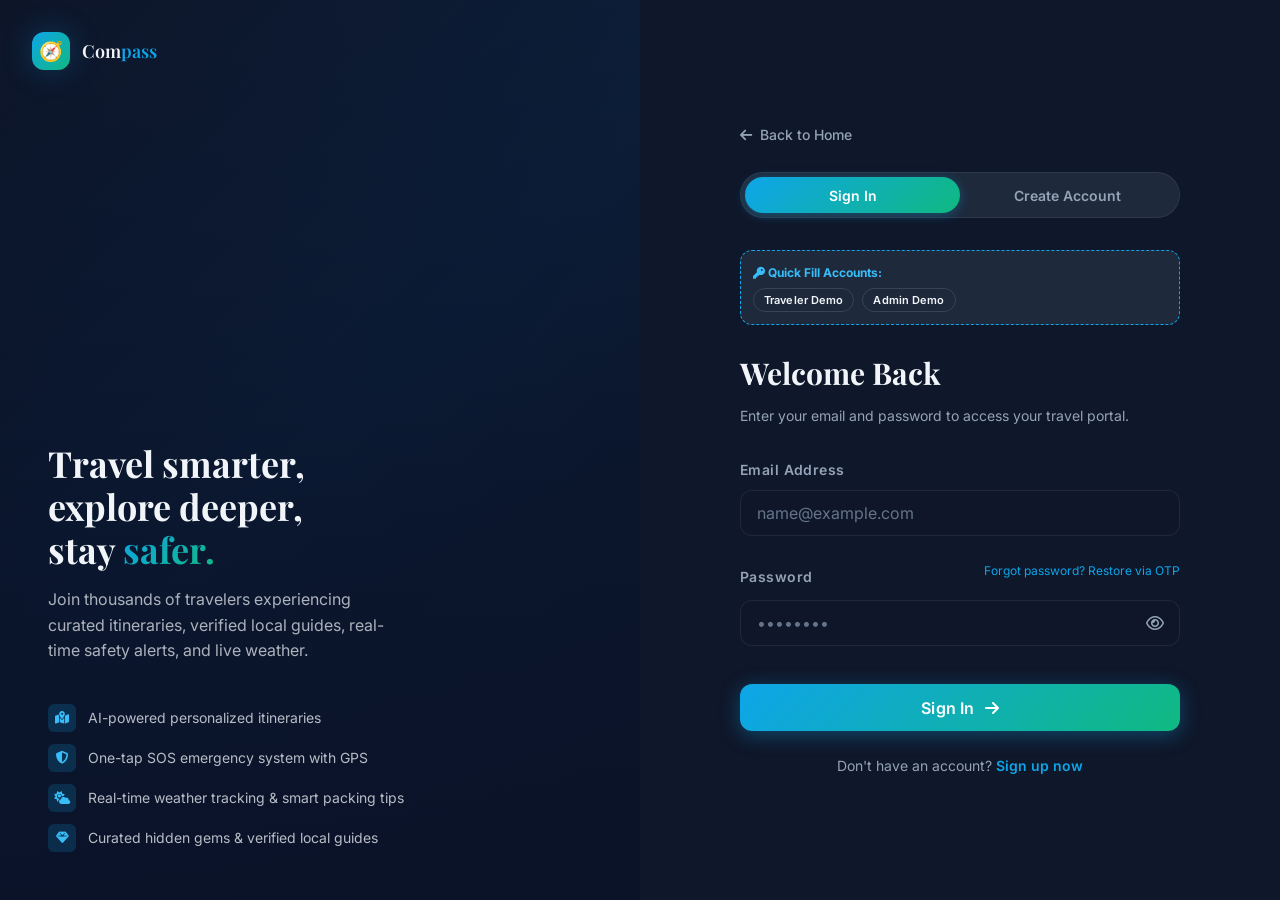
<file: frontend/admin-dashboard.html>
<!DOCTYPE html>
<html lang="en">
<head>
  <meta charset="UTF-8" />
  <meta name="viewport" content="width=device-width, initial-scale=1.0" />
  <meta name="description" content="Administration Console — Hierarchical portal for User monitoring & editing and Local Guide verification." />
  <title>Admin Portal — Compass</title>

  <!-- Favicon -->
  <link rel="icon" href="data:image/svg+xml,<svg xmlns='http://www.w3.org/2000/svg' viewBox='0 0 100 100'><text y='.9em' font-size='90'>🛡️</text></svg>" />

  <!-- Stylesheets -->
  <link rel="stylesheet" href="css/style.css" />
  <link rel="stylesheet" href="https://cdnjs.cloudflare.com/ajax/libs/font-awesome/6.5.0/css/all.min.css" />

  <!-- Instant Auth & Role Guard -->
  <script>
    if (!localStorage.getItem('st_token')) {
      sessionStorage.setItem('st_redirect_after_login', window.location.href);
      alert('🔒 Access Restricted: Please sign in as an Admin to access this dashboard.');
      window.location.href = 'login.html';
    } else {
      try {
        const u = JSON.parse(localStorage.getItem('st_user') || '{}');
        if (u.role !== 'ROLE_ADMIN') {
          alert('⛔ Access Denied: Admin privileges required to view this portal.');
          window.location.href = 'index.html';
        }
      } catch(e) {}
    }
  </script>

  <style>
    .admin-hero {
      padding: calc(var(--nav-height) + var(--space-6)) 0 var(--space-4);
      background: var(--gradient-hero);
      border-bottom: 1px solid var(--clr-border);
    }
    .hierarchy-nav-card {
      background: var(--clr-surface);
      border: 1px solid var(--clr-border-light);
      border-radius: var(--radius-xl);
      padding: var(--space-4) var(--space-6);
      display: flex;
      align-items: center;
      justify-content: space-between;
      gap: var(--space-4);
      flex-wrap: wrap;
      margin-bottom: var(--space-6);
      box-shadow: var(--shadow-sm);
    }
    .hierarchy-crumbs {
      display: flex;
      align-items: center;
      gap: var(--space-3);
      font-size: var(--text-sm);
      color: var(--clr-text-muted);
      flex-wrap: wrap;
    }
    .hierarchy-crumb-item {
      display: inline-flex;
      align-items: center;
      gap: 6px;
      padding: 4px 12px;
      border-radius: var(--radius-full);
      font-weight: 600;
      transition: var(--transition-fast);
      cursor: pointer;
      text-decoration: none;
    }
    .hierarchy-crumb-item.parent {
      background: rgba(168, 85, 247, 0.15);
      color: #c084fc;
      border: 1px solid rgba(168, 85, 247, 0.3);
    }
    .hierarchy-crumb-item.child1 {
      background: rgba(14, 165, 233, 0.15);
      color: var(--clr-primary-light);
      border: 1px solid rgba(14, 165, 233, 0.3);
    }
    .hierarchy-crumb-item.child2 {
      background: rgba(16, 185, 129, 0.15);
      color: #34d399;
      border: 1px solid rgba(16, 185, 129, 0.3);
    }
    .stats-row {
      display: grid;
      grid-template-columns: repeat(auto-fit, minmax(220px, 1fr));
      gap: var(--space-4);
      margin-bottom: var(--space-6);
    }
    .stat-card {
      background: var(--clr-surface);
      border: 1px solid var(--clr-border);
      border-radius: var(--radius-lg);
      padding: var(--space-5);
      position: relative;
    }
    .stat-card .val {
      font-size: var(--text-3xl);
      font-weight: 800;
      font-family: var(--font-heading);
      margin: 4px 0;
    }
    .admin-tabs-bar {
      display: flex;
      gap: var(--space-2);
      border-bottom: 1px solid var(--clr-border);
      margin-bottom: var(--space-6);
      overflow-x: auto;
      padding-bottom: 2px;
    }
    .admin-tab-btn {
      padding: var(--space-3) var(--space-5);
      background: none;
      border: none;
      border-bottom: 2px solid transparent;
      color: var(--clr-text-muted);
      font-size: var(--text-sm);
      font-weight: 600;
      cursor: pointer;
      display: flex;
      align-items: center;
      gap: 8px;
      white-space: nowrap;
      transition: var(--transition-fast);
    }
    .admin-tab-btn:hover {
      color: #fff;
    }
    .admin-tab-btn.active {
      color: var(--clr-primary-light);
      border-bottom-color: var(--clr-primary);
    }
    .admin-table-container {
      background: var(--clr-surface);
      border: 1px solid var(--clr-border);
      border-radius: var(--radius-lg);
      overflow-x: auto;
      margin-bottom: var(--space-8);
      box-shadow: var(--shadow-sm);
    }
    .admin-table {
      width: 100%;
      border-collapse: collapse;
      text-align: left;
      font-size: var(--text-sm);
    }
    .admin-table th {
      background: var(--clr-surface-2);
      padding: var(--space-4);
      color: var(--clr-text-muted);
      font-weight: 600;
      border-bottom: 1px solid var(--clr-border);
      white-space: nowrap;
    }
    .admin-table td {
      padding: var(--space-4);
      border-bottom: 1px solid var(--clr-border);
      vertical-align: middle;
    }
    .admin-table tr:hover td {
      background: rgba(255, 255, 255, 0.015);
    }
    .status-badge {
      display: inline-flex;
      align-items: center;
      gap: 4px;
      padding: 3px 8px;
      border-radius: var(--radius-full);
      font-size: 11px;
      font-weight: 700;
      text-transform: uppercase;
      letter-spacing: 0.3px;
    }
    .status-badge.verified   { background: rgba(16,185,129,0.2); color: #34d399; border: 1px solid rgba(16,185,129,0.4); }
    .status-badge.pending    { background: rgba(245,158,11,0.2); color: #fbbf24; border: 1px solid rgba(245,158,11,0.4); }
    .status-badge.active     { background: rgba(14,165,233,0.2); color: var(--clr-primary-light); border: 1px solid rgba(14,165,233,0.4); }
    .status-badge.suspended  { background: rgba(239,68,68,0.2); color: #f87171; border: 1px solid rgba(239,68,68,0.4); }

    /* Guide Cards Grid */
    .guides-grid {
      display: grid;
      grid-template-columns: repeat(auto-fill, minmax(320px, 1fr));
      gap: var(--space-5);
      margin-bottom: var(--space-12);
    }
    .guide-admin-card {
      background: var(--clr-surface);
      border: 1px solid var(--clr-border);
      border-radius: var(--radius-xl);
      padding: var(--space-5);
      display: flex;
      flex-direction: column;
      justify-content: space-between;
      position: relative;
      transition: var(--transition-base);
    }
    .guide-admin-card:hover {
      border-color: var(--clr-border-light);
      box-shadow: var(--shadow-md);
    }
    .guide-admin-header {
      display: flex;
      gap: var(--space-3);
      align-items: center;
      margin-bottom: var(--space-4);
    }
    .guide-admin-avatar {
      width: 60px;
      height: 60px;
      border-radius: 50%;
      object-fit: cover;
      border: 2px solid var(--clr-primary);
      flex-shrink: 0;
    }
    .modal-overlay {
      position: fixed;
      inset: 0;
      background: rgba(15, 23, 42, 0.75);
      backdrop-filter: var(--glass-blur);
      z-index: 2000;
      display: none;
      place-items: center;
      padding: var(--space-4);
      animation: fade-in 0.2s ease;
    }
    .modal-overlay.open {
      display: grid;
    }
    .modal-content {
      background: var(--clr-surface);
      border: 1px solid var(--clr-border-light);
      border-radius: var(--radius-xl);
      max-width: 580px;
      width: 100%;
      max-height: 90vh;
      overflow-y: auto;
      padding: var(--space-6);
      box-shadow: var(--shadow-lg);
    }
  </style>
</head>
<body>

  <!-- NAVBAR -->
  <nav class="navbar" id="navbar" role="navigation" aria-label="Main navigation">
    <div class="container">
      <a href="index.html" class="nav-logo" aria-label="Compass Home">
        <div class="nav-logo-icon">🧭</div>
        <span class="nav-logo-text">Com<span>pass</span></span>
      </a>
      <ul class="nav-links" role="list">
        <li><a href="index.html" class="nav-link">Home</a></li>
        <li><a href="index.html#destinations" class="nav-link">Explore</a></li>
        <li><a href="planner.html" class="nav-link">Travel Planner</a></li>
        <li><a href="weather.html" class="nav-link">Weather</a></li>
        <li><a href="emergency.html" class="nav-link">Emergency</a></li>
      </ul>
      <div class="nav-cta">
        <a href="login.html" class="btn btn-outline btn-sm" id="nav-login-btn">Login</a>
        <a href="login.html#register" class="btn btn-primary btn-sm" id="nav-register-btn">Get Started</a>
      </div>
      <button class="hamburger" id="hamburger" aria-label="Toggle mobile menu" aria-expanded="false">
        <span></span><span></span><span></span>
      </button>
    </div>
  </nav>

  <!-- Mobile nav -->
  <div class="mobile-nav" id="mobile-nav" role="menu">
    <a href="index.html" class="nav-link" role="menuitem">Home</a>
    <a href="index.html#destinations" class="nav-link" role="menuitem">Explore</a>
    <a href="planner.html" class="nav-link" role="menuitem">Travel Planner</a>
    <a href="weather.html" class="nav-link" role="menuitem">Weather</a>
    <a href="emergency.html" class="nav-link" role="menuitem">Emergency</a>
    <div style="display:flex;gap:var(--space-3);margin-top:var(--space-2);">
      <a href="login.html" class="btn btn-outline btn-sm" style="flex:1">Login</a>
      <a href="login.html#register" class="btn btn-primary btn-sm" style="flex:1">Register</a>
    </div>
  </div>

  <!-- Header -->
  <header class="admin-hero">
    <div class="container">
      <div style="display:flex; justify-content:space-between; align-items:flex-end; flex-wrap:wrap; gap:var(--space-4);">
        <div>
          <div style="display:inline-flex; align-items:center; gap:6px; padding:3px 12px; border-radius:var(--radius-full); font-size:11px; font-weight:700; background:rgba(168,85,247,0.15); color:#c084fc; border:1px solid rgba(168,85,247,0.3); margin-bottom:var(--space-2);">
            <i class="fa-solid fa-sitemap"></i> Master Management Console
          </div>
          <h1 style="font-size:clamp(var(--text-2xl), 3.5vw, var(--text-3xl)); margin:0; color:#fff;">
            Platform Administration & Hierarchy
          </h1>
          <p style="color:var(--clr-text-muted); font-size:var(--text-sm); margin-top:4px;">
            Hierarchical Governance: <strong>Admin (Parent)</strong> ➔ <strong>User Monitoring & Editing (Child 1)</strong> ➔ <strong>Guide Verification (Child 2)</strong>.
          </p>
        </div>

        <div style="display:flex; gap:var(--space-2); flex-wrap:wrap;">
          <button class="btn btn-outline btn-sm" onclick="refreshAdminData()">
            <i class="fa-solid fa-arrows-rotate"></i> Refresh Telemetry
          </button>
          <a href="profile.html" class="btn btn-primary btn-sm">
            <i class="fa-solid fa-user"></i> My Admin Profile
          </a>
        </div>
      </div>
    </div>
  </header>

  <main class="container" style="margin-top:var(--space-6);">

    <!-- Hierarchical Relationship Navigation Bar -->
    <div class="hierarchy-nav-card">
      <div>
        <div style="font-size:11px; color:var(--clr-text-muted); text-transform:uppercase; letter-spacing:0.5px; margin-bottom:4px;">
          Active Administrative Path
        </div>
        <div class="hierarchy-crumbs">
          <span class="hierarchy-crumb-item parent" onclick="switchAdminTab('overview')">
            <i class="fa-solid fa-crown"></i> Admin (Parent)
          </span>
          <i class="fa-solid fa-chevron-right" style="font-size:10px; color:var(--clr-text-faint);"></i>
          <span class="hierarchy-crumb-item child1" onclick="switchAdminTab('users')">
            <i class="fa-solid fa-users"></i> Child 1: Users
          </span>
          <i class="fa-solid fa-chevron-right" style="font-size:10px; color:var(--clr-text-faint);"></i>
          <span class="hierarchy-crumb-item child2" onclick="switchAdminTab('guides')">
            <i class="fa-solid fa-user-shield"></i> Child 2: Guides
          </span>
        </div>
      </div>

      <div style="display:flex; gap:var(--space-2); flex-wrap:wrap;">
        <button type="button" class="btn btn-outline btn-sm" onclick="openAddUserModal()" style="font-size:12px;">
          <i class="fa-solid fa-user-plus"></i> New Traveler (Child 1)
        </button>
        <button type="button" class="btn btn-primary btn-sm" onclick="openAddGuideModal()" style="font-size:12px;">
          <i class="fa-solid fa-plus"></i> New Guide (Child 2)
        </button>
      </div>
    </div>

    <!-- Telemetry Metric Cards -->
    <div class="stats-row">
      <div class="stat-card">
        <div style="font-size:12px; color:var(--clr-text-muted);"><i class="fa-solid fa-users" style="color:var(--clr-primary-light);"></i> Total Registered Travelers</div>
        <div class="val" id="stat-total-users" style="color:var(--clr-primary-light);">5</div>
        <div style="font-size:11px; color:var(--clr-text-muted);" id="stat-active-users-sub">5 Active accounts</div>
      </div>
      <div class="stat-card">
        <div style="font-size:12px; color:var(--clr-text-muted);"><i class="fa-solid fa-user-check" style="color:#34d399;"></i> Verified Local Guides</div>
        <div class="val" id="stat-verified-guides" style="color:#34d399;">7</div>
        <div style="font-size:11px; color:#34d399;" id="stat-verified-sub">Active & Bookable</div>
      </div>
      <div class="stat-card">
        <div style="font-size:12px; color:var(--clr-text-muted);"><i class="fa-solid fa-hourglass-half" style="color:#fbbf24;"></i> Pending Guide Verifications</div>
        <div class="val" id="stat-pending-guides" style="color:#fbbf24;">3</div>
        <div style="font-size:11px; color:#fbbf24;">Requires administrative audit</div>
      </div>
      <div class="stat-card">
        <div style="font-size:12px; color:var(--clr-text-muted);"><i class="fa-solid fa-triangle-exclamation" style="color:var(--clr-danger);"></i> Active Emergency Alerts</div>
        <div class="val" id="stat-active-alerts" style="color:var(--clr-danger);">2</div>
        <div style="font-size:11px; color:#f87171;">Live response dispatch queue</div>
      </div>
    </div>

    <!-- Administrative Navigation Tabs -->
    <div class="admin-tabs-bar" role="tablist">
      <button class="admin-tab-btn active" id="tab-overview" onclick="switchAdminTab('overview')">
        <i class="fa-solid fa-chart-pie"></i> Parent Overview
      </button>
      <button class="admin-tab-btn" id="tab-users" onclick="switchAdminTab('users')">
        <i class="fa-solid fa-users"></i> Child 1: User Management (<span id="tab-users-count">5</span>)
      </button>
      <button class="admin-tab-btn" id="tab-guides" onclick="switchAdminTab('guides')">
        <i class="fa-solid fa-user-shield"></i> Child 2: Guides & Verification (<span id="tab-guides-count">10</span>)
      </button>
      <button class="admin-tab-btn" id="tab-alerts" onclick="switchAdminTab('alerts')">
        <i class="fa-solid fa-truck-medical"></i> Safety Alerts Dispatch
      </button>
    </div>

    <!-- ==============================================================
         VIEW 1: PARENT OVERVIEW
         ============================================================== -->
    <section id="view-overview">
      <div style="display:grid; grid-template-columns:1.5fr 1fr; gap:var(--space-6); margin-bottom:var(--space-8);">
        
        <!-- Destination Readiness Breakdown -->
        <div class="stat-card">
          <h3 style="font-size:var(--text-lg); color:#fff; margin-bottom:var(--space-4); display:flex; align-items:center; gap:8px;">
            <i class="fa-solid fa-map-location-dot" style="color:var(--clr-primary-light);"></i> Destination Safety & Guide Readiness
          </h3>
          <div style="display:grid; grid-template-columns:repeat(auto-fit, minmax(180px, 1fr)); gap:var(--space-3);">
            <div style="background:var(--clr-surface-2); padding:var(--space-3); border-radius:var(--radius-md); border-left:3px solid var(--clr-primary);">
              <strong style="color:#fff;">Ooty, TN</strong>
              <div style="font-size:11px; color:var(--clr-text-muted); margin-top:2px;">2 Verified Guides • 4 Patrols</div>
            </div>
            <div style="background:var(--clr-surface-2); padding:var(--space-3); border-radius:var(--radius-md); border-left:3px solid var(--clr-accent);">
              <strong style="color:#fff;">Kodaikanal, TN</strong>
              <div style="font-size:11px; color:var(--clr-text-muted); margin-top:2px;">1 Verified, 1 Pending • 3 Patrols</div>
            </div>
            <div style="background:var(--clr-surface-2); padding:var(--space-3); border-radius:var(--radius-md); border-left:3px solid #10b981;">
              <strong style="color:#fff;">Munnar, KL</strong>
              <div style="font-size:11px; color:var(--clr-text-muted); margin-top:2px;">1 Verified, 1 Pending • 5 Patrols</div>
            </div>
            <div style="background:var(--clr-surface-2); padding:var(--space-3); border-radius:var(--radius-md); border-left:3px solid #a855f7;">
              <strong style="color:#fff;">Mysore, KA</strong>
              <div style="font-size:11px; color:var(--clr-text-muted); margin-top:2px;">2 Verified Guides • 6 Patrols</div>
            </div>
            <div style="background:var(--clr-surface-2); padding:var(--space-3); border-radius:var(--radius-md); border-left:3px solid #f59e0b;">
              <strong style="color:#fff;">Coimbatore, TN</strong>
              <div style="font-size:11px; color:var(--clr-text-muted); margin-top:2px;">1 Pending Guide • 4 Patrols</div>
            </div>
            <div style="background:var(--clr-surface-2); padding:var(--space-3); border-radius:var(--radius-md); border-left:3px solid #ec4899;">
              <strong style="color:#fff;">Chennai, TN</strong>
              <div style="font-size:11px; color:var(--clr-text-muted); margin-top:2px;">1 Verified Guide • 8 Patrols</div>
            </div>
          </div>
        </div>

        <!-- Quick Jump & Management Shortcuts -->
        <div class="stat-card" style="display:flex; flex-direction:column; justify-content:space-between;">
          <div>
            <h3 style="font-size:var(--text-lg); color:#fff; margin-bottom:var(--space-3); display:flex; align-items:center; gap:8px;">
              <i class="fa-solid fa-bolt" style="color:#fbbf24;"></i> Quick Actions
            </h3>
            <p style="font-size:var(--text-xs); color:var(--clr-text-muted); margin-bottom:var(--space-4);">
              Direct shortcuts to manage Child 1 (User accounts) and Child 2 (Guide verification).
            </p>
          </div>
          <div style="display:flex; flex-direction:column; gap:var(--space-2);">
            <button class="btn btn-outline btn-sm" onclick="switchAdminTab('users')" style="justify-content:flex-start; gap:8px;">
              <i class="fa-solid fa-users" style="color:var(--clr-primary-light);"></i> View & Edit Registered Users
            </button>
            <button class="btn btn-outline btn-sm" onclick="switchAdminTab('guides'); filterGuidesStatus('PENDING');" style="justify-content:flex-start; gap:8px; border-color:rgba(245,158,11,0.3); color:#fbbf24;">
              <i class="fa-solid fa-user-clock"></i> Review 3 Pending Guide Verifications
            </button>
            <button class="btn btn-outline btn-sm" onclick="switchAdminTab('alerts')" style="justify-content:flex-start; gap:8px; border-color:rgba(239,68,68,0.3); color:#f87171;">
              <i class="fa-solid fa-truck-medical"></i> Inspect Active Emergency Alerts
            </button>
          </div>
        </div>

      </div>
    </section>

    <!-- ==============================================================
         VIEW 2: CHILD 1 — USER MANAGEMENT
         ============================================================== -->
    <section id="view-users" style="display:none;">
      
      <!-- Filter and Action Bar -->
      <div style="display:flex; justify-content:space-between; align-items:center; flex-wrap:wrap; gap:var(--space-3); margin-bottom:var(--space-4);">
        <div>
          <h2 style="font-size:var(--text-xl); color:#fff; margin:0 0 2px;">
            <i class="fa-solid fa-users" style="color:var(--clr-primary-light);"></i> Child 1: Registered Users & Traveler Profiles
          </h2>
          <p style="font-size:var(--text-xs); color:var(--clr-text-muted); margin:0;">
            Monitor all user accounts, check their last travel status (or null), and update profile details.
          </p>
        </div>

        <div style="display:flex; gap:var(--space-2); flex-wrap:wrap;">
          <input type="text" id="input-search-users" class="form-input" placeholder="Search by name, email, city..." style="width:240px; padding:6px 12px; font-size:12px;" />
          <select id="select-filter-role" class="form-input" style="width:140px; padding:6px 10px; font-size:12px; background:var(--clr-surface-2);">
            <option value="ALL">All Roles</option>
            <option value="ROLE_USER">Travelers (User)</option>
            <option value="ROLE_ADMIN">Administrators</option>
          </select>
          <button type="button" class="btn btn-primary btn-sm" onclick="openAddUserModal()">
            <i class="fa-solid fa-user-plus"></i> Add User
          </button>
        </div>
      </div>

      <!-- Users Table -->
      <div class="admin-table-container">
        <table class="admin-table">
          <thead>
            <tr>
              <th>Traveler</th>
              <th>Contact & Base</th>
              <th>Travel Style</th>
              <th>Role</th>
              <th>Status</th>
              <th>Last Travel Journey</th>
              <th>Actions</th>
            </tr>
          </thead>
          <tbody id="users-tbody">
            <!-- Rendered by JS -->
          </tbody>
        </table>
      </div>

    </section>

    <!-- ==============================================================
         VIEW 3: CHILD 2 — GUIDES MANAGEMENT & VERIFICATION
         ============================================================== -->
    <section id="view-guides" style="display:none;">
      
      <!-- Filter and Action Bar -->
      <div style="display:flex; justify-content:space-between; align-items:center; flex-wrap:wrap; gap:var(--space-3); margin-bottom:var(--space-4);">
        <div>
          <h2 style="font-size:var(--text-xl); color:#fff; margin:0 0 2px;">
            <i class="fa-solid fa-user-shield" style="color:#34d399;"></i> Child 2: Local Guides & Verification Desk
          </h2>
          <p style="font-size:var(--text-xs); color:var(--clr-text-muted); margin:0;">
            Review guide credentials, experience, daily fee, and verify local experts to keep travelers safe.
          </p>
        </div>

        <div style="display:flex; gap:var(--space-2); flex-wrap:wrap;">
          <select id="select-guide-dest" class="form-input" style="width:160px; padding:6px 10px; font-size:12px; background:var(--clr-surface-2);" onchange="renderGuidesList()">
            <option value="ALL">All Destinations</option>
            <option value="Ooty">Ooty, TN</option>
            <option value="Kodaikanal">Kodaikanal, TN</option>
            <option value="Munnar">Munnar, KL</option>
            <option value="Mysore">Mysore, KA</option>
            <option value="Coimbatore">Coimbatore, TN</option>
            <option value="Chennai">Chennai, TN</option>
          </select>
          <select id="select-guide-status" class="form-input" style="width:160px; padding:6px 10px; font-size:12px; background:var(--clr-surface-2);" onchange="renderGuidesList()">
            <option value="ALL">All Statuses</option>
            <option value="VERIFIED">Verified Guides</option>
            <option value="PENDING">Pending Verification</option>
          </select>
          <button type="button" class="btn btn-primary btn-sm" onclick="openAddGuideModal()">
            <i class="fa-solid fa-plus"></i> Add Guide
          </button>
        </div>
      </div>

      <!-- Guides Cards Grid -->
      <div class="guides-grid" id="guides-grid-container">
        <!-- Rendered by JS -->
      </div>

    </section>

    <!-- ==============================================================
         VIEW 4: SAFETY & ALERTS DISPATCH
         ============================================================== -->
    <section id="view-alerts" style="display:none;">
      
      <div style="display:flex; justify-content:space-between; align-items:center; margin-bottom:var(--space-4); flex-wrap:wrap; gap:var(--space-2);">
        <div>
          <h2 style="font-size:var(--text-xl); color:#fff; margin:0 0 2px;">
            <i class="fa-solid fa-tower-broadcast" style="color:var(--clr-danger);"></i> Live Emergency Dispatch Queue
          </h2>
          <p style="font-size:var(--text-xs); color:var(--clr-text-muted); margin:0;">
            Immediate responder routing for travelers in distress.
          </p>
        </div>
        <button class="btn btn-primary btn-sm" onclick="renderAlertsTable(); Toast.info('Alerts queue refreshed.');">
          <i class="fa-solid fa-rotate"></i> Refresh Alerts
        </button>
      </div>

      <div class="admin-table-container">
        <table class="admin-table">
          <thead>
            <tr>
              <th>ID</th>
              <th>Traveler</th>
              <th>Type / Severity</th>
              <th>Location</th>
              <th>Status</th>
              <th>Logged At</th>
              <th>Action</th>
            </tr>
          </thead>
          <tbody id="alerts-tbody">
            <!-- Rendered by JS -->
          </tbody>
        </table>
      </div>

    </section>

  </main>

  <!-- ================= EDIT USER MODAL (CHILD 1) ================= -->
  <div class="modal-overlay" id="modal-edit-user" role="dialog" aria-modal="true" aria-labelledby="modal-edit-user-title">
    <div class="modal-content">
      <div style="display:flex; justify-content:space-between; align-items:center; margin-bottom:var(--space-4); border-bottom:1px solid var(--clr-border); padding-bottom:var(--space-3);">
        <h3 id="modal-edit-user-title" style="font-size:var(--text-lg); color:#fff; margin:0;">
          <i class="fa-solid fa-user-pen" style="color:var(--clr-primary-light);"></i> Admin: Edit User Details
        </h3>
        <button type="button" onclick="closeEditUserModal()" style="background:none; border:none; color:var(--clr-text-muted); font-size:1.4rem; cursor:pointer;">✕</button>
      </div>

      <form id="form-edit-user">
        <input type="hidden" id="edit-user-original-email" />
        
        <div style="display:grid; grid-template-columns:1fr 1fr; gap:var(--space-3); margin-bottom:var(--space-3);">
          <div class="form-group">
            <label class="form-label">Full Name</label>
            <input type="text" id="edit-user-fullname" class="form-input" required />
          </div>
          <div class="form-group">
            <label class="form-label">Email Address</label>
            <input type="email" id="edit-user-email" class="form-input" readonly style="opacity:0.7; cursor:not-allowed;" title="Email cannot be changed" />
          </div>
        </div>

        <div style="display:grid; grid-template-columns:1fr 1fr; gap:var(--space-3); margin-bottom:var(--space-3);">
          <div class="form-group">
            <label class="form-label">Phone Number</label>
            <input type="text" id="edit-user-phone" class="form-input" required />
          </div>
          <div class="form-group">
            <label class="form-label">Home City / Base</label>
            <input type="text" id="edit-user-city" class="form-input" required />
          </div>
        </div>

        <div style="display:grid; grid-template-columns:1fr 1fr; gap:var(--space-3); margin-bottom:var(--space-3);">
          <div class="form-group">
            <label class="form-label">Travel Style</label>
            <select id="edit-user-style" class="form-input" style="background:var(--clr-surface-2);">
              <option value="Moderate Explorer">Moderate Explorer</option>
              <option value="Luxury / Premium">Luxury / Premium</option>
              <option value="Budget / Backpacker">Budget / Backpacker</option>
              <option value="Adventure & Trekking">Adventure & Trekking</option>
              <option value="Family Vacations">Family Vacations</option>
            </select>
          </div>
          <div class="form-group">
            <label class="form-label">Emergency Contact</label>
            <input type="text" id="edit-user-emergency" class="form-input" />
          </div>
        </div>

        <div style="display:grid; grid-template-columns:1fr 1fr; gap:var(--space-3); margin-bottom:var(--space-3);">
          <div class="form-group">
            <label class="form-label">Role</label>
            <select id="edit-user-role" class="form-input" style="background:var(--clr-surface-2);">
              <option value="ROLE_USER">Traveler (ROLE_USER)</option>
              <option value="ROLE_ADMIN">Administrator (ROLE_ADMIN)</option>
            </select>
          </div>
          <div class="form-group">
            <label class="form-label">Status</label>
            <select id="edit-user-status" class="form-input" style="background:var(--clr-surface-2);">
              <option value="ACTIVE">ACTIVE</option>
              <option value="SUSPENDED">SUSPENDED</option>
            </select>
          </div>
        </div>

        <div class="form-group" style="margin-bottom:var(--space-3);">
          <label class="form-label">Last Travel Destination</label>
          <input type="text" id="edit-user-lasttravel" class="form-input" placeholder="e.g. Munnar (Aug 2024) or leave empty for null" />
          <small style="color:var(--clr-text-faint); font-size:11px;">Leave empty to test/set the user's last travel to null</small>
        </div>

        <div class="form-group" style="margin-bottom:var(--space-5);">
          <label class="form-label">Traveler Bio / Motto</label>
          <textarea id="edit-user-bio" class="form-input" rows="2"></textarea>
        </div>

        <div style="display:flex; justify-content:flex-end; gap:var(--space-3);">
          <button type="button" class="btn btn-outline btn-sm" onclick="closeEditUserModal()">Cancel</button>
          <button type="submit" class="btn btn-primary btn-sm">
            <i class="fa-solid fa-floppy-disk"></i> Update Traveler Profile
          </button>
        </div>
      </form>
    </div>
  </div>

  <!-- ================= ADD USER MODAL (CHILD 1) ================= -->
  <div class="modal-overlay" id="modal-add-user" role="dialog" aria-modal="true" aria-labelledby="modal-add-user-title">
    <div class="modal-content">
      <div style="display:flex; justify-content:space-between; align-items:center; margin-bottom:var(--space-4); border-bottom:1px solid var(--clr-border); padding-bottom:var(--space-3);">
        <h3 id="modal-add-user-title" style="font-size:var(--text-lg); color:#fff; margin:0;">
          <i class="fa-solid fa-user-plus" style="color:var(--clr-primary-light);"></i> Register New Traveler (Child 1)
        </h3>
        <button type="button" onclick="closeAddUserModal()" style="background:none; border:none; color:var(--clr-text-muted); font-size:1.4rem; cursor:pointer;">✕</button>
      </div>

      <form id="form-add-user">
        <div style="display:grid; grid-template-columns:1fr 1fr; gap:var(--space-3); margin-bottom:var(--space-3);">
          <div class="form-group">
            <label class="form-label">Full Name</label>
            <input type="text" id="add-user-fullname" class="form-input" placeholder="e.g. Ramesh Kumar" required />
          </div>
          <div class="form-group">
            <label class="form-label">Email Address</label>
            <input type="email" id="add-user-email" class="form-input" placeholder="traveler@example.com" required />
          </div>
        </div>

        <div style="display:grid; grid-template-columns:1fr 1fr; gap:var(--space-3); margin-bottom:var(--space-3);">
          <div class="form-group">
            <label class="form-label">Phone Number</label>
            <input type="text" id="add-user-phone" class="form-input" placeholder="+91 98765 00000" required />
          </div>
          <div class="form-group">
            <label class="form-label">Home City</label>
            <input type="text" id="add-user-city" class="form-input" placeholder="e.g. Bengaluru" required />
          </div>
        </div>

        <div style="display:grid; grid-template-columns:1fr 1fr; gap:var(--space-3); margin-bottom:var(--space-4);">
          <div class="form-group">
            <label class="form-label">Role</label>
            <select id="add-user-role" class="form-input" style="background:var(--clr-surface-2);">
              <option value="ROLE_USER">Traveler (ROLE_USER)</option>
              <option value="ROLE_ADMIN">Administrator (ROLE_ADMIN)</option>
            </select>
          </div>
          <div class="form-group">
            <label class="form-label">Initial Travel History</label>
            <input type="text" id="add-user-lasttravel" class="form-input" placeholder="Leave empty for null" />
          </div>
        </div>

        <div style="display:flex; justify-content:flex-end; gap:var(--space-3);">
          <button type="button" class="btn btn-outline btn-sm" onclick="closeAddUserModal()">Cancel</button>
          <button type="submit" class="btn btn-primary btn-sm">
            <i class="fa-solid fa-check"></i> Register User
          </button>
        </div>
      </form>
    </div>
  </div>

  <!-- ================= EDIT GUIDE MODAL (CHILD 2) ================= -->
  <div class="modal-overlay" id="modal-edit-guide" role="dialog" aria-modal="true" aria-labelledby="modal-edit-guide-title">
    <div class="modal-content">
      <div style="display:flex; justify-content:space-between; align-items:center; margin-bottom:var(--space-4); border-bottom:1px solid var(--clr-border); padding-bottom:var(--space-3);">
        <h3 id="modal-edit-guide-title" style="font-size:var(--text-lg); color:#fff; margin:0;">
          <i class="fa-solid fa-user-pen" style="color:#34d399;"></i> Edit Guide Details (Child 2)
        </h3>
        <button type="button" onclick="closeEditGuideModal()" style="background:none; border:none; color:var(--clr-text-muted); font-size:1.4rem; cursor:pointer;">✕</button>
      </div>

      <form id="form-edit-guide">
        <input type="hidden" id="edit-guide-id" />

        <div style="display:grid; grid-template-columns:1.5fr 1fr; gap:var(--space-3); margin-bottom:var(--space-3);">
          <div class="form-group">
            <label class="form-label">Guide Full Name</label>
            <input type="text" id="edit-guide-name" class="form-input" required />
          </div>
          <div class="form-group">
            <label class="form-label">Destination</label>
            <select id="edit-guide-dest" class="form-input" style="background:var(--clr-surface-2);">
              <option value="Ooty">Ooty</option>
              <option value="Kodaikanal">Kodaikanal</option>
              <option value="Munnar">Munnar</option>
              <option value="Mysore">Mysore</option>
              <option value="Coimbatore">Coimbatore</option>
              <option value="Chennai">Chennai</option>
            </select>
          </div>
        </div>

        <div style="display:grid; grid-template-columns:1fr 1fr; gap:var(--space-3); margin-bottom:var(--space-3);">
          <div class="form-group">
            <label class="form-label">Experience (Years)</label>
            <input type="number" id="edit-guide-exp" class="form-input" min="1" max="40" required />
          </div>
          <div class="form-group">
            <label class="form-label">Daily Fee (INR)</label>
            <input type="text" id="edit-guide-fee" class="form-input" placeholder="e.g. ₹1,200/day" required />
          </div>
        </div>

        <div style="display:grid; grid-template-columns:1fr 1fr; gap:var(--space-3); margin-bottom:var(--space-3);">
          <div class="form-group">
            <label class="form-label">Languages Spoken</label>
            <input type="text" id="edit-guide-lang" class="form-input" placeholder="e.g. Tamil, English, Hindi" required />
          </div>
          <div class="form-group">
            <label class="form-label">Contact Phone</label>
            <input type="text" id="edit-guide-phone" class="form-input" placeholder="+91 94432 00000" required />
          </div>
        </div>

        <div class="form-group" style="margin-bottom:var(--space-3);">
          <label class="form-label">Specialization / Core Expertise</label>
          <input type="text" id="edit-guide-spec" class="form-input" placeholder="e.g. High Altitude Treks & Tea Estates" required />
        </div>

        <div class="form-group" style="margin-bottom:var(--space-5);">
          <label class="form-label">Guide Bio / Summary</label>
          <textarea id="edit-guide-bio" class="form-input" rows="2" required></textarea>
        </div>

        <div style="display:flex; justify-content:flex-end; gap:var(--space-3);">
          <button type="button" class="btn btn-outline btn-sm" onclick="closeEditGuideModal()">Cancel</button>
          <button type="submit" class="btn btn-primary btn-sm">
            <i class="fa-solid fa-floppy-disk"></i> Save Guide Information
          </button>
        </div>
      </form>
    </div>
  </div>

  <!-- ================= ADD GUIDE MODAL (CHILD 2) ================= -->
  <div class="modal-overlay" id="modal-add-guide" role="dialog" aria-modal="true" aria-labelledby="modal-add-guide-title">
    <div class="modal-content">
      <div style="display:flex; justify-content:space-between; align-items:center; margin-bottom:var(--space-4); border-bottom:1px solid var(--clr-border); padding-bottom:var(--space-3);">
        <h3 id="modal-add-guide-title" style="font-size:var(--text-lg); color:#fff; margin:0;">
          <i class="fa-solid fa-plus" style="color:#34d399;"></i> Onboard New Local Guide (Child 2)
        </h3>
        <button type="button" onclick="closeAddGuideModal()" style="background:none; border:none; color:var(--clr-text-muted); font-size:1.4rem; cursor:pointer;">✕</button>
      </div>

      <form id="form-add-guide">
        <div style="display:grid; grid-template-columns:1.5fr 1fr; gap:var(--space-3); margin-bottom:var(--space-3);">
          <div class="form-group">
            <label class="form-label">Guide Full Name</label>
            <input type="text" id="add-guide-name" class="form-input" placeholder="e.g. Selvam Murugan" required />
          </div>
          <div class="form-group">
            <label class="form-label">Destination</label>
            <select id="add-guide-dest" class="form-input" style="background:var(--clr-surface-2);">
              <option value="Ooty">Ooty</option>
              <option value="Kodaikanal">Kodaikanal</option>
              <option value="Munnar">Munnar</option>
              <option value="Mysore">Mysore</option>
              <option value="Coimbatore">Coimbatore</option>
              <option value="Chennai">Chennai</option>
            </select>
          </div>
        </div>

        <div style="display:grid; grid-template-columns:1fr 1fr; gap:var(--space-3); margin-bottom:var(--space-3);">
          <div class="form-group">
            <label class="form-label">Experience (Years)</label>
            <input type="number" id="add-guide-exp" class="form-input" value="4" min="1" max="40" required />
          </div>
          <div class="form-group">
            <label class="form-label">Daily Fee (INR)</label>
            <input type="text" id="add-guide-fee" class="form-input" placeholder="e.g. ₹1,200/day" required />
          </div>
        </div>

        <div style="display:grid; grid-template-columns:1fr 1fr; gap:var(--space-3); margin-bottom:var(--space-3);">
          <div class="form-group">
            <label class="form-label">Languages Spoken</label>
            <input type="text" id="add-guide-lang" class="form-input" placeholder="e.g. Tamil, English" required />
          </div>
          <div class="form-group">
            <label class="form-label">Contact Phone</label>
            <input type="text" id="add-guide-phone" class="form-input" placeholder="+91 94432 11223" required />
          </div>
        </div>

        <div class="form-group" style="margin-bottom:var(--space-3);">
          <label class="form-label">Specialization</label>
          <input type="text" id="add-guide-spec" class="form-input" placeholder="e.g. Waterfall Treks, Tea Estates" required />
        </div>

        <div class="form-group" style="margin-bottom:var(--space-4);">
          <label class="form-label">Initial Verification Status</label>
          <select id="add-guide-verified" class="form-input" style="background:var(--clr-surface-2);">
            <option value="true">Verified (Grant Green Badge Immediately)</option>
            <option value="false">Pending Verification (Audit Required)</option>
          </select>
        </div>

        <div style="display:flex; justify-content:flex-end; gap:var(--space-3);">
          <button type="button" class="btn btn-outline btn-sm" onclick="closeAddGuideModal()">Cancel</button>
          <button type="submit" class="btn btn-primary btn-sm">
            <i class="fa-solid fa-check"></i> Onboard Guide
          </button>
        </div>
      </form>
    </div>
  </div>

  <!-- FOOTER -->
  <footer class="footer" role="contentinfo">
    <div class="container">
      <div class="footer-grid">
        <div class="footer-brand">
          <a href="index.html" class="nav-logo">
            <div class="nav-logo-icon">🧭</div>
            <span class="nav-logo-text">Com<span>pass</span></span>
          </a>
          <p>India's most complete travel companion — smart planning, verified guides, live weather, and instant emergency assistance for every journey.</p>
        </div>
        <div class="footer-col">
          <h4>Explore</h4>
          <nav class="footer-links">
            <a href="index.html#destinations" class="footer-link">Popular Destinations</a>
            <a href="planner.html" class="footer-link">Travel Planner</a>
            <a href="weather.html" class="footer-link">Live Weather</a>
          </nav>
        </div>
        <div class="footer-col">
          <h4>Support & Admin</h4>
          <nav class="footer-links">
            <a href="emergency.html" class="footer-link">Emergency Help</a>
            <a href="admin-dashboard.html" class="footer-link">Admin Dashboard</a>
            <a href="profile.html" class="footer-link">Traveler Profile</a>
          </nav>
        </div>
      </div>
      <div class="footer-bottom">
        <p>© 2024 Compass. Built for safer, smarter travel across India.</p>
        <p style="color:var(--clr-primary);font-weight:600;"><i class="fa-solid fa-shield-halved"></i> Emergency: Dial 112</p>
      </div>
    </div>
  </footer>

  <div class="toast-container" id="toast-container" aria-live="polite"></div>

  <!-- Scripts -->
  <script src="js/main.js"></script>
  <script>
    // Live Alerts Data
    let ALERTS_DATA = [
      { id: 'ALT-1082', traveler: 'Rahul Sharma', phone: '+91 98765 43210', type: 'MEDICAL', severity: 'HIGH', loc: 'Doddabetta Peak Trail, Ooty', status: 'PENDING', time: '12 mins ago' },
      { id: 'ALT-1081', traveler: 'Priya N.', phone: '+91 94432 99881', type: 'LOST', severity: 'MEDIUM', loc: 'Pine Forest, Kodaikanal', status: 'IN_PROGRESS', time: '34 mins ago' },
      { id: 'ALT-1080', traveler: 'Amit Patel', phone: '+91 98201 11223', type: 'ACCIDENT', severity: 'CRITICAL', loc: 'Mattupetty Road, Munnar', status: 'RESOLVED', time: '2 hours ago' },
      { id: 'ALT-1079', traveler: 'Sunita Rao', phone: '+91 97412 33445', type: 'POLICE', severity: 'LOW', loc: 'Devaraja Market, Mysore', status: 'RESOLVED', time: '4 hours ago' }
    ];

    // 1. Navigation & Tab Switching
    function switchAdminTab(tabName) {
      document.querySelectorAll('.admin-tab-btn').forEach(btn => btn.classList.remove('active'));
      document.querySelectorAll('main > section').forEach(sec => sec.style.display = 'none');

      const targetBtn = document.getElementById(`tab-${tabName}`);
      const targetView = document.getElementById(`view-${tabName}`);

      if (targetBtn) targetBtn.classList.add('active');
      if (targetView) targetView.style.display = 'block';

      if (tabName === 'users') renderUsersTable();
      if (tabName === 'guides') renderGuidesList();
      if (tabName === 'alerts') renderAlertsTable();
    }

    // 2. Refresh Metric Counters across Parent, Child 1, Child 2
    function refreshMetrics() {
      const users = AdminUserStore.getAllUsers();
      const guides = GuidesStore.getAll();
      const activeAlerts = ALERTS_DATA.filter(a => a.status !== 'RESOLVED').length;

      const verifiedGuidesCount = guides.filter(g => g.isVerified).length;
      const pendingGuidesCount = guides.filter(g => !g.isVerified).length;

      document.getElementById('stat-total-users').textContent = users.length;
      document.getElementById('stat-active-users-sub').textContent = `${users.filter(u => u.status === 'ACTIVE').length} Active accounts`;
      document.getElementById('tab-users-count').textContent = users.length;

      document.getElementById('stat-verified-guides').textContent = verifiedGuidesCount;
      document.getElementById('stat-pending-guides').textContent = pendingGuidesCount;
      document.getElementById('tab-guides-count').textContent = guides.length;

      document.getElementById('stat-active-alerts').textContent = activeAlerts;
    }

    function refreshAdminData() {
      refreshMetrics();
      renderUsersTable();
      renderGuidesList();
      renderAlertsTable();
      Toast.success('Admin telemetry refreshed successfully!');
    }

    // ==============================================================
    // CHILD 1: USER MANAGEMENT LOGIC
    // ==============================================================
    function renderUsersTable() {
      const tbody = document.getElementById('users-tbody');
      if (!tbody) return;

      const search = (document.getElementById('input-search-users')?.value || '').toLowerCase().trim();
      const roleFilter = document.getElementById('select-filter-role')?.value || 'ALL';

      let users = AdminUserStore.getAllUsers();

      if (roleFilter !== 'ALL') {
        users = users.filter(u => u.role === roleFilter);
      }

      if (search) {
        users = users.filter(u => 
          (u.fullName || '').toLowerCase().includes(search) ||
          (u.email || '').toLowerCase().includes(search) ||
          (u.homeCity || '').toLowerCase().includes(search) ||
          (u.phone || '').toLowerCase().includes(search)
        );
      }

      tbody.innerHTML = '';

      if (!users.length) {
        tbody.innerHTML = `
          <tr>
            <td colspan="7" style="text-align:center; padding:var(--space-8); color:var(--clr-text-muted);">
              No travelers found matching your criteria.
            </td>
          </tr>
        `;
        return;
      }

      users.forEach(user => {
        const isImageAvatar = user.avatar && (user.avatar.startsWith('http') || user.avatar.startsWith('data:image'));
        const avatarHtml = isImageAvatar
          ? `<img src="${user.avatar}" alt="${user.fullName}" style="width:36px; height:36px; border-radius:50%; object-fit:cover; border:1px solid var(--clr-primary);" />`
          : `<div style="width:36px; height:36px; border-radius:50%; background:var(--clr-surface-2); display:flex; align-items:center; justify-content:center; font-size:18px; border:1px solid var(--clr-border);">${user.avatar || '🧭'}</div>`;

        // Explicit null check for Last Travel!
        let lastTravelHtml = '';
        if (user.lastTravel) {
          lastTravelHtml = `
            <div style="font-weight:600; color:#fff;">📍 ${user.lastTravel}</div>
            <div style="font-size:11px; color:var(--clr-text-muted);">Recorded Journey</div>
          `;
        } else {
          lastTravelHtml = `
            <span class="badge-pill" style="background:rgba(239, 68, 68, 0.15); color:#fca5a5; border-color:rgba(239, 68, 68, 0.3);">
              <i class="fa-solid fa-ban"></i> null (None Yet)
            </span>
          `;
        }

        const tr = document.createElement('tr');
        tr.innerHTML = `
          <td>
            <div style="display:flex; align-items:center; gap:var(--space-3);">
              ${avatarHtml}
              <div>
                <strong style="color:#fff; display:block;">${user.fullName}</strong>
                <span style="font-size:11px; color:var(--clr-text-muted);">Member since ${user.joinedDate || '2024'}</span>
              </div>
            </div>
          </td>
          <td>
            <div style="color:var(--clr-text); font-weight:500;">${user.email}</div>
            <div style="font-size:11px; color:var(--clr-text-muted);"><i class="fa-solid fa-phone" style="font-size:9px;"></i> ${user.phone || '—'} • ${user.homeCity || '—'}</div>
          </td>
          <td>
            <span class="badge-pill" style="font-size:11px; background:rgba(14,165,233,0.12); color:var(--clr-primary-light);">
              ${user.travelStyle || 'Moderate Explorer'}
            </span>
          </td>
          <td>
            <span style="font-size:11px; font-weight:700; color:${user.role === 'ROLE_ADMIN' ? '#c084fc' : 'var(--clr-text-muted)'};">
              ${user.role === 'ROLE_ADMIN' ? '🛡️ ADMIN' : '👤 USER'}
            </span>
          </td>
          <td>
            <span class="status-badge ${user.status === 'ACTIVE' ? 'active' : 'suspended'}">
              ${user.status || 'ACTIVE'}
            </span>
          </td>
          <td>
            ${lastTravelHtml}
          </td>
          <td>
            <div style="display:flex; gap:6px;">
              <button class="btn btn-outline btn-sm" onclick="openEditUserModal('${user.email}')" style="padding:4px 8px; font-size:11px;" title="Edit details">
                <i class="fa-solid fa-user-pen"></i> Edit
              </button>
              <button class="btn btn-outline btn-sm" onclick="toggleUserStatus('${user.email}')" style="padding:4px 8px; font-size:11px; color:#fbbf24; border-color:rgba(245,158,11,0.3);" title="Toggle active/suspended">
                <i class="fa-solid fa-power-off"></i>
              </button>
            </div>
          </td>
        `;
        tbody.appendChild(tr);
      });
    }

    function toggleUserStatus(email) {
      const user = AdminUserStore.getUserByEmail(email);
      if (!user) return;
      const newStatus = user.status === 'ACTIVE' ? 'SUSPENDED' : 'ACTIVE';
      AdminUserStore.updateUser(email, { status: newStatus });
      renderUsersTable();
      refreshMetrics();
      Toast.info(`User ${user.fullName} marked as ${newStatus}`);
    }

    // Edit User Modal Handlers
    function openEditUserModal(email) {
      const user = AdminUserStore.getUserByEmail(email);
      if (!user) return;

      document.getElementById('edit-user-original-email').value = user.email;
      document.getElementById('edit-user-fullname').value = user.fullName || '';
      document.getElementById('edit-user-email').value = user.email || '';
      document.getElementById('edit-user-phone').value = user.phone || '';
      document.getElementById('edit-user-city').value = user.homeCity || '';
      document.getElementById('edit-user-style').value = user.travelStyle || 'Moderate Explorer';
      document.getElementById('edit-user-emergency').value = user.emergencyContact || '';
      document.getElementById('edit-user-role').value = user.role || 'ROLE_USER';
      document.getElementById('edit-user-status').value = user.status || 'ACTIVE';
      document.getElementById('edit-user-lasttravel').value = user.lastTravel || '';
      document.getElementById('edit-user-bio').value = user.bio || '';

      document.getElementById('modal-edit-user').classList.add('open');
    }

    function closeEditUserModal() {
      document.getElementById('modal-edit-user').classList.remove('open');
    }

    document.getElementById('form-edit-user')?.addEventListener('submit', (e) => {
      e.preventDefault();
      const email = document.getElementById('edit-user-original-email').value;
      const fullName = document.getElementById('edit-user-fullname').value.trim();
      const phone = document.getElementById('edit-user-phone').value.trim();
      const homeCity = document.getElementById('edit-user-city').value.trim();
      const travelStyle = document.getElementById('edit-user-style').value;
      const emergencyContact = document.getElementById('edit-user-emergency').value.trim();
      const role = document.getElementById('edit-user-role').value;
      const status = document.getElementById('edit-user-status').value;
      const lastTravelInput = document.getElementById('edit-user-lasttravel').value.trim();
      const bio = document.getElementById('edit-user-bio').value.trim();

      const lastTravel = lastTravelInput ? lastTravelInput : null; // converts empty string to null

      AdminUserStore.updateUser(email, {
        fullName, phone, homeCity, travelStyle, emergencyContact, role, status, lastTravel, bio
      });

      renderUsersTable();
      refreshMetrics();
      closeEditUserModal();
      Toast.success(`User details for ${fullName} updated successfully!`);
    });

    // Add User Modal Handlers
    function openAddUserModal() {
      document.getElementById('form-add-user')?.reset();
      document.getElementById('modal-add-user').classList.add('open');
    }

    function closeAddUserModal() {
      document.getElementById('modal-add-user').classList.remove('open');
    }

    document.getElementById('form-add-user')?.addEventListener('submit', (e) => {
      e.preventDefault();
      const fullName = document.getElementById('add-user-fullname').value.trim();
      const email = document.getElementById('add-user-email').value.trim();
      const phone = document.getElementById('add-user-phone').value.trim();
      const homeCity = document.getElementById('add-user-city').value.trim();
      const role = document.getElementById('add-user-role').value;
      const lastTravelInput = document.getElementById('add-user-lasttravel').value.trim();

      const user = AdminUserStore.addUser({
        fullName,
        email,
        phone,
        homeCity,
        role,
        lastTravel: lastTravelInput || null
      });

      renderUsersTable();
      refreshMetrics();
      closeAddUserModal();
      Toast.success(`Traveler ${fullName} registered!`);
    });

    document.getElementById('input-search-users')?.addEventListener('input', Utils.debounce(renderUsersTable, 200));
    document.getElementById('select-filter-role')?.addEventListener('change', renderUsersTable);

    // ==============================================================
    // CHILD 2: GUIDES MANAGEMENT & VERIFICATION LOGIC
    // ==============================================================
    function renderGuidesList() {
      const container = document.getElementById('guides-grid-container');
      if (!container) return;

      const destFilter = document.getElementById('select-guide-dest')?.value || 'ALL';
      const statusFilter = document.getElementById('select-guide-status')?.value || 'ALL';

      let guides = GuidesStore.getAll();

      if (destFilter !== 'ALL') {
        guides = guides.filter(g => g.destination.toLowerCase() === destFilter.toLowerCase());
      }

      if (statusFilter === 'VERIFIED') {
        guides = guides.filter(g => g.isVerified);
      } else if (statusFilter === 'PENDING') {
        guides = guides.filter(g => !g.isVerified);
      }

      container.innerHTML = '';

      if (!guides.length) {
        container.innerHTML = `
          <div style="grid-column:1/-1; background:var(--clr-surface); border:1px dashed var(--clr-border); border-radius:var(--radius-lg); padding:var(--space-8); text-align:center;">
            <p style="color:var(--clr-text-muted); font-size:var(--text-sm); margin:0;">
              No guides found for the selected destination and status.
            </p>
          </div>
        `;
        return;
      }

      guides.forEach(guide => {
        const isVerified = guide.isVerified;
        const card = document.createElement('div');
        card.className = 'guide-admin-card';

        card.innerHTML = `
          <div>
            <div class="guide-admin-header">
              <img class="guide-admin-avatar" src="${guide.photo}" alt="${guide.name}" />
              <div style="flex:1;">
                <div style="display:flex; justify-content:space-between; align-items:flex-start;">
                  <h3 style="font-size:var(--text-lg); color:#fff; margin:0 0 2px;">${guide.name}</h3>
                </div>
                <div style="display:flex; align-items:center; gap:6px; flex-wrap:wrap;">
                  <span class="badge-pill" style="font-size:10px; background:rgba(14,165,233,0.15); color:var(--clr-primary-light);">
                    📍 ${guide.destination}, ${guide.state}
                  </span>
                  <span style="color:var(--clr-warning); font-size:11px; font-weight:700;">
                    ★ ${guide.rating} <span style="font-weight:400; color:var(--clr-text-muted);">(${guide.reviewCount} tours)</span>
                  </span>
                </div>
              </div>
            </div>

            <!-- Verification Status Badge & Audit Stamp -->
            <div style="margin-bottom:var(--space-3); padding:var(--space-2) var(--space-3); background:var(--clr-surface-2); border-radius:var(--radius-md); display:flex; justify-content:space-between; align-items:center;">
              <div>
                <span class="status-badge ${isVerified ? 'verified' : 'pending'}">
                  <i class="fa-solid ${isVerified ? 'fa-shield-check' : 'fa-clock'}"></i>
                  ${isVerified ? 'Verified Guide' : 'Pending Verification'}
                </span>
              </div>
              <div style="font-size:11px; color:var(--clr-text-muted);">
                ${guide.verifiedAt || 'Awaiting Admin Audit'}
              </div>
            </div>

            <!-- Credentials & Rate -->
            <div style="display:grid; grid-template-columns:1fr 1fr; gap:var(--space-2); font-size:12px; margin-bottom:var(--space-3); color:var(--clr-text-muted);">
              <div><strong style="color:#fff;"><i class="fa-solid fa-briefcase" style="color:var(--clr-primary-light);"></i> Experience:</strong> ${guide.experienceYears} Years</div>
              <div><strong style="color:var(--clr-accent);"><i class="fa-solid fa-tag"></i> Daily Fee:</strong> ${guide.dailyFee}</div>
              <div style="grid-column:1/-1;"><strong style="color:#fff;"><i class="fa-solid fa-language" style="color:#a855f7;"></i> Languages:</strong> ${guide.languages}</div>
              <div style="grid-column:1/-1;"><strong style="color:#fff;"><i class="fa-solid fa-phone" style="color:var(--clr-accent);"></i> Phone:</strong> ${guide.phone}</div>
            </div>

            <div style="margin-bottom:var(--space-3); font-size:12px;">
              <strong style="color:var(--clr-primary-light); display:block; margin-bottom:2px;"><i class="fa-solid fa-mountain-sun"></i> Specialization:</strong>
              <div style="color:var(--clr-text); line-height:1.4;">${guide.specialization}</div>
            </div>

            <p style="font-size:12px; color:var(--clr-text-muted); line-height:1.5; margin:0 0 var(--space-4); background:rgba(0,0,0,0.2); padding:var(--space-2) var(--space-3); border-radius:var(--radius-sm); font-style:italic;">
              "${guide.bio}"
            </p>
          </div>

          <!-- Bottom Action Buttons: Verify / Revoke & Edit -->
          <div style="display:flex; justify-content:space-between; align-items:center; border-top:1px solid var(--clr-border); padding-top:var(--space-3); gap:var(--space-2);">
            <div>
              <button type="button" class="btn btn-outline btn-sm" onclick="openEditGuideModal('${guide.id}')" style="font-size:11px; padding:4px 8px;" title="Edit details">
                <i class="fa-solid fa-pen-to-square"></i> Edit
              </button>
            </div>

            <div>
              ${isVerified ? `
                <button type="button" class="btn btn-outline btn-sm" onclick="toggleGuideVerification('${guide.id}', false)" style="font-size:11px; padding:4px 10px; color:#f87171; border-color:rgba(239,68,68,0.35);" title="Revoke verification badge">
                  <i class="fa-solid fa-ban"></i> Revoke
                </button>
              ` : `
                <button type="button" class="btn btn-primary btn-sm" onclick="toggleGuideVerification('${guide.id}', true)" style="font-size:11px; padding:4px 12px; background:var(--clr-accent); border-color:var(--clr-accent);" title="Approve and verify guide">
                  <i class="fa-solid fa-circle-check"></i> Verify Guide
                </button>
              `}
            </div>
          </div>
        `;

        container.appendChild(card);
      });
    }

    function toggleGuideVerification(guideId, newStatus) {
      const guide = GuidesStore.verifyGuide(guideId, newStatus);
      if (!guide) return;

      renderGuidesList();
      refreshMetrics();

      if (newStatus) {
        Toast.success(`🛡️ Guide ${guide.name} is now VERIFIED! Badge awarded.`);
      } else {
        Toast.info(`Guide ${guide.name} verification has been revoked.`);
      }
    }

    function filterGuidesStatus(status) {
      const select = document.getElementById('select-guide-status');
      if (select) {
        select.value = status;
        renderGuidesList();
      }
    }

    // Edit Guide Modal Handlers
    function openEditGuideModal(guideId) {
      const guide = GuidesStore.getById(guideId);
      if (!guide) return;

      document.getElementById('edit-guide-id').value = guide.id;
      document.getElementById('edit-guide-name').value = guide.name || '';
      document.getElementById('edit-guide-dest').value = guide.destination || 'Ooty';
      document.getElementById('edit-guide-exp').value = guide.experienceYears || 3;
      document.getElementById('edit-guide-fee').value = guide.dailyFee || '₹1,200/day';
      document.getElementById('edit-guide-lang').value = guide.languages || '';
      document.getElementById('edit-guide-phone').value = guide.phone || '';
      document.getElementById('edit-guide-spec').value = guide.specialization || '';
      document.getElementById('edit-guide-bio').value = guide.bio || '';

      document.getElementById('modal-edit-guide').classList.add('open');
    }

    function closeEditGuideModal() {
      document.getElementById('modal-edit-guide').classList.remove('open');
    }

    document.getElementById('form-edit-guide')?.addEventListener('submit', (e) => {
      e.preventDefault();
      const id = document.getElementById('edit-guide-id').value;
      const name = document.getElementById('edit-guide-name').value.trim();
      const destination = document.getElementById('edit-guide-dest').value;
      const experienceYears = parseInt(document.getElementById('edit-guide-exp').value) || 3;
      const dailyFee = document.getElementById('edit-guide-fee').value.trim();
      const languages = document.getElementById('edit-guide-lang').value.trim();
      const phone = document.getElementById('edit-guide-phone').value.trim();
      const specialization = document.getElementById('edit-guide-spec').value.trim();
      const bio = document.getElementById('edit-guide-bio').value.trim();

      GuidesStore.updateGuide(id, {
        name, destination, experienceYears, dailyFee, languages, phone, specialization, bio
      });

      renderGuidesList();
      refreshMetrics();
      closeEditGuideModal();
      Toast.success(`Updated information for guide ${name}!`);
    });

    // Add Guide Modal Handlers
    function openAddGuideModal() {
      document.getElementById('form-add-guide')?.reset();
      document.getElementById('modal-add-guide').classList.add('open');
    }

    function closeAddGuideModal() {
      document.getElementById('modal-add-guide').classList.remove('open');
    }

    document.getElementById('form-add-guide')?.addEventListener('submit', (e) => {
      e.preventDefault();
      const name = document.getElementById('add-guide-name').value.trim();
      const destination = document.getElementById('add-guide-dest').value;
      const experienceYears = parseInt(document.getElementById('add-guide-exp').value) || 4;
      const dailyFee = document.getElementById('add-guide-fee').value.trim();
      const languages = document.getElementById('add-guide-lang').value.trim();
      const phone = document.getElementById('add-guide-phone').value.trim();
      const specialization = document.getElementById('add-guide-spec').value.trim();
      const isVerified = document.getElementById('add-guide-verified').value === 'true';

      GuidesStore.addGuide({
        name, destination, experienceYears, dailyFee, languages, phone, specialization, isVerified
      });

      renderGuidesList();
      refreshMetrics();
      closeAddGuideModal();
      Toast.success(`New local guide ${name} added!`);
    });

    // ==============================================================
    // SAFETY ALERTS DISPATCH QUEUE
    // ==============================================================
    function renderAlertsTable() {
      const tbody = document.getElementById('alerts-tbody');
      if (!tbody) return;
      tbody.innerHTML = '';

      ALERTS_DATA.forEach((alt, idx) => {
        const badgeClass = alt.status.toLowerCase();
        tbody.innerHTML += `
          <tr>
            <td><strong>#${alt.id}</strong></td>
            <td>
              <div style="font-weight:600; color:#fff;">${alt.traveler}</div>
              <div style="font-size:11px; color:var(--clr-text-muted);">${alt.phone}</div>
            </td>
            <td>
              <span style="font-weight:600; color:#fff;">${alt.type}</span>
              <div style="font-size:11px; color:${alt.severity === 'CRITICAL' ? 'var(--clr-danger)' : alt.severity === 'HIGH' ? '#fb923c' : 'var(--clr-text-muted)'}; font-weight:700;">${alt.severity}</div>
            </td>
            <td>
              <div>${alt.loc}</div>
            </td>
            <td>
              <span class="status-badge ${badgeClass}">${alt.status.replace('_', ' ')}</span>
            </td>
            <td style="color:var(--clr-text-muted); font-size:12px;">${alt.time}</td>
            <td>
              ${alt.status === 'PENDING' ? `
                <button class="btn btn-outline btn-sm" onclick="updateAlertStatus(${idx}, 'IN_PROGRESS')" style="padding:4px 8px; font-size:11px; border-color:#fbbf24; color:#fbbf24;">
                  Dispatch
                </button>
              ` : alt.status === 'IN_PROGRESS' ? `
                <button class="btn btn-primary btn-sm" onclick="updateAlertStatus(${idx}, 'RESOLVED')" style="padding:4px 8px; font-size:11px; background:var(--clr-accent); border-color:var(--clr-accent);">
                  Resolve
                </button>
              ` : `
                <span style="color:var(--clr-accent); font-size:12px;"><i class="fa-solid fa-check"></i> Done</span>
              `}
            </td>
          </tr>
        `;
      });

      refreshMetrics();
    }

    function updateAlertStatus(idx, newStatus) {
      ALERTS_DATA[idx].status = newStatus;
      renderAlertsTable();
      Toast.success(`Alert #${ALERTS_DATA[idx].id} status updated to ${newStatus}`);
    }

    // Initialize Everything
    document.addEventListener('DOMContentLoaded', () => {
      refreshMetrics();
      renderUsersTable();
      renderGuidesList();
      renderAlertsTable();
    });
  </script>
</body>
</html>
</file>
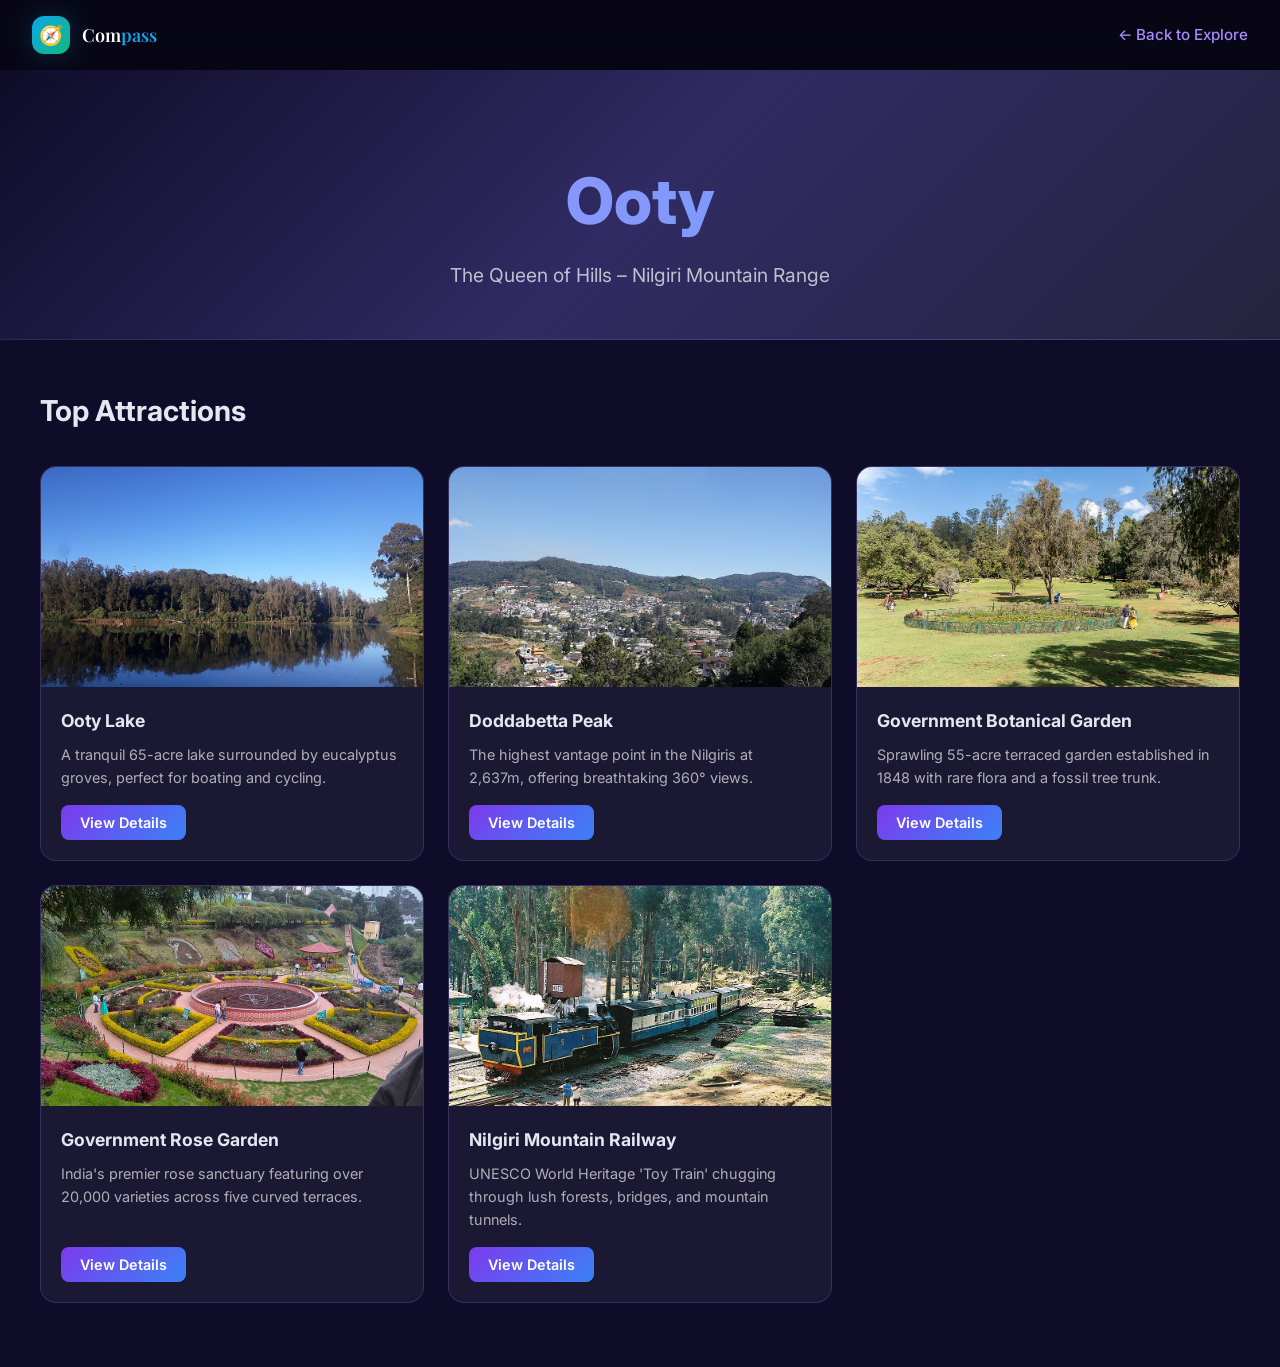
<file: frontend/destination.html>
<!DOCTYPE html>
<html lang="en">
<head>
  <meta charset="UTF-8" />
  <meta http-equiv="X-UA-Compatible" content="IE=edge" />
  <meta name="viewport" content="width=device-width, initial-scale=1.0" />
  <title>Explore Destination | Compass</title>
  <meta name="description" content="Discover top attractions for a destination and plan your trip." />
  <link rel="preconnect" href="https://fonts.googleapis.com" />
  <link rel="preconnect" href="https://fonts.gstatic.com" crossorigin />
  <link href="https://fonts.googleapis.com/css2?family=Inter:wght@300;400;500;600;700;800&display=swap" rel="stylesheet" />
  <link rel="stylesheet" href="css/style.css" />
  <link rel="stylesheet" href="css/destination.css" />
</head>
<body>
  <header class="dest-nav">
    <a href="index.html" class="nav-logo" aria-label="Compass Home">
      <div class="nav-logo-icon">🧭</div>
      <span class="nav-logo-text">Com<span>pass</span></span>
    </a>
    <a href="index.html" class="dest-back-btn">&#8592; Back to Explore</a>
  </header>
  <section id="hero" class="dest-hero">
    <h1 id="dest-name">Destination</h1>
    <p id="dest-tagline">Explore the highlights</p>
  </section>
  <section id="spots-section" class="dest-section">
    <div class="dest-container">
      <h2 class="dest-section-title">Top Attractions</h2>
      <div id="spot-gallery" class="dest-gallery-grid"></div>
    </div>
  </section>
  <div class="spot-modal" id="spot-modal" aria-hidden="true">
    <div class="spot-modal-content">
      <button class="modal-close" id="modal-close" aria-label="Close">&times;</button>
      <h3 id="modal-title"></h3>
      <p id="modal-desc"></p>
      <div id="modal-carousel" class="modal-gallery"></div>
      <p><strong>Best time to visit:</strong> <span id="modal-besttime"></span></p>
      <p><strong>Travel tips:</strong> <span id="modal-tips"></span></p>
      <a href="planner.html" class="plan-btn" id="plan-button">Plan My Visit &rarr;</a>
    </div>
  </div>
  <script src="js/destination.js"></script>
</body>
</html>
</file>
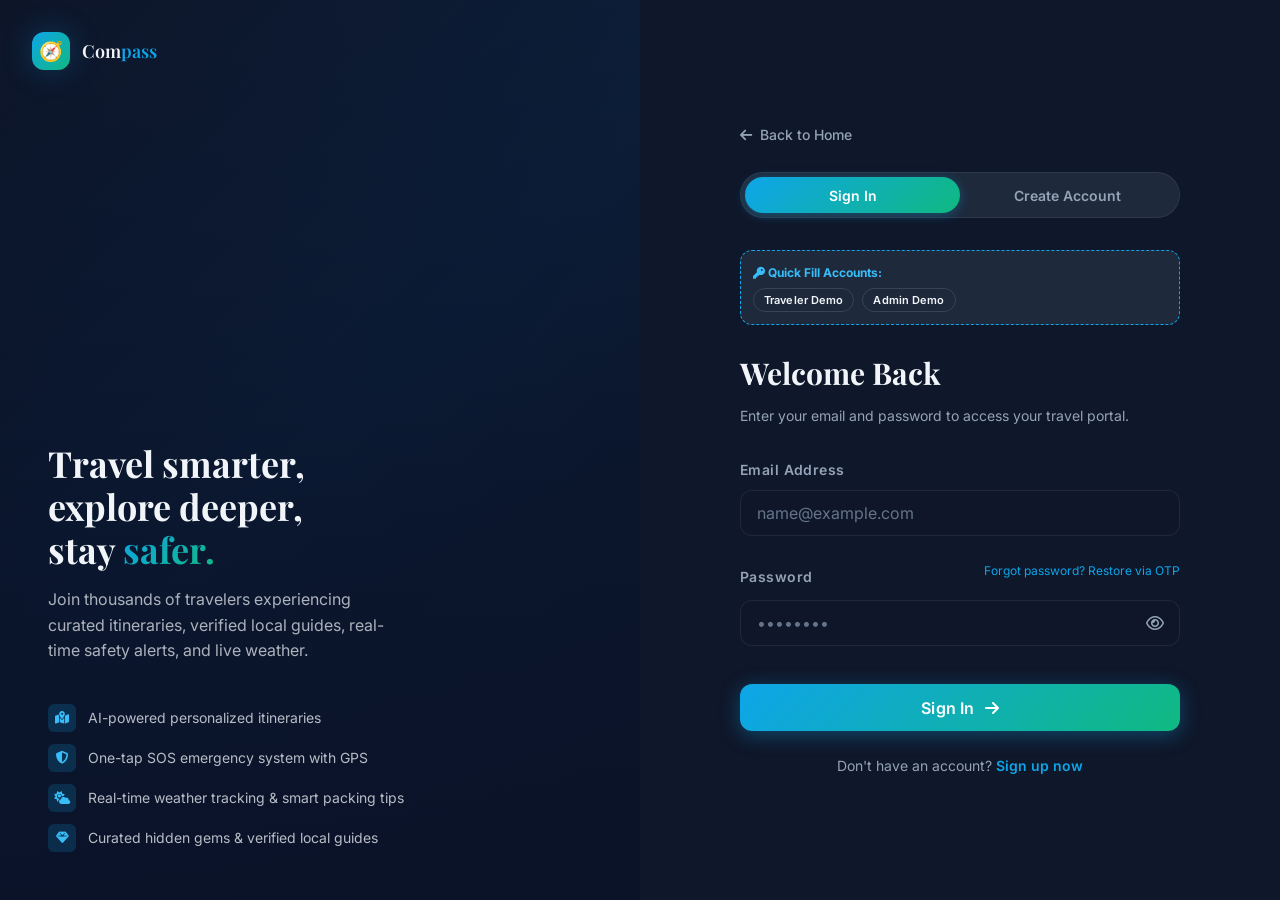
<file: frontend/emergency.html>
<!DOCTYPE html>
<html lang="en">
<head>
  <meta charset="UTF-8" />
  <meta name="viewport" content="width=device-width, initial-scale=1.0" />
  <meta name="description" content="24/7 Tourist Emergency Assistance — Instant SOS alert dispatch with live GPS, emergency hotline directory and nearby medical support." />
  <title>Emergency Support & SOS — Compass</title>

  <!-- Favicon -->
  <link rel="icon" href="data:image/svg+xml,<svg xmlns='http://www.w3.org/2000/svg' viewBox='0 0 100 100'><text y='.9em' font-size='90'>🆘</text></svg>" />

  <!-- Stylesheets -->
  <link rel="stylesheet" href="css/style.css" />
  <link rel="stylesheet" href="https://cdnjs.cloudflare.com/ajax/libs/font-awesome/6.5.0/css/all.min.css" />

  <!-- Instant Auth Guard -->
  <script>
    if (!localStorage.getItem('st_token')) {
      sessionStorage.setItem('st_redirect_after_login', window.location.href);
      alert('🔒 Access Restricted: Please log in to access Emergency Assistance.');
      window.location.href = 'login.html';
    }
  </script>

  <style>
    .emergency-hero {
      padding: calc(var(--nav-height) + var(--space-8)) 0 var(--space-8);
      background: linear-gradient(135deg, #1f1013 0%, #0f172a 70%);
      border-bottom: 1px solid rgba(239, 68, 68, 0.25);
    }
    .sos-pulse-card {
      background: linear-gradient(145deg, rgba(239,68,68,0.12), rgba(15,23,42,0.95));
      border: 1px solid rgba(239,68,68,0.35);
      border-radius: var(--radius-xl);
      padding: var(--space-8);
      box-shadow: 0 0 35px rgba(239,68,68,0.2);
      display: flex;
      flex-direction: column;
      align-items: center;
      text-align: center;
      margin: var(--space-8) 0;
    }
    .sos-big-btn {
      width: 140px;
      height: 140px;
      border-radius: 50%;
      background: radial-gradient(circle, #ef4444 0%, #b91c1c 100%);
      border: 4px solid rgba(255,255,255,0.4);
      color: #fff;
      font-size: 2rem;
      font-weight: 900;
      cursor: pointer;
      display: flex;
      flex-direction: column;
      align-items: center;
      justify-content: center;
      box-shadow: 0 0 40px rgba(239,68,68,0.6);
      transition: var(--transition-fast);
      margin: var(--space-6) 0;
      animation: pulse-sos 2s infinite;
    }
    .sos-big-btn:hover {
      transform: scale(1.06);
      box-shadow: 0 0 60px rgba(239,68,68,0.85);
    }
    @keyframes pulse-sos {
      0% { box-shadow: 0 0 0 0 rgba(239, 68, 68, 0.7); }
      70% { box-shadow: 0 0 0 24px rgba(239, 68, 68, 0); }
      100% { box-shadow: 0 0 0 0 rgba(239, 68, 68, 0); }
    }
    .hotline-grid {
      display: grid;
      grid-template-columns: repeat(auto-fit, minmax(220px, 1fr));
      gap: var(--space-4);
      margin: var(--space-6) 0 var(--space-12);
    }
    .hotline-card {
      background: var(--clr-surface);
      border: 1px solid var(--clr-border);
      border-radius: var(--radius-lg);
      padding: var(--space-5);
      display: flex;
      align-items: center;
      justify-content: space-between;
      transition: var(--transition-fast);
    }
    .hotline-card:hover {
      border-color: var(--clr-primary);
      transform: translateY(-2px);
    }
    .hotline-num {
      font-size: var(--text-2xl);
      font-weight: 800;
      color: var(--clr-danger);
      font-family: var(--font-heading);
    }
    .emergency-grid {
      display: grid;
      grid-template-columns: 1fr 1fr;
      gap: var(--space-8);
      margin-bottom: var(--space-16);
    }
    @media (max-width: 800px) {
      .emergency-grid {
        grid-template-columns: 1fr;
      }
    }
    .facility-card {
      background: var(--clr-surface-2);
      border: 1px solid var(--clr-border);
      border-radius: var(--radius-md);
      padding: var(--space-4);
      margin-bottom: var(--space-3);
      display: flex;
      justify-content: space-between;
      align-items: center;
    }
  </style>
</head>
<body>

  <!-- NAVBAR -->
  <nav class="navbar" id="navbar" role="navigation" aria-label="Main navigation">
    <div class="container">
      <a href="index.html" class="nav-logo" aria-label="Compass Home">
        <div class="nav-logo-icon">🧭</div>
        <span class="nav-logo-text">Com<span>pass</span></span>
      </a>
      <ul class="nav-links" role="list">
        <li><a href="index.html" class="nav-link">Home</a></li>
        <li><a href="index.html#destinations" class="nav-link">Explore</a></li>
        <li><a href="planner.html" class="nav-link">Travel Planner</a></li>
        <li><a href="weather.html" class="nav-link">Weather</a></li>
        <li><a href="emergency.html" class="nav-link active" aria-current="page">Emergency</a></li>
      </ul>
      <div class="nav-cta">
        <a href="login.html" class="btn btn-outline btn-sm" id="nav-login-btn">Login</a>
        <a href="login.html#register" class="btn btn-primary btn-sm" id="nav-register-btn">Get Started</a>
      </div>
      <button class="hamburger" id="hamburger" aria-label="Toggle mobile menu" aria-expanded="false">
        <span></span><span></span><span></span>
      </button>
    </div>
  </nav>

  <!-- Mobile nav -->
  <div class="mobile-nav" id="mobile-nav" role="menu">
    <a href="index.html" class="nav-link" role="menuitem">Home</a>
    <a href="index.html#destinations" class="nav-link" role="menuitem">Explore</a>
    <a href="planner.html" class="nav-link" role="menuitem">Travel Planner</a>
    <a href="weather.html" class="nav-link" role="menuitem">Weather</a>
    <a href="emergency.html" class="nav-link active" role="menuitem">Emergency</a>
    <div style="display:flex;gap:var(--space-3);margin-top:var(--space-2);">
      <a href="login.html" class="btn btn-outline btn-sm" style="flex:1">Login</a>
      <a href="login.html#register" class="btn btn-primary btn-sm" style="flex:1">Register</a>
    </div>
  </div>

  <!-- Hero -->
  <header class="emergency-hero">
    <div class="container">
      <div style="display:inline-flex; align-items:center; gap:6px; padding:4px 12px; border-radius:var(--radius-full); font-size:var(--text-xs); font-weight:700; background:rgba(239,68,68,0.2); color:#f87171; border:1px solid rgba(239,68,68,0.4);">
        <i class="fa-solid fa-shield-heart"></i> 24/7 Traveler Protection Shield
      </div>
      <h1 style="font-size:clamp(var(--text-2xl), 4vw, var(--text-4xl)); margin:var(--space-2) 0;">
        Emergency Assistance & SOS
      </h1>
      <p style="color:var(--clr-text-muted); max-width:620px;">
        If you are in danger, lost, or requiring urgent medical or police help, tap the SOS button below or dial national emergency responders directly.
      </p>
    </div>
  </header>

  <main class="container">

    <!-- SOS Instant Action Card -->
    <div class="sos-pulse-card">
      <div style="font-size:var(--text-xl); font-weight:700; color:#fff;">
        Need Immediate Assistance?
      </div>
      <p style="color:var(--clr-text-muted); font-size:var(--text-sm); max-width:480px; margin-top:4px;">
        Press the button below. Your exact GPS coordinates will be captured and routed to the nearest tourism safety team & emergency responders.
      </p>

      <button type="button" class="sos-big-btn" id="sos-trigger-btn" aria-label="Send Instant SOS Alert">
        <i class="fa-solid fa-triangle-exclamation" style="font-size:1.8rem; margin-bottom:4px;"></i>
        <span>SOS</span>
      </button>

      <div id="gps-status-indicator" style="display:flex; align-items:center; gap:8px; font-size:var(--text-xs); color:var(--clr-text-faint);">
        <i class="fa-solid fa-location-crosshairs" style="color:var(--clr-primary);"></i>
        <span id="gps-status-text">GPS: Ready to capture coordinates upon alert</span>
      </div>
    </div>

    <!-- National Hotlines Section -->
    <div>
      <h2 style="font-size:var(--text-xl); margin-bottom:var(--space-2); display:flex; align-items:center; gap:8px;">
        <i class="fa-solid fa-phone-volume" style="color:var(--clr-danger);"></i> Toll-Free National Emergency Hotlines
      </h2>
      <p style="color:var(--clr-text-muted); font-size:var(--text-sm);">Direct one-touch phone connections available 24/7 across India.</p>

      <div class="hotline-grid">
        <div class="hotline-card">
          <div>
            <div style="font-size:var(--text-sm); font-weight:600;">Unified Emergency</div>
            <div style="font-size:12px; color:var(--clr-text-muted);">Police, Fire, Ambulance</div>
          </div>
          <a href="tel:112" class="hotline-num">112</a>
        </div>

        <div class="hotline-card">
          <div>
            <div style="font-size:var(--text-sm); font-weight:600;">Tourist Helpline</div>
            <div style="font-size:12px; color:var(--clr-text-muted);">12 Languages 24/7</div>
          </div>
          <a href="tel:1363" class="hotline-num" style="color:var(--clr-primary-light);">1363</a>
        </div>

        <div class="hotline-card">
          <div>
            <div style="font-size:var(--text-sm); font-weight:600;">Police Helpline</div>
            <div style="font-size:12px; color:var(--clr-text-muted);">Immediate Patrol Dispatch</div>
          </div>
          <a href="tel:100" class="hotline-num">100</a>
        </div>

        <div class="hotline-card">
          <div>
            <div style="font-size:var(--text-sm); font-weight:600;">Ambulance / Medical</div>
            <div style="font-size:12px; color:var(--clr-text-muted);">Emergency Paramedics</div>
          </div>
          <a href="tel:108" class="hotline-num" style="color:var(--clr-accent);">108</a>
        </div>

        <div class="hotline-card">
          <div>
            <div style="font-size:var(--text-sm); font-weight:600;">Women Helpline</div>
            <div style="font-size:12px; color:var(--clr-text-muted);">Safety & Legal Support</div>
          </div>
          <a href="tel:1091" class="hotline-num" style="color:#e879f9;">1091</a>
        </div>

        <div class="hotline-card">
          <div>
            <div style="font-size:var(--text-sm); font-weight:600;">Disaster Management</div>
            <div style="font-size:12px; color:var(--clr-text-muted);">NDRF Flood / Quake</div>
          </div>
          <a href="tel:1078" class="hotline-num" style="color:#fb923c;">1078</a>
        </div>
      </div>
    </div>

    <!-- Alert Form + Nearby Assistance Grid -->
    <div class="emergency-grid">

      <!-- Submit Detailed Alert Form -->
      <div style="background:var(--clr-surface); border:1px solid var(--clr-border); border-radius:var(--radius-lg); padding:var(--space-6);">
        <h3 style="font-size:var(--text-lg); margin-bottom:var(--space-4); display:flex; align-items:center; gap:8px;">
          <i class="fa-solid fa-file-shield" style="color:var(--clr-primary);"></i> Submit Detailed Alert
        </h3>

        <form id="emergency-form">
          <div class="form-group" style="margin-bottom:var(--space-4);">
            <label class="form-label" for="alert-type">Emergency Type</label>
            <select id="alert-type" class="form-input" style="background:var(--clr-surface-2);" required>
              <option value="MEDICAL">Medical Emergency / Injury</option>
              <option value="POLICE">Police Assistance / Theft / Crime</option>
              <option value="LOST">Lost / Stranded in Mountain / Forest</option>
              <option value="NATURAL_DISASTER">Landslide / Flood / Weather Hazard</option>
              <option value="HARASSMENT">Harassment or Safety Concern</option>
              <option value="ACCIDENT">Road / Vehicle Accident</option>
              <option value="OTHER">Other Emergency</option>
            </select>
          </div>

          <div class="form-group" style="margin-bottom:var(--space-4);">
            <label class="form-label" for="alert-severity">Severity Level</label>
            <select id="alert-severity" class="form-input" style="background:var(--clr-surface-2);" required>
              <option value="CRITICAL">Critical (Life Threatening)</option>
              <option value="HIGH" selected>High (Urgent Response Needed)</option>
              <option value="MEDIUM">Medium (Assistance Required)</option>
              <option value="LOW">Low (Information / Precaution)</option>
            </select>
          </div>

          <div class="form-group" style="margin-bottom:var(--space-4);">
            <div style="display:flex; justify-content:space-between; align-items:center; margin-bottom:4px;">
              <label class="form-label" for="alert-location" style="margin-bottom:0;">Your Current Location</label>
              <button type="button" id="btn-detect-gps" style="background:none; border:none; color:var(--clr-primary-light); font-size:12px; cursor:pointer;">
                <i class="fa-solid fa-crosshairs"></i> Auto-Detect GPS
              </button>
            </div>
            <input type="text" id="alert-location" class="form-input" placeholder="e.g. Near Doddabetta Peak, Ooty" required />
          </div>

          <div class="form-group" style="margin-bottom:var(--space-4);">
            <label class="form-label" for="alert-desc">Details & Symptoms / Notes</label>
            <textarea id="alert-desc" class="form-input" rows="3" placeholder="Briefly describe what happened, how many persons are affected, and any landmarks..."></textarea>
          </div>

          <button type="submit" class="btn btn-primary" id="btn-submit-alert" style="width:100%; justify-content:center; background:var(--clr-danger); border-color:var(--clr-danger);">
            <i class="fa-solid fa-paper-plane"></i> Dispatch Emergency Report
          </button>
        </form>
      </div>

      <!-- Nearby Facilities & Help Centers -->
      <div style="background:var(--clr-surface); border:1px solid var(--clr-border); border-radius:var(--radius-lg); padding:var(--space-6);">
        <h3 style="font-size:var(--text-lg); margin-bottom:var(--space-4); display:flex; align-items:center; gap:8px;">
          <i class="fa-solid fa-hospital" style="color:var(--clr-accent);"></i> Nearby Hospitals & Stations
        </h3>

        <div class="facility-card">
          <div>
            <strong style="display:block; font-size:var(--text-sm);">Ooty Government General Hospital</strong>
            <span style="font-size:12px; color:var(--clr-text-muted);"><i class="fa-solid fa-location-dot"></i> Hospital Road, Ooty • 1.8 km</span>
          </div>
          <a href="tel:04232442212" class="btn btn-outline btn-sm" style="padding:4px 10px; font-size:11px;">
            <i class="fa-solid fa-phone"></i> Call
          </a>
        </div>

        <div class="facility-card">
          <div>
            <strong style="display:block; font-size:var(--text-sm);">Nilgiris Tourist Police Station</strong>
            <span style="font-size:12px; color:var(--clr-text-muted);"><i class="fa-solid fa-location-dot"></i> Charing Cross, Ooty • 0.9 km</span>
          </div>
          <a href="tel:04232444000" class="btn btn-outline btn-sm" style="padding:4px 10px; font-size:11px;">
            <i class="fa-solid fa-phone"></i> Call
          </a>
        </div>

        <div class="facility-card">
          <div>
            <strong style="display:block; font-size:var(--text-sm);">Kodaikanal Pasam Hospital</strong>
            <span style="font-size:12px; color:var(--clr-text-muted);"><i class="fa-solid fa-location-dot"></i> Anna Salai, Kodaikanal • 2.1 km</span>
          </div>
          <a href="tel:04542240600" class="btn btn-outline btn-sm" style="padding:4px 10px; font-size:11px;">
            <i class="fa-solid fa-phone"></i> Call
          </a>
        </div>

        <div class="facility-card">
          <div>
            <strong style="display:block; font-size:var(--text-sm);">Tata General Hospital Munnar</strong>
            <span style="font-size:12px; color:var(--clr-text-muted);"><i class="fa-solid fa-location-dot"></i> Nullatanni, Munnar • 1.2 km</span>
          </div>
          <a href="tel:04865230222" class="btn btn-outline btn-sm" style="padding:4px 10px; font-size:11px;">
            <i class="fa-solid fa-phone"></i> Call
          </a>
        </div>

        <div style="margin-top:var(--space-4); padding:var(--space-3); border-radius:var(--radius-md); background:rgba(14,165,233,0.1); border:1px solid rgba(14,165,233,0.25); font-size:12px; color:var(--clr-primary-light);">
          <i class="fa-solid fa-circle-info"></i> <strong>Pro Tip:</strong> In remote hill areas with weak cellular signal, SMS messages to 112 often go through even when voice calls fail.
        </div>
      </div>

    </div>

  </main>

  <!-- FOOTER -->
  <footer class="footer" role="contentinfo">
    <div class="container">
      <div class="footer-grid">
        <div class="footer-brand">
          <a href="index.html" class="nav-logo">
            <div class="nav-logo-icon">🧭</div>
            <span class="nav-logo-text">Com<span>pass</span></span>
          </a>
          <p>India's most complete travel companion — smart planning, verified guides, live weather, and instant emergency assistance for every journey.</p>
        </div>
        <div class="footer-col">
          <h4>Explore</h4>
          <nav class="footer-links">
            <a href="index.html#destinations" class="footer-link">Popular Destinations</a>
            <a href="planner.html" class="footer-link">Travel Planner</a>
            <a href="weather.html" class="footer-link">Live Weather</a>
          </nav>
        </div>
        <div class="footer-col">
          <h4>Support</h4>
          <nav class="footer-links">
            <a href="emergency.html" class="footer-link">Emergency Help</a>
            <a href="admin-dashboard.html" class="footer-link">Admin Dashboard</a>
            <a href="login.html" class="footer-link">Traveler Login</a>
          </nav>
        </div>
      </div>
      <div class="footer-bottom">
        <p>© 2024 Compass. Built for safer, smarter travel across India.</p>
        <p style="color:var(--clr-danger);font-weight:600;"><i class="fa-solid fa-shield-halved"></i> 24/7 Emergency Line: Dial 112</p>
      </div>
    </div>
  </footer>

  <div class="toast-container" id="toast-container" aria-live="polite"></div>

  <!-- Scripts -->
  <script src="js/main.js"></script>
  <script>
    let userLat = null;
    let userLng = null;

    function acquireLocation(callback) {
      const statusText = document.getElementById('gps-status-text');
      if (navigator.geolocation) {
        statusText.textContent = 'Acquiring GPS fix...';
        navigator.geolocation.getCurrentPosition(
          (pos) => {
            userLat = pos.coords.latitude;
            userLng = pos.coords.longitude;
            statusText.textContent = `GPS Locked: ${userLat.toFixed(4)}, ${userLng.toFixed(4)} (Accuracy ±${Math.round(pos.coords.accuracy)}m)`;
            statusText.style.color = 'var(--clr-accent)';
            if (callback) callback(userLat, userLng);
          },
          (err) => {
            statusText.textContent = 'GPS permission unavailable. Please specify location manually.';
            statusText.style.color = 'var(--clr-warning)';
            if (callback) callback(null, null);
          },
          { enableHighAccuracy: true, timeout: 8000 }
        );
      } else {
        statusText.textContent = 'Geolocation not supported by this browser.';
        if (callback) callback(null, null);
      }
    }

    document.addEventListener('DOMContentLoaded', () => {
      // Auto-detect GPS button
      document.getElementById('btn-detect-gps').addEventListener('click', () => {
        acquireLocation((lat, lng) => {
          if (lat && lng) {
            document.getElementById('alert-location').value = `GPS: ${lat.toFixed(5)}, ${lng.toFixed(5)}`;
            Toast.success('Location detected and filled into form.');
          } else {
            Toast.info('Could not auto-fetch GPS. Please type your location.');
          }
        });
      });

      // SOS Big Button Click
      const sosBtn = document.getElementById('sos-trigger-btn');
      sosBtn.addEventListener('click', () => {
        acquireLocation(async (lat, lng) => {
          const locStr = lat ? `GPS: ${lat.toFixed(5)}, ${lng.toFixed(5)}` : 'Manual SOS Triggered';

          try {
            await ApiClient.post('/emergency/alert', {
              latitude: lat,
              longitude: lng,
              locationDescription: locStr,
              alertType: 'CRITICAL',
              message: 'Immediate SOS pressed from web companion'
            });
          } catch(e) {
            console.log('Emergency dispatch queued (Demo Mode)');
          }

          Toast.error('🚨 SOS ALERT BROADCASTED! Responders & Emergency contacts notified!', 8000);
          alert('🚨 SOS ALERT SENT!\n\nYour emergency alert has been broadcast with your coordinates. Responders are alerted.\n\nIf you need immediate live voice response, please dial 112 now.');
        });
      });

      // Detailed Alert Form Submit
      const form = document.getElementById('emergency-form');
      form.addEventListener('submit', async (e) => {
        e.preventDefault();
        const type = document.getElementById('alert-type').value;
        const sev = document.getElementById('alert-severity').value;
        const loc = document.getElementById('alert-location').value.trim();
        const desc = document.getElementById('alert-desc').value.trim();

        const btn = document.getElementById('btn-submit-alert');
        btn.disabled = true;
        btn.innerHTML = '<span class="btn-spinner" style="display:inline-block;"></span> Dispatching Alert...';

        try {
          await ApiClient.post('/emergency/alert', {
            latitude: userLat,
            longitude: userLng,
            locationDescription: loc,
            alertType: type,
            message: desc || `${type} emergency reported at ${loc}`
          });
        } catch (err) {
          console.log('Saved offline / demo mode');
        }

        setTimeout(() => {
          btn.disabled = false;
          btn.innerHTML = '<i class="fa-solid fa-paper-plane"></i> Dispatch Emergency Report';
          form.reset();
          Toast.success('Emergency alert submitted successfully! Help is on the way.');
        }, 800);
      });
    });
  </script>
</body>
</html>
</file>
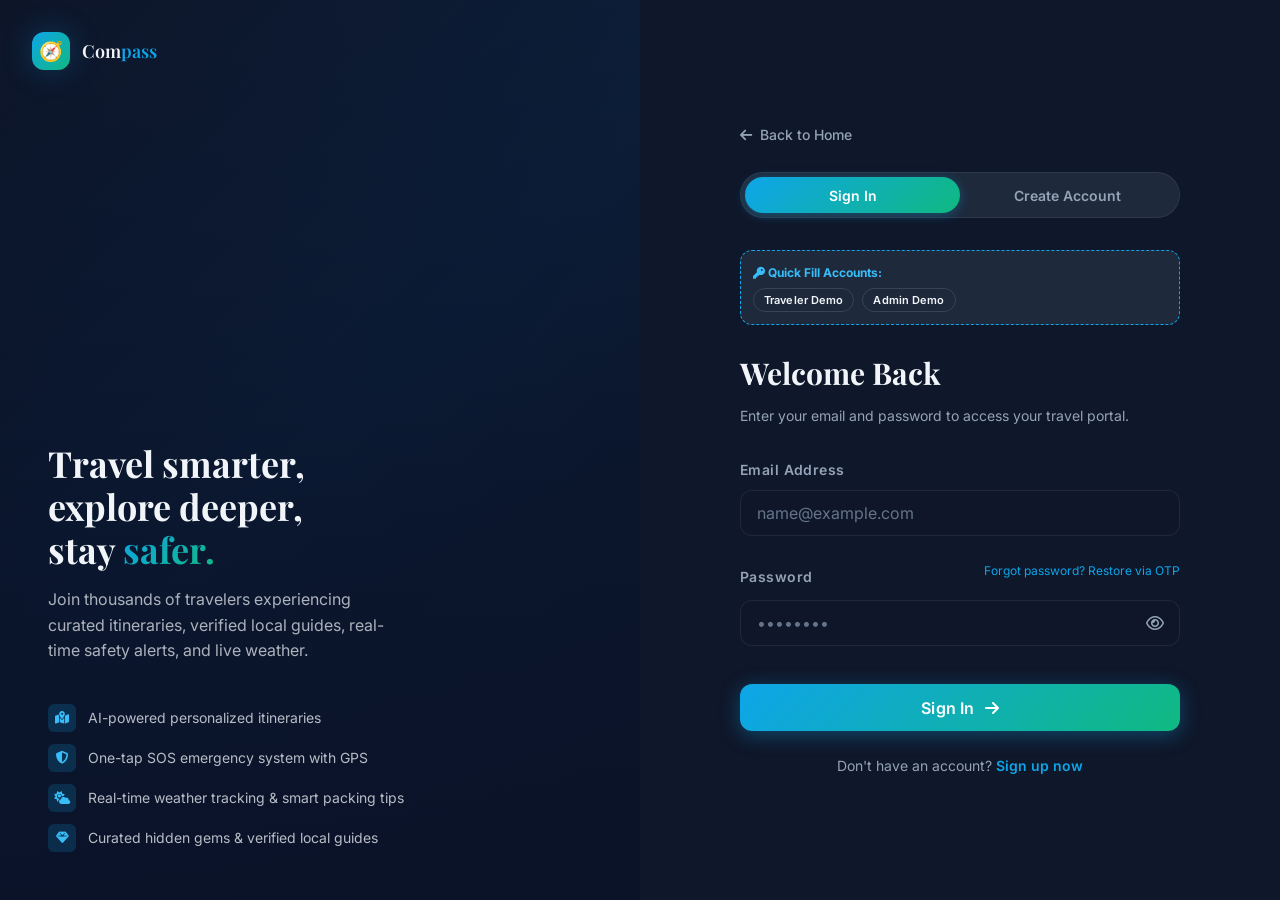
<file: frontend/login.html>
<!DOCTYPE html>
<html lang="en">
<head>
  <meta charset="UTF-8" />
  <meta name="viewport" content="width=device-width, initial-scale=1.0" />
  <meta name="description" content="Sign in or create an account with Compass — Your trusted travel companion across India." />
  <title>Login, Register & Restore Password with OTP — Compass</title>

  <!-- Favicon -->
  <link rel="icon" href="data:image/svg+xml,<svg xmlns='http://www.w3.org/2000/svg' viewBox='0 0 100 100'><text y='.9em' font-size='90'>🧭</text></svg>" />

  <!-- Stylesheets -->
  <link rel="stylesheet" href="css/style.css" />
  <link rel="stylesheet" href="css/auth.css" />
  <link rel="stylesheet" href="https://cdnjs.cloudflare.com/ajax/libs/font-awesome/6.5.0/css/all.min.css" />

  <style>
    .not-found-prompt {
      display: none;
      background: rgba(245, 158, 11, 0.12);
      border: 1px solid rgba(245, 158, 11, 0.4);
      border-radius: var(--radius-md);
      padding: var(--space-4);
      margin-top: var(--space-4);
      animation: fade-in-up 0.3s ease;
    }
    .not-found-prompt p {
      font-size: var(--text-sm);
      color: #fbbf24;
      margin-bottom: var(--space-3);
      line-height: 1.5;
    }
    .recent-user-tag {
      display: inline-flex;
      align-items: center;
      gap: 4px;
      padding: 3px 8px;
      border-radius: var(--radius-full);
      background: rgba(16, 185, 129, 0.15);
      border: 1px solid rgba(16, 185, 129, 0.3);
      color: var(--clr-accent);
      font-size: 11px;
      cursor: pointer;
      transition: var(--transition-fast);
    }
    .recent-user-tag:hover {
      background: rgba(16, 185, 129, 0.3);
    }

    /* OTP Verification Banner & Input Styles */
    .otp-dispatch-card {
      background: rgba(14, 165, 233, 0.12);
      border: 1px solid rgba(14, 165, 233, 0.35);
      border-radius: var(--radius-md);
      padding: var(--space-4);
      margin-bottom: var(--space-5);
      animation: fade-in-up 0.3s ease;
    }
    .otp-code-pill {
      display: inline-block;
      letter-spacing: 4px;
      font-size: 1.15rem;
      font-weight: 800;
      color: #38bdf8;
      background: var(--clr-surface-2);
      padding: 4px 12px;
      border-radius: var(--radius-sm);
      border: 1px solid var(--clr-primary);
      margin: 4px 0;
      font-family: monospace;
    }
    .otp-input-field {
      letter-spacing: 6px;
      font-size: 1.25rem;
      font-weight: 700;
      text-align: center;
      font-family: monospace;
    }
  </style>
</head>
<body>

  <div class="auth-page">

    <!-- Left Visual Panel -->
    <div class="auth-visual">
      <div class="auth-visual-bg"></div>
      <div class="auth-visual-overlay"></div>

      <a href="index.html" class="nav-logo auth-visual-logo">
        <div class="nav-logo-icon">🧭</div>
        <span class="nav-logo-text">Com<span>pass</span></span>
      </a>

      <div class="auth-visual-content">
        <h2 class="auth-tagline">
          Travel smarter,<br/>
          explore deeper,<br/>
          stay <em>safer.</em>
        </h2>
        <p class="auth-sub">
          Join thousands of travelers experiencing curated itineraries, verified local guides, real-time safety alerts, and live weather.
        </p>

        <div class="auth-features">
          <div class="auth-feature-item">
            <i class="fa-solid fa-map-location-dot"></i>
            <span>AI-powered personalized itineraries</span>
          </div>
          <div class="auth-feature-item">
            <i class="fa-solid fa-shield-halved"></i>
            <span>One-tap SOS emergency system with GPS</span>
          </div>
          <div class="auth-feature-item">
            <i class="fa-solid fa-cloud-sun"></i>
            <span>Real-time weather tracking & smart packing tips</span>
          </div>
          <div class="auth-feature-item">
            <i class="fa-solid fa-gem"></i>
            <span>Curated hidden gems & verified local guides</span>
          </div>
        </div>
      </div>
    </div>

    <!-- Right Auth Panel -->
    <div class="auth-panel">
      <div class="auth-panel-inner">

        <!-- Top back button -->
        <div style="margin-bottom: var(--space-6);">
          <a href="index.html" class="nav-link" style="display:inline-flex;align-items:center;gap:var(--space-2);padding:0;font-size:var(--text-sm);">
            <i class="fa-solid fa-arrow-left"></i> Back to Home
          </a>
        </div>

        <!-- Tab switcher (Visible for Login & Register) -->
        <div class="auth-tabs" id="auth-tabs-bar" role="tablist">
          <button class="auth-tab active" id="tab-login" role="tab" aria-selected="true" aria-controls="login-form-container">
            Sign In
          </button>
          <button class="auth-tab" id="tab-register" role="tab" aria-selected="false" aria-controls="register-form-container">
            Create Account
          </button>
        </div>

        <!-- Quick Demo Credentials & Registered Accounts Box -->
        <div id="quick-accounts-box" style="background:var(--clr-surface);border:1px dashed var(--clr-primary);border-radius:var(--radius-md);padding:var(--space-3);margin-bottom:var(--space-6);font-size:var(--text-xs);color:var(--clr-text-muted);">
          <div style="display:flex;align-items:center;justify-content:space-between;margin-bottom:6px;">
            <strong style="color:var(--clr-primary-light);"><i class="fa-solid fa-key"></i> Quick Fill Accounts:</strong>
          </div>
          <div style="display:flex;gap:var(--space-2);flex-wrap:wrap;align-items:center;" id="quick-accounts-list">
            <button type="button" id="fill-traveler" class="btn btn-outline btn-sm" style="padding:4px 10px;font-size:11px;">
              Traveler Demo
            </button>
            <button type="button" id="fill-admin" class="btn btn-outline btn-sm" style="padding:4px 10px;font-size:11px;">
              Admin Demo
            </button>
          </div>
        </div>

        <!-- ================= 1. LOGIN FORM ================= -->
        <div class="auth-form-container active" id="login-form-container" role="tabpanel" aria-labelledby="tab-login">
          <h1 class="auth-heading">Welcome Back</h1>
          <p class="auth-subheading">Enter your email and password to access your travel portal.</p>

          <form class="auth-form" id="login-form" novalidate>
            <div class="form-group">
              <label class="form-label" for="login-email">Email Address</label>
              <div class="input-icon-wrapper" style="position:relative;">
                <input
                  type="email"
                  id="login-email"
                  name="email"
                  class="form-input"
                  placeholder="name@example.com"
                  autocomplete="email"
                  required
                />
              </div>
              <span class="form-error" id="login-email-error"></span>
            </div>

            <div class="form-group">
              <div style="display:flex;justify-content:space-between;align-items:center;margin-bottom:var(--space-1);">
                <label class="form-label" for="login-password" style="margin-bottom:0;">Password</label>
                <a href="#restore" class="auth-forgot" id="forgot-link">Forgot password? Restore via OTP</a>
              </div>
              <div class="password-wrapper">
                <input
                  type="password"
                  id="login-password"
                  name="password"
                  class="form-input"
                  placeholder="••••••••"
                  autocomplete="current-password"
                  required
                />
                <button type="button" class="password-toggle" data-target="login-password" aria-label="Toggle password visibility">
                  <i class="fa-regular fa-eye"></i>
                </button>
              </div>
              <span class="form-error" id="login-password-error"></span>
            </div>

            <button type="submit" class="btn btn-primary btn-auth" id="login-submit-btn">
              <span class="btn-text">Sign In <i class="fa-solid fa-arrow-right" style="margin-left:6px;"></i></span>
              <span class="btn-spinner"></span>
            </button>

            <!-- Smart prompt if user is not found -->
            <div class="not-found-prompt" id="not-found-box">
              <p id="not-found-text">
                <i class="fa-solid fa-circle-question"></i> No account found for this email. Since you are a new user, please create an account to get started.
              </p>
              <button type="button" class="btn btn-outline btn-sm" id="btn-switch-with-creds" style="width:100%; border-color:var(--clr-warning); color:var(--clr-warning);">
                <i class="fa-solid fa-user-plus"></i> Create Account Now with this Email
              </button>
            </div>
          </form>

          <p class="auth-switch">
            Don't have an account?
            <span class="auth-switch-link" id="switch-to-register">Sign up now</span>
          </p>
        </div>

        <!-- ================= 2. REGISTER FORM ================= -->
        <div class="auth-form-container" id="register-form-container" role="tabpanel" aria-labelledby="tab-register">
          <h1 class="auth-heading">Create Account</h1>
          <p class="auth-subheading">Start planning smarter and safer adventures today.</p>

          <form class="auth-form" id="register-form" novalidate>
            <div class="form-group">
              <label class="form-label" for="reg-name">Full Name</label>
              <input
                type="text"
                id="reg-name"
                name="fullName"
                class="form-input"
                placeholder="Rahul Sharma"
                autocomplete="name"
                required
              />
              <span class="form-error" id="reg-name-error"></span>
            </div>

            <div class="form-group">
              <label class="form-label" for="reg-email">Email Address</label>
              <input
                type="email"
                id="reg-email"
                name="email"
                class="form-input"
                placeholder="rahul@example.com"
                autocomplete="email"
                required
              />
              <span class="form-error" id="reg-email-error"></span>
            </div>

            <div class="form-form-row auth-form-row">
              <div class="form-group">
                <label class="form-label" for="reg-phone">Phone Number</label>
                <input
                  type="tel"
                  id="reg-phone"
                  name="phone"
                  class="form-input"
                  placeholder="9876543210"
                  autocomplete="tel"
                  required
                />
                <span class="form-error" id="reg-phone-error"></span>
              </div>

              <div class="form-group">
                <label class="form-label" for="reg-role">Role</label>
                <select id="reg-role" name="role" class="form-input" style="background:var(--clr-surface);">
                  <option value="ROLE_USER">Traveler</option>
                  <option value="ROLE_ADMIN">Admin</option>
                </select>
              </div>
            </div>

            <div class="form-group">
              <label class="form-label" for="reg-password">Password</label>
              <div class="password-wrapper">
                <input
                  type="password"
                  id="reg-password"
                  name="password"
                  class="form-input"
                  placeholder="Min. 8 chars"
                  autocomplete="new-password"
                  required
                />
                <button type="button" class="password-toggle" data-target="reg-password" aria-label="Toggle password visibility">
                  <i class="fa-regular fa-eye"></i>
                </button>
              </div>
              <div class="strength-meter">
                <div class="strength-bar" id="str-1"></div>
                <div class="strength-bar" id="str-2"></div>
                <div class="strength-bar" id="str-3"></div>
              </div>
              <div class="strength-label" id="strength-label">Password strength: Min. 8 characters</div>
              <span class="form-error" id="reg-password-error"></span>
            </div>

            <div class="form-group">
              <label class="form-label" for="reg-confirm-password">Confirm Password</label>
              <div class="password-wrapper">
                <input
                  type="password"
                  id="reg-confirm-password"
                  name="confirmPassword"
                  class="form-input"
                  placeholder="Re-enter your password"
                  autocomplete="new-password"
                  required
                />
                <button type="button" class="password-toggle" data-target="reg-confirm-password" aria-label="Toggle password visibility">
                  <i class="fa-regular fa-eye"></i>
                </button>
              </div>
              <span class="form-error" id="reg-confirm-error"></span>
            </div>

            <p class="auth-terms">
              By creating an account, you agree to our
              <a href="#">Terms of Service</a> and <a href="#">Privacy Policy</a>.
            </p>

            <button type="submit" class="btn btn-primary btn-auth" id="reg-submit-btn">
              <span class="btn-text">Create Account <i class="fa-solid fa-user-plus" style="margin-left:6px;"></i></span>
              <span class="btn-spinner"></span>
            </button>
          </form>

          <p class="auth-switch">
            Already have an account?
            <span class="auth-switch-link" id="switch-to-login">Sign in</span>
          </p>
        </div>

        <!-- ================= 3. RESTORE PASSWORD WITH OTP VERIFICATION ================= -->
        <div class="auth-form-container" id="forgot-form-container" role="tabpanel">
          <div style="margin-bottom:var(--space-4);">
            <button type="button" id="btn-back-from-forgot" class="nav-link" style="padding:0; background:none; border:none; cursor:pointer; font-size:var(--text-sm); display:inline-flex; align-items:center; gap:6px;">
              <i class="fa-solid fa-arrow-left"></i> Back to Sign In
            </button>
          </div>

          <h1 class="auth-heading">Restore Password</h1>
          <p class="auth-subheading" id="restore-step-desc">Enter your registered email address to receive a secure OTP code.</p>

          <!-- STAGE 1: ENTER EMAIL & SEND OTP -->
          <div id="otp-stage-1">
            <div class="form-group" style="margin-bottom:var(--space-5);">
              <label class="form-label" for="reset-email">Registered Email Address</label>
              <input
                type="email"
                id="reset-email"
                name="email"
                class="form-input"
                placeholder="name@example.com"
                autocomplete="email"
                required
              />
              <span class="form-error" id="reset-email-error"></span>
            </div>

            <button type="button" class="btn btn-primary btn-auth" id="btn-send-otp">
              <span class="btn-text"><i class="fa-solid fa-paper-plane" style="margin-right:6px;"></i> Send OTP to Email</span>
              <span class="btn-spinner"></span>
            </button>
          </div>

          <!-- STAGE 2: ENTER OTP & NEW PASSWORD -->
          <form class="auth-form" id="otp-stage-2" style="display:none;" novalidate>
            
            <!-- Simulated email dispatch card -->
            <div class="otp-dispatch-card">
              <div style="display:flex; justify-content:space-between; align-items:flex-start; margin-bottom:4px;">
                <span style="font-size:12px; color:var(--clr-text-muted);">
                  <i class="fa-solid fa-envelope-circle-check" style="color:var(--clr-primary-light);"></i> Email dispatched to <strong id="dispatched-email-label" style="color:#fff;">user@example.com</strong>
                </span>
                <span style="font-size:11px; color:#fbbf24;">Valid 5 mins</span>
              </div>
              <div style="font-size:12px; margin-top:6px;">
                Verification OTP: <span class="otp-code-pill" id="generated-otp-display">------</span>
                <button type="button" id="btn-autofill-otp" class="btn btn-outline btn-sm" style="padding:2px 8px; font-size:10px; margin-left:6px;">
                  <i class="fa-solid fa-wand-magic-sparkles"></i> Auto-fill Code
                </button>
              </div>
            </div>

            <div class="form-group">
              <div style="display:flex; justify-content:space-between; align-items:center;">
                <label class="form-label" for="reset-otp-input">Enter 6-Digit OTP</label>
                <button type="button" id="btn-resend-otp" style="background:none; border:none; color:var(--clr-primary-light); font-size:11px; cursor:pointer;">
                  Resend OTP
                </button>
              </div>
              <input
                type="text"
                id="reset-otp-input"
                class="form-input otp-input-field"
                placeholder="••••••"
                maxlength="6"
                required
              />
              <span class="form-error" id="reset-otp-error"></span>
            </div>

            <div class="form-group">
              <label class="form-label" for="reset-new-password">New Password</label>
              <div class="password-wrapper">
                <input
                  type="password"
                  id="reset-new-password"
                  name="newPassword"
                  class="form-input"
                  placeholder="Min. 8 characters"
                  autocomplete="new-password"
                  required
                />
                <button type="button" class="password-toggle" data-target="reset-new-password" aria-label="Toggle password visibility">
                  <i class="fa-regular fa-eye"></i>
                </button>
              </div>
            </div>

            <div class="form-group">
              <label class="form-label" for="reset-confirm-password">Confirm New Password</label>
              <div class="password-wrapper">
                <input
                  type="password"
                  id="reset-confirm-password"
                  name="confirmPassword"
                  class="form-input"
                  placeholder="Re-enter new password"
                  autocomplete="new-password"
                  required
                />
                <button type="button" class="password-toggle" data-target="reset-confirm-password" aria-label="Toggle password visibility">
                  <i class="fa-regular fa-eye"></i>
                </button>
              </div>
              <span class="form-error" id="reset-password-error"></span>
            </div>

            <button type="submit" class="btn btn-primary btn-auth" id="reset-submit-btn">
              <span class="btn-text"><i class="fa-solid fa-shield-halved" style="margin-right:6px;"></i> Verify OTP & Set New Password</span>
              <span class="btn-spinner"></span>
            </button>
          </form>

          <p class="auth-switch">
            Remembered your password?
            <span class="auth-switch-link" id="switch-to-login-from-forgot">Back to sign in</span>
          </p>
        </div>

        <!-- ================= 4. SUCCESS CARD ================= -->
        <div class="auth-success" id="auth-success-card">
          <div class="auth-success-icon">
            <i class="fa-solid fa-check" style="color:var(--clr-accent);"></i>
          </div>
          <h2 class="auth-heading" id="success-title">Account Ready!</h2>
          <p class="auth-subheading" id="success-desc">Welcome aboard! Your account is ready.</p>

          <div style="display:flex; flex-direction:column; gap:var(--space-3); max-width:320px; margin:var(--space-4) auto 0;">
            <button type="button" class="btn btn-primary" id="btn-proceed-dashboard">
              Continue to Portal <i class="fa-solid fa-arrow-right"></i>
            </button>
            <button type="button" class="btn btn-outline" id="btn-goto-signin">
              Sign In with My New Account
            </button>
          </div>
        </div>

      </div>
    </div>

  </div>

  <!-- Toast Container -->
  <div class="toast-container" id="toast-container" aria-live="polite"></div>

  <!-- Scripts -->
  <script src="js/main.js"></script>
  <script>
    // Local Registry Helper to persist accounts across sessions
    const UserStore = {
      KEY: 'st_registered_users',

      getAll() {
        try {
          const stored = localStorage.getItem(this.KEY);
          return stored ? JSON.parse(stored) : {};
        } catch {
          return {};
        }
      },

      saveUser(user) {
        const users = this.getAll();
        users[user.email.toLowerCase().trim()] = user;
        localStorage.setItem(this.KEY, JSON.stringify(users));
      },

      findUser(email) {
        const users = this.getAll();
        return users[email.toLowerCase().trim()] || null;
      },

      updatePassword(email, newPassword) {
        const users = this.getAll();
        const key = email.toLowerCase().trim();
        if (users[key]) {
          users[key].password = newPassword;
          localStorage.setItem(this.KEY, JSON.stringify(users));
          return true;
        }
        return false;
      }
    };

    // Ensure default demo accounts are in the local store
    if (!UserStore.findUser('traveler@smarttourism.com')) {
      UserStore.saveUser({
        fullName: 'Demo Traveler',
        email: 'traveler@smarttourism.com',
        phone: '9876543210',
        password: 'Travel@123',
        role: 'ROLE_USER'
      });
    }
    if (!UserStore.findUser('admin@smarttourism.com')) {
      UserStore.saveUser({
        fullName: 'Platform Admin',
        email: 'admin@smarttourism.com',
        phone: '9876500000',
        password: 'Admin@123',
        role: 'ROLE_ADMIN'
      });
    }

    // Active OTP state in memory
    let activeOtp = {
      code: null,
      email: null,
      expiresAt: null
    };

    document.addEventListener('DOMContentLoaded', () => {
      const tabLogin = document.getElementById('tab-login');
      const tabRegister = document.getElementById('tab-register');
      const authTabsBar = document.getElementById('auth-tabs-bar');
      const loginContainer = document.getElementById('login-form-container');
      const registerContainer = document.getElementById('register-form-container');
      const forgotContainer = document.getElementById('forgot-form-container');
      const switchToRegister = document.getElementById('switch-to-register');
      const switchToLogin = document.getElementById('switch-to-login');
      const switchToLoginFromForgot = document.getElementById('switch-to-login-from-forgot');
      const btnBackFromForgot = document.getElementById('btn-back-from-forgot');
      const authSuccess = document.getElementById('auth-success-card');
      const notFoundBox = document.getElementById('not-found-box');
      const notFoundText = document.getElementById('not-found-text');
      const btnSwitchWithCreds = document.getElementById('btn-switch-with-creds');
      const forgotLink = document.getElementById('forgot-link');

      // OTP stage elements
      const otpStage1 = document.getElementById('otp-stage-1');
      const otpStage2 = document.getElementById('otp-stage-2');
      const btnSendOtp = document.getElementById('btn-send-otp');
      const btnResendOtp = document.getElementById('btn-resend-otp');
      const btnAutofillOtp = document.getElementById('btn-autofill-otp');
      const restoreStepDesc = document.getElementById('restore-step-desc');
      const dispatchedEmailLabel = document.getElementById('dispatched-email-label');
      const generatedOtpDisplay = document.getElementById('generated-otp-display');

      function showLogin() {
        authTabsBar.style.display = 'flex';
        tabLogin.classList.add('active');
        tabLogin.setAttribute('aria-selected', 'true');
        tabRegister.classList.remove('active');
        tabRegister.setAttribute('aria-selected', 'false');
        loginContainer.classList.add('active');
        registerContainer.classList.remove('active');
        forgotContainer.classList.remove('active');
        authSuccess.style.display = 'none';
        window.location.hash = '';
      }

      function showRegister() {
        authTabsBar.style.display = 'flex';
        tabRegister.classList.add('active');
        tabRegister.setAttribute('aria-selected', 'true');
        tabLogin.classList.remove('active');
        tabLogin.setAttribute('aria-selected', 'false');
        registerContainer.classList.add('active');
        loginContainer.classList.remove('active');
        forgotContainer.classList.remove('active');
        authSuccess.style.display = 'none';
        notFoundBox.style.display = 'none';
        window.location.hash = 'register';
      }

      function showForgot() {
        authTabsBar.style.display = 'none';
        forgotContainer.classList.add('active');
        loginContainer.classList.remove('active');
        registerContainer.classList.remove('active');
        authSuccess.style.display = 'none';
        notFoundBox.style.display = 'none';
        window.location.hash = 'restore';

        // Reset to Stage 1
        otpStage1.style.display = 'block';
        otpStage2.style.display = 'none';
        restoreStepDesc.textContent = 'Enter your registered email address to receive a secure OTP code.';
        document.getElementById('reset-email-error').textContent = '';

        // Pre-fill email from login form if entered
        const enteredEmail = document.getElementById('login-email').value.trim();
        if (enteredEmail) {
          document.getElementById('reset-email').value = enteredEmail;
        }
        document.getElementById('reset-email').focus();
      }

      tabLogin.addEventListener('click', showLogin);
      tabRegister.addEventListener('click', showRegister);
      if (switchToRegister) switchToRegister.addEventListener('click', showRegister);
      if (switchToLogin) switchToLogin.addEventListener('click', showLogin);
      if (forgotLink) forgotLink.addEventListener('click', (e) => { e.preventDefault(); showForgot(); });
      if (btnBackFromForgot) btnBackFromForgot.addEventListener('click', showLogin);
      if (switchToLoginFromForgot) switchToLoginFromForgot.addEventListener('click', showLogin);

      // Render quick account pills
      function refreshQuickAccounts() {
        const container = document.getElementById('quick-accounts-list');
        const users = UserStore.getAll();
        const customUsers = Object.values(users).filter(u => 
          u.email !== 'traveler@smarttourism.com' && u.email !== 'admin@smarttourism.com'
        );

        // Remove previous custom pills
        container.querySelectorAll('.recent-user-tag').forEach(el => el.remove());

        // Add each registered user as a quick fill tag
        customUsers.forEach(u => {
          const pill = document.createElement('button');
          pill.type = 'button';
          pill.className = 'recent-user-tag';
          pill.title = `Fill ${u.email}`;
          pill.innerHTML = `<i class="fa-solid fa-user"></i> ${u.fullName.split(' ')[0]} (${u.email})`;
          pill.addEventListener('click', () => {
            showLogin();
            document.getElementById('login-email').value = u.email;
            document.getElementById('login-password').value = u.password;
            Toast.info(`Filled credentials for ${u.fullName}`);
          });
          container.appendChild(pill);
        });
      }

      refreshQuickAccounts();

      // Check initial hash
      if (window.location.hash === '#register') {
        showRegister();
      } else if (window.location.hash === '#restore') {
        showForgot();
      }

      // Quick Fill Demo Credentials
      document.getElementById('fill-traveler').addEventListener('click', () => {
        showLogin();
        const u = UserStore.findUser('traveler@smarttourism.com');
        document.getElementById('login-email').value = 'traveler@smarttourism.com';
        document.getElementById('login-password').value = u ? u.password : 'Travel@123';
        notFoundBox.style.display = 'none';
        Toast.info('Filled Traveler demo credentials');
      });

      document.getElementById('fill-admin').addEventListener('click', () => {
        showLogin();
        const u = UserStore.findUser('admin@smarttourism.com');
        document.getElementById('login-email').value = 'admin@smarttourism.com';
        document.getElementById('login-password').value = u ? u.password : 'Admin@123';
        notFoundBox.style.display = 'none';
        Toast.info('Filled Admin demo credentials');
      });

      // Password visibility toggle
      document.querySelectorAll('.password-toggle').forEach(btn => {
        btn.addEventListener('click', () => {
          const targetId = btn.getAttribute('data-target');
          const input = document.getElementById(targetId);
          if (!input) return;
          const isPassword = input.type === 'password';
          input.type = isPassword ? 'text' : 'password';
          btn.innerHTML = isPassword ? '<i class="fa-regular fa-eye-slash"></i>' : '<i class="fa-regular fa-eye"></i>';
        });
      });

      // Password strength meter for register
      const regPass = document.getElementById('reg-password');
      const str1 = document.getElementById('str-1');
      const str2 = document.getElementById('str-2');
      const str3 = document.getElementById('str-3');
      const strLabel = document.getElementById('strength-label');

      regPass.addEventListener('input', () => {
        const val = regPass.value;
        let score = 0;
        if (val.length >= 8) score++;
        if (/[A-Z]/.test(val) && /[a-z]/.test(val)) score++;
        if (/\d/.test(val) || /[^A-Za-z0-9]/.test(val)) score++;

        str1.className = 'strength-bar';
        str2.className = 'strength-bar';
        str3.className = 'strength-bar';

        if (score === 1) {
          str1.classList.add('weak');
          strLabel.textContent = 'Password strength: Weak';
          strLabel.style.color = 'var(--clr-danger)';
        } else if (score === 2) {
          str1.classList.add('medium');
          str2.classList.add('medium');
          strLabel.textContent = 'Password strength: Medium';
          strLabel.style.color = 'var(--clr-warning)';
        } else if (score === 3) {
          str1.classList.add('strong');
          str2.classList.add('strong');
          str3.classList.add('strong');
          strLabel.textContent = 'Password strength: Strong';
          strLabel.style.color = 'var(--clr-accent)';
        } else {
          strLabel.textContent = 'Password strength: Min. 8 characters';
          strLabel.style.color = 'var(--clr-text-faint)';
        }
      });

      // Switch to Register pre-filled with entered email & password
      btnSwitchWithCreds.addEventListener('click', () => {
        const email = document.getElementById('login-email').value.trim();
        const pass = document.getElementById('login-password').value;
        showRegister();
        if (email) document.getElementById('reg-email').value = email;
        if (pass) {
          document.getElementById('reg-password').value = pass;
          document.getElementById('reg-confirm-password').value = pass;
        }
        document.getElementById('reg-name').focus();
        Toast.info('Pre-filled your email. Please enter your name to complete registration.');
      });

      // ================= 1. HANDLE LOGIN =================
      const loginForm = document.getElementById('login-form');
      const loginBtn = document.getElementById('login-submit-btn');

      loginForm.addEventListener('submit', async (e) => {
        e.preventDefault();
        notFoundBox.style.display = 'none';

        const email = document.getElementById('login-email').value.trim();
        const password = document.getElementById('login-password').value;

        if (!email || !password) {
          Toast.error('Please enter both email and password.');
          return;
        }

        loginBtn.classList.add('btn-loading');

        try {
          let user = null;
          let token = null;

          // Try Backend API first if available
          try {
            const apiResult = await ApiClient.post('/auth/login', { email, password });
            if (apiResult && apiResult.token) {
              token = apiResult.token;
              user = {
                id: apiResult.userId || apiResult.id,
                email: apiResult.email,
                fullName: apiResult.fullName,
                role: apiResult.role
              };
            }
          } catch (apiErr) {
            console.warn('Backend API login check:', apiErr.message);
          }

          // If backend didn't authenticate, check local persistent user store
          if (!user) {
            const localUser = UserStore.findUser(email);

            if (localUser) {
              // User exists! Check password
              if (localUser.password === password) {
                token = 'jwt_token_' + Date.now();
                user = {
                  id: localUser.id || Date.now(),
                  email: localUser.email,
                  fullName: localUser.fullName,
                  role: localUser.role || 'ROLE_USER'
                };
              } else {
                Toast.error('Incorrect password. Click "Forgot password? Restore via OTP" to reset it.');
                document.getElementById('login-password-error').innerHTML = `Incorrect password. <a href="#restore" onclick="document.getElementById('forgot-link').click(); return false;" style="color:var(--clr-primary-light); text-decoration:underline;">Restore via OTP</a>`;
                loginBtn.classList.remove('btn-loading');
                return;
              }
            } else {
              // User NOT found! Since this is a new user, prompt them to create an account
              notFoundBox.style.display = 'block';
              notFoundText.innerHTML = `<strong><i class="fa-solid fa-triangle-exclamation"></i> Account not found for "${email}".</strong><br/>You are a new user — click below to create your account in 30 seconds!`;
              Toast.warning('New user detected. Please create an account to proceed.');
              loginBtn.classList.remove('btn-loading');
              return;
            }
          }

          // Successful login!
          localStorage.setItem('st_token', token);
          localStorage.setItem('st_user', JSON.stringify(user));

          loginContainer.classList.remove('active');
          authSuccess.style.display = 'block';
          document.getElementById('success-title').textContent = `Welcome back, ${user.fullName}!`;
          document.getElementById('success-desc').textContent = 'Signed in successfully. Redirecting you...';
          document.getElementById('btn-goto-signin').style.display = 'none';

          const savedRedirect = sessionStorage.getItem('st_redirect_after_login');
          sessionStorage.removeItem('st_redirect_after_login');
          const redirectUrl = savedRedirect || (user.role === 'ROLE_ADMIN' ? 'admin-dashboard.html' : 'index.html');
          document.getElementById('btn-proceed-dashboard').onclick = () => window.location.href = redirectUrl;

          setTimeout(() => {
            window.location.href = redirectUrl;
          }, 1200);

        } catch (err) {
          Toast.error(err.message || 'Login failed.');
        } finally {
          loginBtn.classList.remove('btn-loading');
        }
      });

      // ================= 2. HANDLE REGISTRATION =================
      const registerForm = document.getElementById('register-form');
      const regBtn = document.getElementById('reg-submit-btn');

      registerForm.addEventListener('submit', async (e) => {
        e.preventDefault();
        const fullName = document.getElementById('reg-name').value.trim();
        const email = document.getElementById('reg-email').value.trim();
        const phone = document.getElementById('reg-phone').value.trim();
        const role = document.getElementById('reg-role').value;
        const password = document.getElementById('reg-password').value;
        const confirmPassword = document.getElementById('reg-confirm-password').value;

        if (!fullName || !email || !password) {
          Toast.error('Please complete all required fields.');
          return;
        }

        if (password !== confirmPassword) {
          Toast.error('Passwords do not match. Please re-enter.');
          document.getElementById('reg-confirm-error').textContent = 'Passwords do not match';
          return;
        } else {
          document.getElementById('reg-confirm-error').textContent = '';
        }

        regBtn.classList.add('btn-loading');

        try {
          // Check if already registered
          if (UserStore.findUser(email)) {
            Toast.warning('An account with this email already exists. Switching to Sign In.');
            showLogin();
            document.getElementById('login-email').value = email;
            regBtn.classList.remove('btn-loading');
            return;
          }

          // Try Backend registration API
          try {
            await ApiClient.post('/auth/register', {
              fullName,
              email,
              phone: phone || '9999999999',
              password,
              confirmPassword,
              role
            });
          } catch (apiErr) {
            console.log('Saved to client store (offline/standalone mode)');
          }

          // Save into local persistent UserStore
          const newUser = {
            id: Date.now(),
            fullName,
            email,
            phone,
            password,
            role
          };
          UserStore.saveUser(newUser);

          // Auto-authenticate
          const token = 'jwt_token_' + Date.now();
          localStorage.setItem('st_token', token);
          localStorage.setItem('st_user', JSON.stringify({
            id: newUser.id,
            email: newUser.email,
            fullName: newUser.fullName,
            role: newUser.role
          }));

          refreshQuickAccounts();

          registerContainer.classList.remove('active');
          authSuccess.style.display = 'block';
          document.getElementById('success-title').textContent = 'Account Created Successfully!';
          document.getElementById('success-desc').textContent = `Welcome ${fullName}! Your account (${email}) is active and ready.`;

          const savedRedirect = sessionStorage.getItem('st_redirect_after_login');
          sessionStorage.removeItem('st_redirect_after_login');
          const destUrl = savedRedirect || (role === 'ROLE_ADMIN' ? 'admin-dashboard.html' : 'planner.html');
          
          document.getElementById('btn-proceed-dashboard').onclick = () => {
            window.location.href = destUrl;
          };

          const gotoSignInBtn = document.getElementById('btn-goto-signin');
          gotoSignInBtn.style.display = 'block';
          gotoSignInBtn.onclick = () => {
            showLogin();
            document.getElementById('login-email').value = email;
            document.getElementById('login-password').value = password;
            Toast.info('Credentials filled! You can now click Sign In to test logging in.');
          };

          Toast.success('Account created successfully!');

          // Automatic redirect timer
          setTimeout(() => {
            if (authSuccess.style.display === 'block') {
              window.location.href = destUrl;
            }
          }, 3500);

        } catch (err) {
          Toast.error(err.message || 'Registration failed.');
        } finally {
          regBtn.classList.remove('btn-loading');
        }
      });

      // ================= 3. HANDLE FORGOT / RESTORE WITH OTP =================

      // Function to generate and dispatch OTP
      function sendOtpCode(email) {
        const generatedCode = String(Math.floor(100000 + Math.random() * 900000));
        activeOtp = {
          code: generatedCode,
          email: email.toLowerCase().trim(),
          expiresAt: Date.now() + (5 * 60 * 1000) // 5 minutes
        };

        dispatchedEmailLabel.textContent = email;
        generatedOtpDisplay.textContent = generatedCode;

        // Transition from Stage 1 to Stage 2
        otpStage1.style.display = 'none';
        otpStage2.style.display = 'block';
        restoreStepDesc.textContent = 'Enter the 6-digit OTP code sent to your email and set your new password.';
        document.getElementById('reset-otp-input').value = '';
        document.getElementById('reset-otp-error').textContent = '';
        document.getElementById('reset-new-password').value = '';
        document.getElementById('reset-confirm-password').value = '';
        document.getElementById('reset-otp-input').focus();

        Toast.success(`Verification code sent to ${email}`);
      }

      // Send OTP Button click
      btnSendOtp.addEventListener('click', () => {
        const email = document.getElementById('reset-email').value.trim();
        const errSpan = document.getElementById('reset-email-error');
        errSpan.textContent = '';

        if (!email) {
          errSpan.textContent = 'Please enter your registered email address.';
          Toast.error('Please enter your registered email address.');
          return;
        }

        btnSendOtp.classList.add('btn-loading');

        setTimeout(() => {
          btnSendOtp.classList.remove('btn-loading');

          const user = UserStore.findUser(email);
          if (!user) {
            errSpan.textContent = `No account found for "${email}". Please verify or create an account.`;
            Toast.error(`No account found for "${email}".`);
            return;
          }

          sendOtpCode(email);
        }, 500);
      });

      // Resend OTP Button click
      btnResendOtp.addEventListener('click', () => {
        if (activeOtp.email) {
          sendOtpCode(activeOtp.email);
          Toast.info('New OTP code generated & sent to your email.');
        }
      });

      // Quick 1-click Auto-fill OTP button for testing ease
      btnAutofillOtp.addEventListener('click', () => {
        if (activeOtp.code) {
          document.getElementById('reset-otp-input').value = activeOtp.code;
          document.getElementById('reset-new-password').focus();
          Toast.info('OTP automatically populated!');
        }
      });

      // Handle Step 2: Verify OTP & Submit New Password
      otpStage2.addEventListener('submit', (e) => {
        e.preventDefault();
        const enteredOtp = document.getElementById('reset-otp-input').value.trim();
        const newPassword = document.getElementById('reset-new-password').value;
        const confirmPassword = document.getElementById('reset-confirm-password').value;
        const otpError = document.getElementById('reset-otp-error');
        const passError = document.getElementById('reset-password-error');
        const submitBtn = document.getElementById('reset-submit-btn');

        otpError.textContent = '';
        passError.textContent = '';

        // 1. Verify OTP presence & expiry
        if (!enteredOtp) {
          otpError.textContent = 'Please enter the 6-digit OTP code.';
          Toast.error('Please enter the OTP code.');
          return;
        }

        if (Date.now() > activeOtp.expiresAt) {
          otpError.textContent = 'OTP code has expired. Please click "Resend OTP".';
          Toast.error('OTP has expired. Please click Resend OTP.');
          return;
        }

        if (enteredOtp !== activeOtp.code) {
          otpError.textContent = 'Invalid OTP code. Please check the code and try again.';
          Toast.error('Invalid OTP code. Please verify.');
          return;
        }

        // 2. Verify Passwords
        if (!newPassword || newPassword.length < 8) {
          passError.textContent = 'Password must be at least 8 characters.';
          Toast.error('Password must be at least 8 characters.');
          return;
        }

        if (newPassword !== confirmPassword) {
          passError.textContent = 'Passwords do not match.';
          Toast.error('Passwords do not match. Please re-enter.');
          return;
        }

        submitBtn.classList.add('btn-loading');

        setTimeout(() => {
          submitBtn.classList.remove('btn-loading');

          const email = activeOtp.email;
          UserStore.updatePassword(email, newPassword);
          refreshQuickAccounts();

          Toast.success(`OTP verified & password restored for ${email}!`);

          // Switch back to Login and fill the new credentials
          showLogin();
          document.getElementById('login-email').value = email;
          document.getElementById('login-password').value = newPassword;
          document.getElementById('login-password-error').textContent = '';

          alert(`✅ Password Restored Successfully via OTP!\n\nYour new password for ${email} has been verified and saved.\n\nYour credentials have been pre-filled on the Sign In page. Click 'Sign In' to access your account.`);
        }, 600);
      });
    });
  </script>
</body>
</html>
</file>
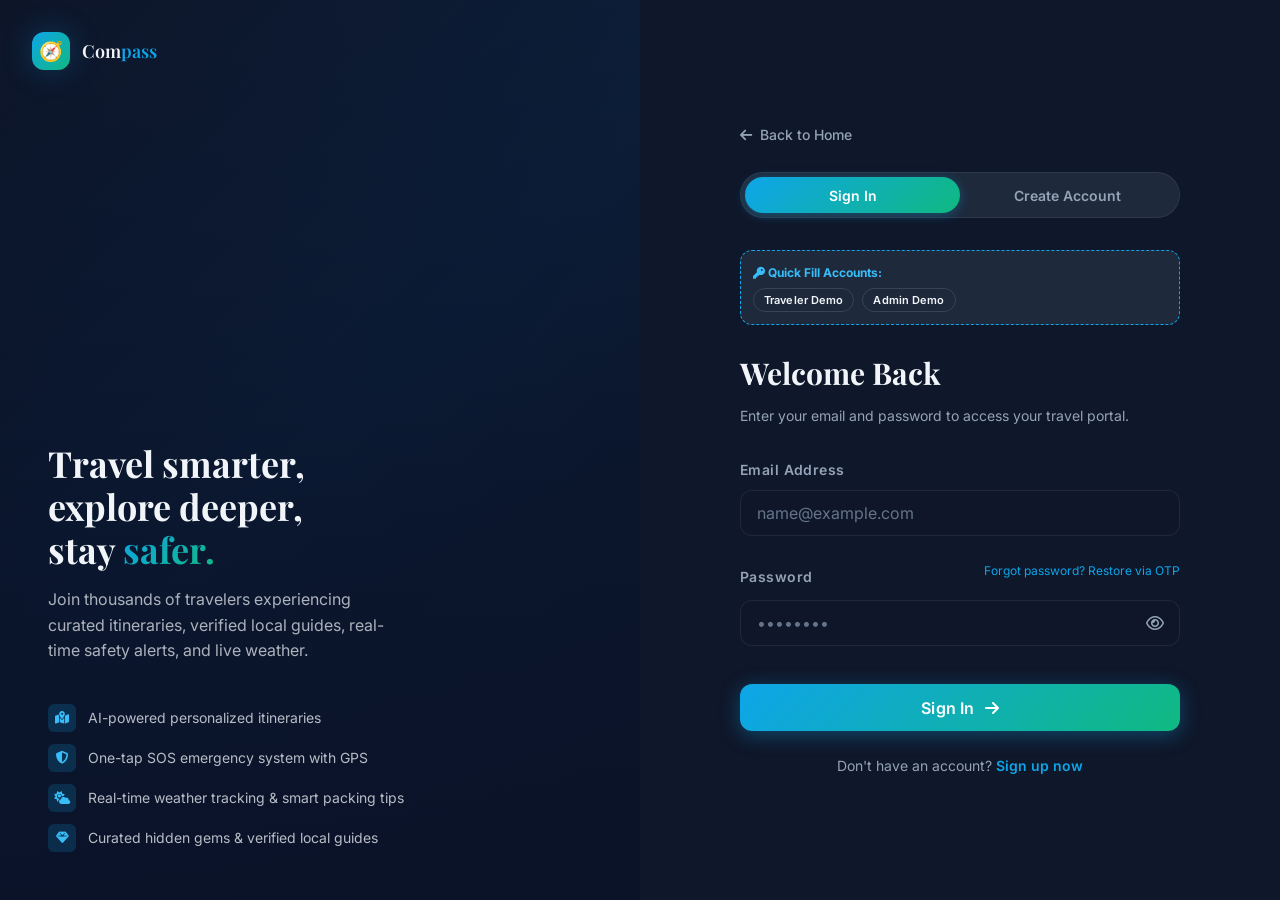
<file: frontend/planner.html>
<!DOCTYPE html>
<html lang="en">
<head>
  <meta charset="UTF-8" />
  <meta name="viewport" content="width=device-width, initial-scale=1.0" />
  <meta name="description" content="AI-Powered Smart Travel Planner — Experience breathtaking destinations across India with immersive visual showcases, past traveler stories, and custom itineraries." />
  <title>Explore Destinations & Travel Planner — Compass</title>

  <!-- Favicon -->
  <link rel="icon" href="data:image/svg+xml,<svg xmlns='http://www.w3.org/2000/svg' viewBox='0 0 100 100'><text y='.9em' font-size='90'>🧭</text></svg>" />

  <!-- Stylesheets -->
  <link rel="stylesheet" href="css/style.css" />
  <link rel="stylesheet" href="https://cdnjs.cloudflare.com/ajax/libs/font-awesome/6.5.0/css/all.min.css" />

  <!-- Instant Auth Guard -->
  <script>
    if (!localStorage.getItem('st_token')) {
      sessionStorage.setItem('st_redirect_after_login', window.location.href);
      alert('🔒 Access Restricted: Please log in to explore destinations and access the Travel Planner.');
      window.location.href = 'login.html';
    }
  </script>

  <style>
    .planner-header {
      padding: calc(var(--nav-height) + var(--space-6)) 0 var(--space-6);
      background: var(--gradient-hero);
      position: relative;
      overflow: hidden;
      border-bottom: 1px solid var(--clr-border);
    }
    .planner-grid {
      display: grid;
      grid-template-columns: 340px 1fr;
      gap: var(--space-8);
      margin: var(--space-6) 0 var(--space-16);
      align-items: start;
    }
    .planner-card {
      background: var(--clr-surface);
      border: 1px solid var(--clr-border);
      border-radius: var(--radius-lg);
      padding: var(--space-6);
      box-shadow: var(--shadow-md);
    }
    .sticky-form {
      position: sticky;
      top: calc(var(--nav-height) + var(--space-4));
    }
    .badge-pill {
      display: inline-block;
      padding: 4px 12px;
      font-size: var(--text-xs);
      font-weight: 600;
      border-radius: var(--radius-full);
      background: rgba(14,165,233,0.15);
      color: var(--clr-primary-light);
      border: 1px solid rgba(14,165,233,0.3);
    }
    .timeline-day {
      position: relative;
      padding-left: var(--space-8);
      padding-bottom: var(--space-8);
      border-left: 2px solid var(--clr-primary-dark);
    }
    .timeline-day:last-child {
      border-left: 2px transparent;
      padding-bottom: 0;
    }
    .timeline-bullet {
      position: absolute;
      left: -9px;
      top: 0;
      width: 16px;
      height: 16px;
      border-radius: 50%;
      background: var(--clr-primary);
      border: 3px solid var(--clr-dark);
      box-shadow: 0 0 10px var(--clr-primary);
    }
    
    .spot-featured-card {
      background: linear-gradient(135deg, rgba(16,185,129,0.15) 0%, rgba(14,165,233,0.15) 100%);
      border: 1.5px solid rgba(16,185,129,0.5);
      border-radius: var(--radius-lg);
      padding: var(--space-4);
      margin-bottom: var(--space-6);
      display: flex;
      gap: var(--space-4);
      align-items: center;
      box-shadow: 0 4px 20px rgba(16,185,129,0.15);
    }
    .spot-featured-img {
      width: 100px;
      height: 75px;
      border-radius: var(--radius-md);
      object-fit: cover;
      flex-shrink: 0;
      border: 1px solid rgba(255,255,255,0.2);
    }
    .activity-chip {
      background: var(--clr-surface-2);
      border: 1px solid var(--clr-border);
      border-radius: var(--radius-md);
      padding: var(--space-3);
      margin-top: var(--space-3);
      display: flex;
      gap: var(--space-3);
      align-items: center;
      transition: all 0.2s ease;
    }
    .activity-chip.highlight-spot {
      border: 1.5px solid #10b981;
      background: rgba(16,185,129,0.12);
      box-shadow: 0 0 15px rgba(16,185,129,0.25);
    }
    .activity-thumb {
      width: 52px;
      height: 52px;
      border-radius: var(--radius-sm);
      object-fit: cover;
      flex-shrink: 0;
      border: 1px solid rgba(255,255,255,0.1);
    }

    /* original activity-chip replaced */
    .activity-chip-orig {
      background: var(--clr-surface-2);
      border: 1px solid var(--clr-border);
      border-radius: var(--radius-md);
      padding: var(--space-3);
      margin-top: var(--space-3);
      display: flex;
      gap: var(--space-3);
      align-items: flex-start;
    }
    .budget-pill-group {
      display: grid;
      grid-template-columns: repeat(auto-fit, minmax(130px, 1fr));
      gap: var(--space-3);
      margin-top: var(--space-4);
    }
    .budget-item {
      background: var(--clr-surface-2);
      padding: var(--space-3);
      border-radius: var(--radius-sm);
      text-align: center;
      border: 1px solid var(--clr-border);
    }
    .budget-item .amt {
      font-size: var(--text-lg);
      font-weight: 700;
      color: var(--clr-accent);
    }
    .hotel-card, .guide-card, .gem-card {
      background: var(--clr-surface-2);
      border: 1px solid var(--clr-border);
      border-radius: var(--radius-md);
      overflow: hidden;
      display: flex;
      flex-direction: column;
      transition: var(--transition-fast);
    }
    .hotel-card:hover, .guide-card:hover, .gem-card:hover {
      border-color: var(--clr-primary-light);
      transform: translateY(-2px);
    }
    .card-img-wrap {
      height: 140px;
      width: 100%;
      overflow: hidden;
      position: relative;
    }
    .card-img-wrap img {
      width: 100%;
      height: 100%;
      object-fit: cover;
    }

    /* ---- Tab Switcher ---- */
    .view-tabs {
      display: flex;
      background: var(--clr-surface);
      border: 1px solid var(--clr-border);
      border-radius: var(--radius-full);
      padding: 4px;
      margin-bottom: var(--space-6);
    }
    .view-tab {
      flex: 1;
      padding: 0.65rem 1rem;
      border-radius: var(--radius-full);
      font-size: var(--text-sm);
      font-weight: 600;
      text-align: center;
      cursor: pointer;
      transition: var(--transition-base);
      color: var(--clr-text-muted);
      background: transparent;
      border: none;
      font-family: inherit;
    }
    .view-tab.active {
      background: var(--gradient-primary);
      color: #fff;
      box-shadow: 0 2px 12px rgba(14,165,233,0.35);
    }

    /* ---- Destination Visual Experience Styles ---- */
    .dest-experience-hero {
      position: relative;
      border-radius: var(--radius-xl);
      overflow: hidden;
      min-height: 280px;
      display: flex;
      flex-direction: column;
      justify-content: flex-end;
      padding: var(--space-8);
      margin-bottom: var(--space-6);
      border: 1px solid var(--clr-border);
    }
    .dest-hero-bg {
      position: absolute;
      inset: 0;
      background-size: cover;
      background-position: center;
      transition: transform 0.5s ease;
    }
    .dest-hero-overlay {
      position: absolute;
      inset: 0;
      background: linear-gradient(to top, rgba(15,23,42,0.95) 0%, rgba(15,23,42,0.45) 60%, rgba(15,23,42,0.2) 100%);
    }
    .dest-hero-content {
      position: relative;
      z-index: 2;
    }

    /* ---- Photo Gallery Grid ---- */
    .dest-gallery-grid {
      display: grid;
      grid-template-columns: repeat(auto-fit, minmax(180px, 1fr));
      gap: var(--space-4);
      margin: var(--space-5) 0 var(--space-8);
    }
    .gallery-item {
      border-radius: var(--radius-md);
      overflow: hidden;
      position: relative;
      height: 150px;
      border: 1px solid var(--clr-border);
      cursor: pointer;
    }
    .gallery-item img {
      width: 100%;
      height: 100%;
      object-fit: cover;
      transition: transform 0.4s ease;
    }
    .gallery-item:hover img {
      transform: scale(1.08);
    }
    .gallery-caption {
      position: absolute;
      bottom: 0;
      left: 0;
      right: 0;
      padding: 6px 10px;
      background: linear-gradient(to top, rgba(15,23,42,0.9), transparent);
      font-size: 11px;
      color: #fff;
      font-weight: 500;
    }

    /* ---- Highlights and Cuisine Cards ---- */
    .experience-info-grid {
      display: grid;
      grid-template-columns: repeat(auto-fit, minmax(240px, 1fr));
      gap: var(--space-4);
      margin-bottom: var(--space-8);
    }
    .info-card {
      background: var(--clr-surface-2);
      border: 1px solid var(--clr-border);
      border-radius: var(--radius-md);
      padding: var(--space-4);
    }

    /* ---- Past Traveler Reviews ---- */
    .traveler-stories-container {
      display: flex;
      flex-direction: column;
      gap: var(--space-4);
      margin: var(--space-4) 0 var(--space-8);
    }
    .traveler-story-card {
      background: var(--clr-surface-2);
      border: 1px solid var(--clr-border);
      border-radius: var(--radius-lg);
      padding: var(--space-5);
      position: relative;
      transition: var(--transition-fast);
    }
    .traveler-story-card:hover {
      border-color: var(--clr-primary);
    }
    .story-header {
      display: flex;
      align-items: center;
      gap: var(--space-3);
      margin-bottom: var(--space-3);
    }
    .traveler-avatar {
      width: 44px;
      height: 44px;
      border-radius: 50%;
      background: var(--gradient-primary);
      display: grid;
      place-items: center;
      font-size: 1.2rem;
      color: #fff;
      font-weight: 700;
      flex-shrink: 0;
    }
    .story-tip {
      background: rgba(14,165,233,0.1);
      border-left: 3px solid var(--clr-primary);
      padding: var(--space-2) var(--space-3);
      border-radius: 0 var(--radius-sm) var(--radius-sm) 0;
      font-size: 12px;
      color: var(--clr-primary-light);
      margin-top: var(--space-3);
    }

    /* ---- Add Review Form ---- */
    .add-review-box {
      background: var(--clr-surface-2);
      border: 1px dashed var(--clr-primary);
      border-radius: var(--radius-lg);
      padding: var(--space-5);
      margin-top: var(--space-6);
    }

    @media (max-width: 900px) {
      .planner-grid {
        grid-template-columns: 1fr;
      }
      .sticky-form {
        position: static;
      }
    }
  </style>
</head>
<body>

  <!-- NAVBAR -->
  <nav class="navbar" id="navbar" role="navigation" aria-label="Main navigation">
    <div class="container">
      <a href="index.html" class="nav-logo" aria-label="Compass Home">
        <div class="nav-logo-icon">🧭</div>
        <span class="nav-logo-text">Com<span>pass</span></span>
      </a>
      <ul class="nav-links" role="list">
        <li><a href="index.html" class="nav-link">Home</a></li>
        <li><a href="index.html#destinations" class="nav-link">Explore</a></li>
        <li><a href="planner.html" class="nav-link active" aria-current="page">Travel Planner</a></li>
        <li><a href="weather.html" class="nav-link">Weather</a></li>
        <li><a href="emergency.html" class="nav-link">Emergency</a></li>
      </ul>
      <div class="nav-cta">
        <a href="login.html" class="btn btn-outline btn-sm" id="nav-login-btn">Login</a>
        <a href="login.html#register" class="btn btn-primary btn-sm" id="nav-register-btn">Get Started</a>
      </div>
      <button class="hamburger" id="hamburger" aria-label="Toggle mobile menu" aria-expanded="false">
        <span></span><span></span><span></span>
      </button>
    </div>
  </nav>

  <!-- Mobile nav -->
  <div class="mobile-nav" id="mobile-nav" role="menu">
    <a href="index.html" class="nav-link" role="menuitem">Home</a>
    <a href="index.html#destinations" class="nav-link" role="menuitem">Explore</a>
    <a href="planner.html" class="nav-link active" role="menuitem">Travel Planner</a>
    <a href="weather.html" class="nav-link" role="menuitem">Weather</a>
    <a href="emergency.html" class="nav-link" role="menuitem">Emergency</a>
    <div style="display:flex;gap:var(--space-3);margin-top:var(--space-2);">
      <a href="login.html" class="btn btn-outline btn-sm" style="flex:1">Login</a>
      <a href="login.html#register" class="btn btn-primary btn-sm" style="flex:1">Register</a>
    </div>
  </div>

  <!-- Header Banner -->
  <section class="planner-header">
    <div class="container">
      <div class="badge-pill" style="margin-bottom:var(--space-2);"><i class="fa-solid fa-map-location-dot"></i> Destination Experience & Smart Planner</div>
      <h1 style="font-size:clamp(var(--text-2xl), 4vw, var(--text-4xl)); margin-bottom:var(--space-2);">
        Explore India's Finest Travel Places
      </h1>
      <p style="color:var(--clr-text-muted); max-width:650px;">
        Immerse yourself in authentic destination beauty, real traveler experiences, must-see sights, and custom day-by-day itineraries.
      </p>
    </div>
  </section>

  <!-- Main Content -->
  <main class="container">
    <div class="planner-grid">

      <!-- Form Column -->
      <aside class="planner-card sticky-form">
        <h2 style="font-size:var(--text-xl); margin-bottom:var(--space-3); display:flex; align-items:center; gap:8px;">
          <i class="fa-solid fa-compass" style="color:var(--clr-primary);"></i> Destination & Tour
        </h2>

        <!-- Smart Recommendation Banner (Ongoing Most Visited & Climate Suggested) -->
        <div class="rec-recommendation-bar" id="rec-bar">
          <div class="rec-title-row">
            <span style="font-size:12px; font-weight:700; color:var(--clr-primary-light);">
              <i class="fa-solid fa-wand-magic-sparkles"></i> AI Smart Suggestion
            </span>
            <span class="badge-pill" id="rec-active-badge" style="font-size:10px; padding:2px 8px; background:rgba(16,185,129,0.2); color:#34d399;">Active</span>
          </div>
          <p style="font-size:11px; color:var(--clr-text-muted); margin:0 0 var(--space-3);">
            Picked by client visit volume and current optimal climate:
          </p>
          <div class="rec-cards-container">
            <button type="button" class="rec-quick-card active" id="btn-rec-popular" data-dest="Munnar" title="Click to explore Munnar">
              <span class="rec-card-tag hot"><i class="fa-solid fa-fire"></i> Most Visited</span>
              <strong style="display:block; font-size:13px; color:#fff;">Munnar, Kerala</strong>
              <div style="font-size:11px; color:var(--clr-text-muted); margin-top:2px;">
                14.8k+ clients • 4.9★
              </div>
              <div style="font-size:11px; color:var(--clr-accent); margin-top:2px;">
                <i class="fa-solid fa-cloud-sun"></i> 19°C Pleasant
              </div>
            </button>

            <button type="button" class="rec-quick-card" id="btn-rec-climate" data-dest="Kodaikanal" title="Click to explore Kodaikanal">
              <span class="rec-card-tag climate"><i class="fa-solid fa-cloud"></i> Best Climate</span>
              <strong style="display:block; font-size:13px; color:#fff;">Kodaikanal, TN</strong>
              <div style="font-size:11px; color:var(--clr-text-muted); margin-top:2px;">
                Ideal 18°C • Zero Rain
              </div>
              <div style="font-size:11px; color:#fbbf24; margin-top:2px;">
                <i class="fa-solid fa-sun"></i> Crisp Mountain Air
              </div>
            </button>
          </div>
        </div>

        <form id="plan-form">
          <div class="form-group" style="margin-bottom:var(--space-4);">
            <label class="form-label" for="plan-dest">Select Place to Explore</label>
            <select id="plan-dest" class="form-input" style="background:var(--clr-surface-2);" required>
              <option value="Munnar" selected>Munnar, Kerala (🔥 #1 Most Visited by Clients • 19°C)</option>
              <option value="Kodaikanal">Kodaikanal, Tamil Nadu (⛅ Best Climate Today • 18°C Sunny)</option>
              <option value="Ooty">Ooty, Tamil Nadu (🌲 Queen of Nilgiris • 16°C Misty)</option>
              <option value="Mysore">Mysore, Karnataka (👑 Heritage & Royal Palaces • 24°C)</option>
              <option value="Coimbatore">Coimbatore, Tamil Nadu (🌿 Gateway to Hills • 27°C)</option>
              <option value="Chennai">Chennai, Tamil Nadu (🌊 Coastal Beach Metropolis • 31°C)</option>
            </select>
          </div>

          <div class="form-group" style="margin-bottom:var(--space-4);">
            <label class="form-label" for="plan-duration">Trip Duration</label>
            <select id="plan-duration" class="form-input" style="background:var(--clr-surface-2);">
              <option value="2">2 Days (Weekend Getaway)</option>
              <option value="3" selected>3 Days (Classic Tour)</option>
              <option value="4">4 Days (Extended Explorer)</option>
              <option value="5">5 Days (In-Depth Adventure)</option>
            </select>
          </div>

          <div class="form-group" style="margin-bottom:var(--space-4);">
            <label class="form-label" for="plan-budget">Total Budget (INR)</label>
            <input type="number" id="plan-budget" class="form-input" value="18000" min="4000" max="250000" step="1000" required />
            <small style="color:var(--clr-text-faint); font-size:11px;">Recommended: ₹5,000 – ₹7,000 / day</small>
          </div>

          <div class="form-group" style="margin-bottom:var(--space-4);">
            <label class="form-label" for="plan-style">Travel Style</label>
            <select id="plan-style" class="form-input" style="background:var(--clr-surface-2);">
              <option value="Moderate">Moderate / Balanced</option>
              <option value="Budget">Budget / Backpacker</option>
              <option value="Luxury">Luxury / Premium</option>
              <option value="Adventure">Adventure & Trekking</option>
              <option value="Family">Family Friendly</option>
            </select>
          </div>

          <div class="form-group" style="margin-bottom:var(--space-5);">
            <label class="form-label" for="plan-travelers">Travelers</label>
            <select id="plan-travelers" class="form-input" style="background:var(--clr-surface-2);">
              <option value="1">Solo (1 Person)</option>
              <option value="2" selected>Couple (2 Persons)</option>
              <option value="3">Small Group (3-4 Persons)</option>
              <option value="5">Family / Group (5+ Persons)</option>
            </select>
          </div>

          <button type="submit" class="btn btn-primary" id="generate-plan-btn" style="width:100%; justify-content:center;">
            <i class="fa-solid fa-wand-magic-sparkles"></i> Update & Generate
          </button>
        </form>
      </aside>

      <!-- Main Display Column with Interactive View Switcher -->
      <section id="plan-results" class="planner-card">
        
        <!-- View Tabs -->
        <div class="view-tabs" role="tablist">
          <button class="view-tab active" id="view-tab-experience" role="tab" aria-selected="true">
            <i class="fa-solid fa-camera-retro"></i> Explore Place & Past Traveler Stories
          </button>
          <button class="view-tab" id="view-tab-itinerary" role="tab" aria-selected="false">
            <i class="fa-solid fa-calendar-check"></i> Custom Itinerary & Stays
          </button>
        </div>

        <div id="plan-loading" style="display:none; text-align:center; padding:var(--space-12);">
          <div class="btn-spinner" style="display:inline-block; width:36px; height:36px; border-width:3px; border-top-color:var(--clr-primary); margin-bottom:var(--space-4);"></div>
          <h3>Unveiling Destination Secrets...</h3>
          <p style="color:var(--clr-text-muted); font-size:var(--text-sm);">Gathering scenic photos, traveler reviews, and optimal itineraries.</p>
        </div>

        <!-- ================= VIEW 1: DESTINATION EXPERIENCE & TRAVELER STORIES ================= -->
        <div id="experience-view-content">

          <!-- Hero Destination Banner -->
          <div class="dest-experience-hero">
            <div class="dest-hero-bg" id="exp-hero-bg"></div>
            <div class="dest-hero-overlay"></div>
            <div class="dest-hero-content">
              <div style="display:flex; gap:var(--space-2); flex-wrap:wrap; margin-bottom:var(--space-2);">
                <span class="badge-pill" id="exp-badge-state"><i class="fa-solid fa-location-dot"></i> Tamil Nadu</span>
                <span class="badge-pill" id="exp-badge-alt" style="background:rgba(16,185,129,0.2); color:var(--clr-accent); border-color:rgba(16,185,129,0.3);"><i class="fa-solid fa-mountain"></i> 2,240 m</span>
                <span class="badge-pill" id="exp-badge-season" style="background:rgba(245,158,11,0.2); color:#fbbf24; border-color:rgba(245,158,11,0.3);"><i class="fa-solid fa-sun"></i> Best: Oct – Jun</span>
              </div>
              <h2 id="exp-place-title" style="font-size:clamp(var(--text-2xl), 3.5vw, var(--text-4xl)); margin:0 0 6px; color:#fff;">
                Ooty — Queen of the Nilgiris
              </h2>
              <p id="exp-place-tagline" style="color:rgba(241,245,249,0.85); font-size:var(--text-base); max-width:650px; margin:0;">
                Misty blue mountains, fragrant tea plantations, pine-scented breezes, and vintage British heritage.
              </p>
            </div>
          </div>

          <!-- Comprehensive Destination Overview -->
          <div style="margin-bottom:var(--space-6);">
            <h3 style="font-size:var(--text-lg); margin-bottom:var(--space-2); color:var(--clr-primary-light);">
              <i class="fa-solid fa-feather-pointed"></i> About this Beautiful Place
            </h3>
            <p id="exp-place-desc" style="color:var(--clr-text-muted); font-size:var(--text-sm); line-height:1.7;">
              <!-- Dynamic description -->
            </p>
          </div>

          <!-- Photo Gallery -->
          <div style="margin-bottom:var(--space-6);">
            <div style="display:flex; justify-content:space-between; align-items:center;">
              <h3 style="font-size:var(--text-lg); color:var(--clr-primary-light); margin:0;">
                <i class="fa-solid fa-images"></i> Visual Journey & Iconic Spots
              </h3>
              <span style="font-size:12px; color:var(--clr-text-muted);">High-resolution photography</span>
            </div>
            <div class="dest-gallery-grid" id="exp-gallery-grid">
              <!-- Dynamic photos -->
            </div>
          </div>

          <!-- Highlights & Cuisine Grid -->
          <div class="experience-info-grid">
            <div class="info-card">
              <h4 style="font-size:var(--text-base); color:var(--clr-accent); margin-bottom:var(--space-2);">
                <i class="fa-solid fa-utensils"></i> Famous Local Delicacies
              </h4>
              <p id="exp-cuisine" style="font-size:13px; color:var(--clr-text-muted); line-height:1.6;">
                <!-- Dynamic food -->
              </p>
            </div>
            <div class="info-card">
              <h4 style="font-size:var(--text-base); color:#fbbf24; margin-bottom:var(--space-2);">
                <i class="fa-solid fa-camera"></i> Best Photography Spots
              </h4>
              <p id="exp-photospots" style="font-size:13px; color:var(--clr-text-muted); line-height:1.6;">
                <!-- Dynamic photo spots -->
              </p>
            </div>
          </div>

          <!-- Past Traveler Experiences Section -->
          <div style="border-top:1px solid var(--clr-border); padding-top:var(--space-6); margin-top:var(--space-6);">
            <div style="display:flex; justify-content:space-between; align-items:center; flex-wrap:wrap; gap:var(--space-3); margin-bottom:var(--space-4);">
              <div>
                <h3 style="font-size:var(--text-xl); color:#fff; margin:0 0 4px;">
                  <i class="fa-solid fa-comments"></i> Past Traveler Experiences & Stories
                </h3>
                <div style="display:flex; align-items:center; gap:8px; font-size:var(--text-sm); color:var(--clr-warning);">
                  <span>★★★★★</span>
                  <span id="exp-rating-text" style="color:var(--clr-text-muted); font-size:13px;">4.9 / 5.0 (2,400+ verified travelers)</span>
                </div>
              </div>
              <button type="button" class="btn btn-outline btn-sm" id="btn-toggle-add-review">
                <i class="fa-solid fa-pen-nib"></i> Share Your Experience
              </button>
            </div>

            <!-- Dynamic Traveler Reviews List -->
            <div class="traveler-stories-container" id="traveler-reviews-list">
              <!-- Rendered dynamically -->
            </div>

            <!-- Add Your Review Form (collapsible) -->
            <div class="add-review-box" id="add-review-box" style="display:none;">
              <h4 style="font-size:var(--text-base); margin-bottom:var(--space-3); color:var(--clr-primary-light);">
                <i class="fa-solid fa-star"></i> Write Your Travel Experience
              </h4>
              <form id="add-review-form">
                <div style="display:grid; grid-template-columns:1fr 1fr; gap:var(--space-3); margin-bottom:var(--space-3);">
                  <div class="form-group">
                    <label class="form-label" for="rev-author">Your Name</label>
                    <input type="text" id="rev-author" class="form-input" placeholder="e.g. Priya Nair" required />
                  </div>
                  <div class="form-group">
                    <label class="form-label" for="rev-style">Trip Style</label>
                    <select id="rev-style" class="form-input" style="background:var(--clr-surface);">
                      <option value="Honeymoon Couple">Couple / Honeymoon</option>
                      <option value="Solo Traveler">Solo Explorer</option>
                      <option value="Family Vacation">Family Vacation</option>
                      <option value="Friends Roadtrip">Friends Trip</option>
                    </select>
                  </div>
                </div>

                <div class="form-group" style="margin-bottom:var(--space-3);">
                  <label class="form-label" for="rev-rating">Your Rating</label>
                  <select id="rev-rating" class="form-input" style="background:var(--clr-surface);">
                    <option value="5">★★★★★ (5 Stars - Exceptional)</option>
                    <option value="4">★★★★☆ (4 Stars - Great)</option>
                    <option value="3">★★★☆☆ (3 Stars - Average)</option>
                  </select>
                </div>

                <div class="form-group" style="margin-bottom:var(--space-3);">
                  <label class="form-label" for="rev-headline">Headline</label>
                  <input type="text" id="rev-headline" class="form-input" placeholder="e.g. Unforgettable sunrise above the clouds!" required />
                </div>

                <div class="form-group" style="margin-bottom:var(--space-3);">
                  <label class="form-label" for="rev-story">Your Experience / Story</label>
                  <textarea id="rev-story" class="form-input" rows="3" placeholder="Tell other travelers what you loved most about this place..." required></textarea>
                </div>

                <div class="form-group" style="margin-bottom:var(--space-4);">
                  <label class="form-label" for="rev-tip">Pro-Tip for Fellow Travelers</label>
                  <input type="text" id="rev-tip" class="form-input" placeholder="e.g. Book toy train 2 weeks in advance; visit viewpoint before 9 AM." />
                </div>

                <div style="display:flex; gap:var(--space-3);">
                  <button type="submit" class="btn btn-primary btn-sm">
                    <i class="fa-solid fa-paper-plane"></i> Publish Experience
                  </button>
                  <button type="button" class="btn btn-outline btn-sm" id="btn-cancel-review">Cancel</button>
                </div>
              </form>
            </div>

            <!-- CTA: Switch to customized itinerary -->
            <div style="background:var(--clr-surface-2); border:1px solid var(--clr-border); border-radius:var(--radius-lg); padding:var(--space-5); margin-top:var(--space-8); display:flex; justify-content:space-between; align-items:center; flex-wrap:wrap; gap:var(--space-4);">
              <div>
                <strong style="font-size:var(--text-base); display:block; color:#fff;">Inspired by these experiences?</strong>
                <p style="font-size:var(--text-xs); color:var(--clr-text-muted); margin:2px 0 0;">View the complete day-by-day tailored itinerary and verified hotel recommendations.</p>
              </div>
              <button type="button" class="btn btn-primary" id="btn-switch-to-itinerary-cta">
                <i class="fa-solid fa-calendar-days"></i> View Day-by-Day Itinerary <i class="fa-solid fa-arrow-right" style="margin-left:4px;"></i>
              </button>
            </div>

          </div>

        </div>

        <!-- ================= VIEW 2: CUSTOM ITINERARY & STAYS ================= -->
        <div id="itinerary-view-content" style="display:none;">

          <!-- Spot-based Planning Banner (shown when coming from Explore / Destination spot details) -->
          <div id="spot-featured-banner" class="spot-featured-card" style="display:none;">
            <img id="spot-featured-img" class="spot-featured-img" src="" alt="Spot Highlight" />
            <div>
              <div style="display:flex; gap:6px; align-items:center; margin-bottom:4px;">
                <span class="badge-pill" style="background:#10b981; color:#fff; border:none; font-size:11px;">
                  <i class="fa-solid fa-star"></i> Featured Attraction
                </span>
                <span id="spot-featured-dest" style="font-size:12px; color:var(--clr-primary-light); font-weight:600;"></span>
              </div>
              <h3 id="spot-featured-title" style="font-size:var(--text-lg); margin:0 0 4px; color:#fff;"></h3>
              <p id="spot-featured-desc" style="font-size:13px; color:var(--clr-text-muted); margin:0; line-height:1.5;"></p>
            </div>
          </div>


          <div style="display:flex; justify-content:space-between; align-items:flex-start; flex-wrap:wrap; gap:var(--space-4); border-bottom:1px solid var(--clr-border); padding-bottom:var(--space-4); margin-bottom:var(--space-6);">
            <div>
              <div class="badge-pill" id="result-badge"><i class="fa-solid fa-compass"></i> Tailored Tour</div>
              <h2 id="result-title" style="font-size:var(--text-2xl); margin-top:6px;">3-Day Trip to Ooty</h2>
              <p id="result-subtitle" style="color:var(--clr-text-muted); font-size:var(--text-sm);">Style: Moderate • 2 Travelers • Queen of Nilgiris</p>
            </div>
            <button class="btn btn-outline btn-sm" onclick="window.print()" title="Print Itinerary">
              <i class="fa-solid fa-print"></i> Print / Save PDF
            </button>
          </div>

          <!-- Budget Breakdown Section -->
          <div style="margin-bottom:var(--space-8);">
            <h3 style="font-size:var(--text-base); margin-bottom:var(--space-2); color:var(--clr-primary-light);">
              <i class="fa-solid fa-wallet"></i> Estimated Budget Breakdown
            </h3>
            <div class="budget-pill-group">
              <div class="budget-item">
                <div style="font-size:12px; color:var(--clr-text-muted);">Stay</div>
                <div class="amt" id="budget-stay">₹7,200</div>
              </div>
              <div class="budget-item">
                <div style="font-size:12px; color:var(--clr-text-muted);">Food & Dining</div>
                <div class="amt" id="budget-food">₹4,500</div>
              </div>
              <div class="budget-item">
                <div style="font-size:12px; color:var(--clr-text-muted);">Sightseeing</div>
                <div class="amt" id="budget-sightseeing">₹3,200</div>
              </div>
              <div class="budget-item">
                <div style="font-size:12px; color:var(--clr-text-muted);">Local Transit</div>
                <div class="amt" id="budget-transport">₹2,100</div>
              </div>
              <div class="budget-item" style="border-color:var(--clr-accent);">
                <div style="font-size:12px; color:var(--clr-text-muted);">Total Budget</div>
                <div class="amt" id="budget-total" style="color:#38bdf8;">₹17,000</div>
              </div>
            </div>
          </div>

          <!-- Timeline Section -->
          <div style="margin-bottom:var(--space-8);">
            <h3 style="font-size:var(--text-base); margin-bottom:var(--space-4); color:var(--clr-primary-light);">
              <i class="fa-solid fa-calendar-day"></i> Day-by-Day Itinerary
            </h3>
            <div id="timeline-container">
              <!-- Rendered dynamically -->
            </div>
          </div>

          <!-- Stays & Hotels -->
          <div style="margin-bottom:var(--space-8);">
            <h3 style="font-size:var(--text-base); margin-bottom:var(--space-4); color:var(--clr-primary-light);">
              <i class="fa-solid fa-hotel"></i> Handpicked Accommodations
            </h3>
            <div id="hotels-grid" style="display:grid; grid-template-columns:repeat(auto-fit, minmax(240px, 1fr)); gap:var(--space-4);">
              <!-- Rendered dynamically -->
            </div>
          </div>

          <!-- Local Guides -->
          <div style="margin-bottom:var(--space-8);">
            <h3 style="font-size:var(--text-base); margin-bottom:var(--space-4); color:var(--clr-primary-light);">
              <i class="fa-solid fa-user-shield"></i> Verified Local Guides
            </h3>
            <div id="guides-grid" style="display:grid; grid-template-columns:repeat(auto-fit, minmax(240px, 1fr)); gap:var(--space-4);">
              <!-- Rendered dynamically -->
            </div>
          </div>

          <!-- Hidden Gems -->
          <div>
            <h3 style="font-size:var(--text-base); margin-bottom:var(--space-4); color:var(--clr-primary-light);">
              <i class="fa-solid fa-gem"></i> Curated Hidden Gems
            </h3>
            <div id="gems-grid" style="display:grid; grid-template-columns:repeat(auto-fit, minmax(240px, 1fr)); gap:var(--space-4);">
              <!-- Rendered dynamically -->
            </div>
          </div>

        </div>
      </section>

    </div>
  </main>

  <!-- FOOTER -->
  <footer class="footer" role="contentinfo">
    <div class="container">
      <div class="footer-grid">
        <div class="footer-brand">
          <a href="index.html" class="nav-logo">
            <div class="nav-logo-icon">🧭</div>
            <span class="nav-logo-text">Com<span>pass</span></span>
          </a>
          <p>India's most complete travel companion — smart planning, verified guides, live weather, and instant emergency assistance for every journey.</p>
        </div>
        <div class="footer-col">
          <h4>Explore</h4>
          <nav class="footer-links">
            <a href="index.html#destinations" class="footer-link">Popular Destinations</a>
            <a href="planner.html" class="footer-link">Travel Planner</a>
            <a href="weather.html" class="footer-link">Live Weather</a>
          </nav>
        </div>
        <div class="footer-col">
          <h4>Support</h4>
          <nav class="footer-links">
            <a href="emergency.html" class="footer-link">Emergency Help</a>
            <a href="admin-dashboard.html" class="footer-link">Admin Dashboard</a>
            <a href="login.html" class="footer-link">Traveler Login</a>
          </nav>
        </div>
      </div>
      <div class="footer-bottom">
        <p>© 2024 Compass. Built for safer, smarter travel across India.</p>
        <p style="color:var(--clr-primary);font-weight:600;"><i class="fa-solid fa-shield-halved"></i> Emergency: Dial 112</p>
      </div>
    </div>
  </footer>

  <div class="toast-container" id="toast-container" aria-live="polite"></div>

  <!-- Scripts -->
  <script src="js/main.js"></script>
  <script>
    // Comprehensive Destination database with rich visual assets and past traveler experiences
    // Comprehensive Destination & Spot-aligned database with local authentic photos
    const DEST_DATA = {
      'Ooty': {
        state: 'Tamil Nadu, India',
        tagline: 'Queen of the Nilgiris',
        heroImg: 'images/spots/ooty_lake.jpg',
        altitude: '2,240 meters (7,350 ft)',
        bestSeason: 'October – June',
        overview: 'Nestled in the Nilgiri Biosphere, Ooty was established by John Sullivan in the early 19th century as a cool mountain retreat. Surrounded by emerald tea estates, eucalyptus groves, and misty ridges, Ooty features the UNESCO Nilgiri Mountain Toy Train, tranquil Ooty Lake, and the highest point in South India’s Nilgiri range at Doddabetta Peak.',
        gallery: [
          { title: 'Ooty Lake', img: 'images/spots/ooty_lake.jpg', caption: 'Tranquil 65-acre lake perfect for boating' },
          { title: 'Doddabetta Peak', img: 'images/spots/doddabetta.jpg', caption: '2,637 m highest viewpoint in the Nilgiris' },
          { title: 'Government Botanical Garden', img: 'images/spots/botanical_garden.jpg', caption: '55-acre terraced flora & fossil tree trunk' },
          { title: 'Government Rose Garden', img: 'images/spots/rose_garden.jpg', caption: 'Over 20,000 rose varieties on curved slopes' },
          { title: 'Nilgiri Mountain Railway', img: 'images/spots/nmr.jpg', caption: 'UNESCO World Heritage vintage toy train' }
        ],
        cuisine: 'Freshly baked homemade chocolates from King Star, steaming hot filter coffee, aromatic Nilgiri green tea, and crispy hot medu vadas.',
        photospots: 'Doddabetta summit telescope house, Ooty Lake reflection at sunset, Rose Garden terraces, and the toy train at Ketti viaduct.',
        ratingSummary: '4.8 / 5.0 (2,400+ verified travelers)',
        travelerStories: [
          {
            author: 'Dr. Sunita & Rajesh Nair',
            avatar: 'SR',
            style: 'Honeymoon Couple',
            date: 'Visited February 2024',
            rating: '★★★★★',
            headline: 'Misty pine walks and pure romance!',
            story: 'Waking up to the pine-scented breezes and looking out over endless tea terraces was surreal. The boat ride on Ooty Lake felt so peaceful. Our local guide Murugan made sure we caught the sunrise at Doddabetta before the fog rolled in.',
            tip: 'Tip: Take the toy train from Mettupalayam to Ooty; book at least 3 weeks ahead as seats sell out instantly!'
          },
          {
            author: 'Kavya Krishnan',
            avatar: 'KK',
            style: 'Solo Explorer',
            date: 'Visited January 2024',
            rating: '★★★★★',
            headline: 'Peaceful, safe, and breathtaking photography',
            story: 'As a solo female traveler, Ooty felt welcoming and completely safe. I spent mornings cycling around the lake and afternoons enjoying the Botanical Garden. The views from Doddabetta Peak are pure meditation.',
            tip: 'Tip: Visit King Star Confectionery on Commercial Road for authentic warm fudge and handmade truffles.'
          }
        ],
        days: [
          { day: 1, title: 'Botanical Heritage & Lake Serenity', activities: [
            { time: '09:00 AM', name: 'Government Botanical Garden', img: 'images/spots/botanical_garden.jpg', desc: 'Stroll through 55 acres of exotic flora, Italian gardens, and fossilized tree trunks.' },
            { time: '02:00 PM', name: 'Ooty Lake', img: 'images/spots/ooty_lake.jpg', desc: 'Enjoy paddle-boating on the serene waters surrounded by eucalyptus trees.' },
            { time: '05:30 PM', name: 'Government Rose Garden', img: 'images/spots/rose_garden.jpg', desc: 'Wander among 20,000+ varieties of roses with panoramic sunset valley views.' }
          ]},
          { day: 2, title: 'Highest Peak & Mountain Panoramas', activities: [
            { time: '08:30 AM', name: 'Doddabetta Peak', img: 'images/spots/doddabetta.jpg', desc: '360° panoramas from the highest peak in the Nilgiri mountain range (2,637 m).' },
            { time: '01:30 PM', name: 'Tea Factory & Chocolate Museum', img: 'images/spots/tea_plantations.jpg', desc: 'Witness orthodox tea processing and taste fresh homemade Nilgiri chocolates.' },
            { time: '05:00 PM', name: 'Tibetan Market Shopping', img: 'images/spots/ooty_lake.jpg', desc: 'Shop for authentic woollens, aromatic spices, and handmade essential oils.' }
          ]},
          { day: 3, title: 'UNESCO Heritage Railway Adventure', activities: [
            { time: '09:00 AM', name: 'Nilgiri Mountain Railway', img: 'images/spots/nmr.jpg', desc: 'Ride the iconic UNESCO vintage steam toy train over historic viaducts and tunnels.' },
            { time: '02:30 PM', name: 'Pykara Waterfalls & Lake', img: 'images/spots/ooty_lake.jpg', desc: 'Serene speedboating amidst dense shola woods and cascading waterfalls.' },
            { time: '06:00 PM', name: 'Pine Forest Golden Hour Walk', img: 'images/spots/doddabetta.jpg', desc: 'Picturesque pine woods featured in numerous classic Indian cinema scenes.' }
          ]}
        ],
        hotels: [
          { name: 'Savoy - IHCL SeleQtions', stars: 5, price: 9500, img: 'images/spots/botanical_garden.jpg', desc: 'Historic 180-year-old British colonial heritage property.' },
          { name: 'Sterling Ooty Elk Hill', stars: 4, price: 4200, img: 'images/spots/doddabetta.jpg', desc: 'Panoramic mountain views overlooking the Nilgiri valley.' },
          { name: 'Hotel Lakeview Cottages', stars: 3, price: 2100, img: 'images/spots/ooty_lake.jpg', desc: 'Cozy private cottages facing Ooty Lake.' }
        ],
        guides: [
          { name: 'Murugan Selvan', rating: 4.9, exp: '8 yrs', fee: '₹1,200/day', lang: 'English, Tamil, Hindi', phone: '+91 94432 10981' },
          { name: 'Anitha Ramesh', rating: 4.8, exp: '5 yrs', fee: '₹1,000/day', lang: 'English, Tamil', phone: '+91 98421 65432' }
        ],
        gems: [
          { name: 'Needle Rock View Point', type: 'Panoramic Trek', dist: '35 km', fee: 'Free' },
          { name: 'Avalanche Lake Sanctuary', type: 'Hidden Biosphere', dist: '28 km', fee: '₹150' }
        ]
      },
      'Kodaikanal': {
        state: 'Tamil Nadu, India',
        tagline: 'Princess of Hill Stations',
        heroImg: 'images/spots/kodaikanal_lake.jpg',
        altitude: '2,133 meters (6,998 ft)',
        bestSeason: 'September – May',
        overview: 'Perched in the Palani Hills of the Western Ghats, Kodaikanal is celebrated for its star-shaped Kodai Lake, dramatic granite Pillar Rocks, dense evergreen shola forests, and steep cliff walkways where you literally walk above rolling clouds.',
        gallery: [
          { title: 'Kodaikanal Lake', img: 'images/spots/kodaikanal_lake.jpg', caption: 'Star-shaped lake flanked by wooded hills' },
          { title: 'Coaker’s Walk', img: 'images/spots/coakers_walk.jpg', caption: 'Scenic cliff walkway with valley cloudscapes' },
          { title: 'Bryant Park', img: 'images/spots/bryant_park.jpg', caption: 'Landscaped botanical park with rare hybrids' },
          { title: 'Pillar Rocks', img: 'images/spots/pillar_rocks.jpg', caption: 'Three vertical granite boulders 122m high' },
          { title: 'Silver Cascade Falls', img: 'images/spots/silver_cascade.jpg', caption: '55m roadside waterfall from Kodai Lake' }
        ],
        cuisine: 'Fresh wood-fired sourdough pizzas in Vattakanal cafes, Tibetan momos, artisanal Kodai cheese, hot spiced cocoa, and roasted spiced corn.',
        photospots: 'Pillar Rocks viewpoint clearings, Coaker’s Walk telescope point, and sunrise reflections over Kodai Lake.',
        ratingSummary: '4.7 / 5.0 (1,800+ verified travelers)',
        travelerStories: [
          {
            author: 'Aditya Joshi',
            avatar: 'AJ',
            style: 'Solo Trekker',
            date: 'Visited January 2024',
            rating: '★★★★★',
            headline: 'Trekking through clouds in Vattakanal',
            story: 'The morning walk along Coaker’s Walk at 6:30 AM was pure magic. The clouds looked like a quiet sea of white cotton below. Seeing Pillar Rocks emerging from mist is unforgettable.',
            tip: 'Tip: Wear shoes with good grip; morning dew makes the stone pathways down to the rocks slippery.'
          }
        ],
        days: [
          { day: 1, title: 'Star Lake & Cliff Walkways', activities: [
            { time: '09:00 AM', name: 'Kodaikanal Lake', img: 'images/spots/kodaikanal_lake.jpg', desc: 'Walk or cycle along the scenic 5 km perimeter of Kodai Lake, followed by boating.' },
            { time: '02:30 PM', name: 'Bryant Park', img: 'images/spots/bryant_park.jpg', desc: 'A 20-acre landscaped park with rare dahlias, glasshouses, and hybrid flora.' },
            { time: '05:00 PM', name: 'Coaker’s Walk', img: 'images/spots/coakers_walk.jpg', desc: 'Pedestrian cliff path offering dizzying misty valley panoramas.' }
          ]},
          { day: 2, title: 'Towering Granite Pillars & Shola Trails', activities: [
            { time: '09:00 AM', name: 'Pillar Rocks', img: 'images/spots/pillar_rocks.jpg', desc: 'Three towering vertical granite boulders standing 122 meters high over mist.' },
            { time: '01:00 PM', name: 'Guna Caves (Devil’s Kitchen)', img: 'images/spots/pillar_rocks.jpg', desc: 'Dramatic root-tangled cavern crevices amidst dense forests.' },
            { time: '04:30 PM', name: 'Pine Forest Walking Trail', img: 'images/spots/coakers_walk.jpg', desc: 'Walk amidst orderly British-era pine trees with sunbeams breaking through fog.' }
          ]},
          { day: 3, title: 'Silver Cascades & Kurinji Heritage', activities: [
            { time: '09:30 AM', name: 'Silver Cascade Falls', img: 'images/spots/silver_cascade.jpg', desc: 'Gushing 55-meter waterfall formed by the overflow of Kodaikanal Lake.' },
            { time: '01:30 PM', name: 'Kurinji Andavar Temple', img: 'images/spots/kodaikanal_lake.jpg', desc: 'Sanctuary dedicated to Lord Murugan and the famous 12-year Kurinji flower.' },
            { time: '04:30 PM', name: 'Dolphin’s Nose Sunset Trek', img: 'images/spots/pillar_rocks.jpg', desc: 'Flat rock projection hovering over the deep valley below.' }
          ]}
        ],
        hotels: [
          { name: 'The Tamara Kodai', stars: 5, price: 11000, img: 'images/spots/kodaikanal_lake.jpg', desc: 'Luxury heritage monastery restored into five-star haven.' },
          { name: 'Villa Retreat Heritage Hotel', stars: 4, price: 4800, img: 'images/spots/coakers_walk.jpg', desc: 'Located right near Coaker’s Walk with valley view rooms.' }
        ],
        guides: [
          { name: 'Karthik Raja', rating: 4.9, exp: '7 yrs', fee: '₹1,100/day', lang: 'English, Tamil, Malayalam', phone: '+91 94431 87654' }
        ],
        gems: [
          { name: 'Vattakanal Dolphin’s Nose', type: 'Cliff Hanging Rock', dist: '8 km', fee: 'Free' },
          { name: 'Mannavanur Eco Sheep Farm', type: 'Rolling Meadows', dist: '32 km', fee: '₹50' }
        ]
      },
      'Munnar': {
        state: 'Kerala, India',
        tagline: 'God’s Own Tea Paradise',
        heroImg: 'images/spots/tea_plantations.jpg',
        altitude: '1,600 meters (5,250 ft)',
        bestSeason: 'September – April',
        overview: 'Located at the confluence of three mountain streams in the Western Ghats, Munnar is carpeted with lush tea gardens. Home to Anamudi (South India’s highest peak at 2,695m), the rare Nilgiri Tahr in Eravikulam National Park, and spectacular cascading waters at Attukal.',
        gallery: [
          { title: 'Tea Plantations', img: 'images/spots/tea_plantations.jpg', caption: 'Endless rolling emerald tea estates' },
          { title: 'Eravikulam National Park', img: 'images/spots/eravikulam.jpg', caption: 'Home of the endangered wild Nilgiri Tahr' },
          { title: 'Mattupetty Dam', img: 'images/spots/mattupetty.jpg', caption: 'Storage reservoir with speedboating' },
          { title: 'Anamudi Peak', img: 'images/spots/anamudi.jpg', caption: 'Tallest peak in South India (2,695m)' },
          { title: 'Attukal Waterfalls', img: 'images/spots/attukal.jpg', caption: 'Jungle waterfalls between green tea slopes' }
        ],
        cuisine: 'Traditional Kerala Sadhya on banana leaf, soft Appam with vegetable/chicken stew, hot Malabar parottas, and fresh cardamom-infused organic tea.',
        photospots: 'Tea plantations at sunrise, Mattupetty reservoir reflections, and Nilgiri Tahr sightings at Rajamalai.',
        ratingSummary: '4.9 / 5.0 (3,100+ verified travelers)',
        travelerStories: [
          {
            author: 'Rohan Deshmukh',
            avatar: 'RD',
            style: 'Photography Tour',
            date: 'Visited February 2024',
            rating: '★★★★★',
            headline: 'The greenest place on Earth!',
            story: 'Munnar looks like an oil painting. We spotted a mother Nilgiri Tahr and her calf at Eravikulam within 20 minutes! Mattupetty Dam speedboating was thrilling.',
            tip: 'Tip: Book Eravikulam entry tickets online in advance to skip the morning ticket queue.'
          }
        ],
        days: [
          { day: 1, title: 'Tea Terraces & Reservoir Boating', activities: [
            { time: '09:00 AM', name: 'Tea Plantations', img: 'images/spots/tea_plantations.jpg', desc: 'Walk through endless rolling emerald tea estates and visit KDHP Tea Museum.' },
            { time: '02:00 PM', name: 'Mattupetty Dam', img: 'images/spots/mattupetty.jpg', desc: 'Enjoy speedboating on the serene reservoir surrounded by tea-covered hills.' },
            { time: '05:30 PM', name: 'Echo Point Acoustics', img: 'images/spots/mattupetty.jpg', desc: 'Shout into the mist-covered reservoir and hear your voice echo across the valley.' }
          ]},
          { day: 2, title: 'Wildlife Sanctuary & Tallest Peak', activities: [
            { time: '08:00 AM', name: 'Eravikulam National Park', img: 'images/spots/eravikulam.jpg', desc: 'High-altitude safari to spot the endangered wild Nilgiri Tahr mountain goats.' },
            { time: '01:30 PM', name: 'Anamudi Peak', img: 'images/spots/anamudi.jpg', desc: 'Marvel at the rooftop of South India standing majestically at 2,695 meters.' },
            { time: '04:30 PM', name: 'Kundala Arch Dam & Shikara', img: 'images/spots/mattupetty.jpg', desc: 'Glide on traditional Kashmiri-style shikaras across calm mountain waters.' }
          ]},
          { day: 3, title: 'Jungle Cascades & Spice Terraces', activities: [
            { time: '09:00 AM', name: 'Attukal Waterfalls', img: 'images/spots/attukal.jpg', desc: 'Trek to the roaring waterfall nestled between tea terraces and deep jungle.' },
            { time: '02:00 PM', name: 'Organic Spice Farm Tour', img: 'images/spots/tea_plantations.jpg', desc: 'Learn how fresh cardamom, cinnamon, clove, and black pepper are cultivated.' },
            { time: '05:30 PM', name: 'Pothamedu Viewpoint Sunset', img: 'images/spots/anamudi.jpg', desc: 'Panoramic sunset view over valleys blanketed in mist and green tea.' }
          ]}
        ],
        hotels: [
          { name: 'Fragrant Nature Munnar', stars: 5, price: 8200, img: 'images/spots/tea_plantations.jpg', desc: 'Boutique mountain resort with cozy fireplaces in rooms.' },
          { name: 'Tea County Resort', stars: 4, price: 4600, img: 'images/spots/mattupetty.jpg', desc: 'Government-run scenic resort situated right in Munnar town.' }
        ],
        guides: [
          { name: 'George Joseph', rating: 4.9, exp: '10 yrs', fee: '₹1,300/day', lang: 'English, Malayalam, Tamil, Hindi', phone: '+91 94471 22334' }
        ],
        gems: [
          { name: 'Kolukkumalai Tea Estate', type: 'Highest Tea Estate (Jeep Safari)', dist: '35 km', fee: '₹2,500/jeep' }
        ]
      },
      'Mysore': {
        state: 'Karnataka, India',
        tagline: 'City of Royal Palaces & Sandalwood',
        heroImg: 'images/spots/mysore_palace.jpg',
        altitude: '770 meters (2,526 ft)',
        bestSeason: 'October – March',
        overview: 'Seat of the Wadiyar dynasty, Mysore is steeped in regal splendor. Famous worldwide for its majestic Indo-Saracenic Mysore Palace illuminated by nearly 100,000 golden bulbs, Chamundeshwari hilltop temple, Brindavan musical fountains, and century-old Mysore Zoo.',
        gallery: [
          { title: 'Mysore Palace', img: 'images/spots/mysore_palace.jpg', caption: 'Indo-Saracenic royal palace with 100,000 bulbs' },
          { title: 'Chamundeshwari Temple', img: 'images/spots/chamundeshwari.jpg', caption: 'Hilltop shrine on Chamundi Hills' },
          { title: 'Brindavan Gardens', img: 'images/spots/brindavan_gardens.jpg', caption: 'Terraced gardens with dancing fountains' },
          { title: 'Mysore Zoo', img: 'images/spots/mysore_zoo.jpg', caption: '157-acre historic zoological garden' },
          { title: 'Jaganmohan Palace & Art Gallery', img: 'images/spots/jaganmohan_palace.jpg', caption: 'Royal residence with Raja Ravi Varma art' }
        ],
        cuisine: 'Original melt-in-mouth Mysore Pak from Guru Sweet Mart, butter-crisp Mysore Masala Dosa at Hotel Mylari, and hot degree filter coffee.',
        photospots: 'Mysore Palace illuminated facade on Sunday evenings, Chamundi Hills Nandi statue, and Brindavan musical fountain lights.',
        ratingSummary: '4.6 / 5.0 (2,000+ verified travelers)',
        travelerStories: [
          {
            author: 'Deepak & Shweta Sharma',
            avatar: 'DS',
            style: 'Family Vacation',
            date: 'Visited January 2024',
            rating: '★★★★★',
            headline: 'The palace illumination gave us goosebumps!',
            story: 'Seeing Mysore Palace switch on with 100,000 golden lights was sheer magic. The stained glass and mahogany durbar halls are royal masterworks. Chamundi temple was breathtaking.',
            tip: 'Tip: Reach the palace grounds by 6:30 PM on Sundays to secure a good viewing spot for the 7 PM illumination.'
          }
        ],
        days: [
          { day: 1, title: 'Royal Heritage & Palace Illumination', activities: [
            { time: '09:30 AM', name: 'Mysore Palace', img: 'images/spots/mysore_palace.jpg', desc: 'Opulent Indo-Saracenic palace with mahogany ceilings, stained glass, and silver throne.' },
            { time: '02:30 PM', name: 'Jaganmohan Palace & Art Gallery', img: 'images/spots/jaganmohan_palace.jpg', desc: 'Royal art museum housing legendary Raja Ravi Varma oil masterpieces.' },
            { time: '07:00 PM', name: 'Mysore Palace Illumination', img: 'images/spots/mysore_palace.jpg', desc: 'Nearly 100,000 golden incandescent bulbs illuminating the majestic palace facade.' }
          ]},
          { day: 2, title: 'Sacred Hilltop & Zoological Garden', activities: [
            { time: '08:30 AM', name: 'Chamundeshwari Temple', img: 'images/spots/chamundeshwari.jpg', desc: 'Revered hilltop temple atop Chamundi Hills with the iconic 16-foot monolithic Nandi bull.' },
            { time: '01:30 PM', name: 'Mysore Zoo', img: 'images/spots/mysore_zoo.jpg', desc: 'One of India’s oldest and most renowned zoos (est. 1892) across 157 lush acres.' },
            { time: '05:30 PM', name: 'Devaraja Heritage Bazaar', img: 'images/spots/mysore_palace.jpg', desc: 'Century-old bazaar with vibrant mounds of kumkum, jasmine garlands, and pure silk.' }
          ]},
          { day: 3, title: 'Terraced Fountains & Bird Sanctuary', activities: [
            { time: '09:00 AM', name: 'Ranganathittu Bird Sanctuary', img: 'images/spots/mysore_zoo.jpg', desc: 'Scenic islet boat safari spotting migratory birds, painted storks, and marsh crocodiles.' },
            { time: '03:30 PM', name: 'Brindavan Gardens', img: 'images/spots/brindavan_gardens.jpg', desc: 'Symmetrical Mughal-style terraced gardens alongside the massive KRS Dam.' },
            { time: '07:30 PM', name: 'Musical Dancing Fountains', img: 'images/spots/brindavan_gardens.jpg', desc: 'Famous illuminated dancing musical fountain show synchronized to classical tunes.' }
          ]}
        ],
        hotels: [
          { name: 'Radisson Blu Plaza Hotel', stars: 5, price: 6500, img: 'images/spots/mysore_palace.jpg', desc: 'Luxury hotel with spectacular views of Chamundi Hills.' },
          { name: 'Grand Mercure Mysore', stars: 4, price: 4200, img: 'images/spots/jaganmohan_palace.jpg', desc: 'Contemporary heritage-inspired hotel in city centre.' }
        ],
        guides: [
          { name: 'Venkatesh Rao', rating: 4.8, exp: '12 yrs', fee: '₹1,200/day', lang: 'English, Kannada, Hindi', phone: '+91 98450 12345' }
        ],
        gems: [
          { name: 'Ranganathittu Bird Sanctuary', type: 'Islet Boat Safari', dist: '18 km', fee: '₹70' }
        ]
      },
      'Coimbatore': {
        state: 'Tamil Nadu, India',
        tagline: 'Gateway to Western Ghats & Spiritual Haven',
        heroImg: 'images/spots/isha_center.jpg',
        altitude: '411 meters (1,348 ft)',
        bestSeason: 'October – March',
        overview: 'Known as the Manchester of South India, Coimbatore is home to the world’s largest bust sculpture — the 112-foot Adiyogi Shiva at Isha Yoga Center, the ancient hill shrine of Marudamalai, pristine sweet waters at Siruvani Falls, and thrilling rides at Black Thunder.',
        gallery: [
          { title: 'Marudamalai Murugan Temple', img: 'images/spots/marudamalai.jpg', caption: '12th-century hill shrine amid medicinal herbs' },
          { title: 'Isha Yoga Center & Adiyogi', img: 'images/spots/isha_center.jpg', caption: 'Colossal 112-ft Adiyogi Shiva sculpture' },
          { title: 'Siruvani Waterfalls', img: 'images/spots/siruvani_falls.jpg', caption: 'World’s second-sweetest natural mineral water' },
          { title: 'Black Thunder Water Theme Park', img: 'images/spots/black_thunder.jpg', caption: 'Water adventure park at the Nilgiri foothills' },
          { title: 'Anamalai Tiger Reserve', img: 'images/spots/anamalai_reserve.jpg', caption: 'Rich wildlife sanctuary with wild elephants' }
        ],
        cuisine: 'Traditional Kongunadu Pallipalayam chicken/paneer, Arisi Paruppu Sadam (lentil rice), Annapoorna Sambar Vadai, and tender coconut Elaneer Payasam.',
        photospots: 'Adiyogi silhouette at golden hour, Divya Rupa 3D laser projection on Shiva’s face, and Siruvani forest cascades.',
        ratingSummary: '4.5 / 5.0 (1,200+ verified travelers)',
        travelerStories: [
          {
            author: 'Pooja Ramachandran',
            avatar: 'PR',
            style: 'Spiritual Traveler',
            date: 'Visited January 2024',
            rating: '★★★★★',
            headline: 'Deeply tranquil and mesmerizing 3D laser show',
            story: 'Sitting in meditation at Dhyanalinga and watching the 3D laser light show projected onto the 112-ft Adiyogi face under the night sky was mesmerizing. Siruvani waterfall was refreshing!',
            tip: 'Tip: Attend the Divya Rupa laser show at Adiyogi at 7:00 PM on weekends; it is free and spectacular.'
          }
        ],
        days: [
          { day: 1, title: 'Adiyogi & Dhyanalinga Meditation', activities: [
            { time: '09:30 AM', name: 'Isha Yoga Center & Adiyogi', img: 'images/spots/isha_center.jpg', desc: 'Guinness World Record 112-ft bust sculpture set dramatically against Velliangiri hills.' },
            { time: '02:00 PM', name: 'Dhyanalinga & Theerthakunds', img: 'images/spots/isha_center.jpg', desc: 'Meditative sanctum and consecrated energised subterranean water bodies.' },
            { time: '07:00 PM', name: 'Divya Rupa Light & Sound Show', img: 'images/spots/isha_center.jpg', desc: 'Spectacular 3D laser projection mapped across the colossal Adiyogi face.' }
          ]},
          { day: 2, title: 'Ancient Hill Shrine & Sweet Waters', activities: [
            { time: '08:30 AM', name: 'Marudamalai Murugan Temple', img: 'images/spots/marudamalai.jpg', desc: '12th-century hill shrine dedicated to Lord Murugan with sweeping valley vistas.' },
            { time: '01:30 PM', name: 'Siruvani Waterfalls', img: 'images/spots/siruvani_falls.jpg', desc: 'Picturesque falls surrounded by dense forests, known for possessing sweetest natural water.' },
            { time: '05:30 PM', name: 'GD Naidu Industrial Museum', img: 'images/spots/marudamalai.jpg', desc: 'Remarkable collection of vintage automobiles and scientific inventions.' }
          ]},
          { day: 3, title: 'Water Adventure or Wildlife Safari', activities: [
            { time: '09:30 AM', name: 'Black Thunder Water Theme Park', img: 'images/spots/black_thunder.jpg', desc: 'Sprawling 75-acre water theme park with 40+ slides and wave pools at the Nilgiri foothills.' },
            { time: '02:30 PM', name: 'Anamalai Tiger Reserve', img: 'images/spots/anamalai_reserve.jpg', desc: 'Topslip safari in protected ecological haven spotting wild elephants, deer, and hornbills.' }
          ]}
        ],
        hotels: [
          { name: 'Vivanta Coimbatore', stars: 5, price: 5800, img: 'images/spots/isha_center.jpg', desc: 'Contemporary upscale property on Race Course Rd.' }
        ],
        guides: [
          { name: 'Sathish Kumar', rating: 4.8, exp: '6 yrs', fee: '₹1,000/day', lang: 'English, Tamil', phone: '+91 99441 55667' }
        ],
        gems: [
          { name: 'Velliangiri Hills 7th Hill Trail', type: 'Sacred Mountain Trek', dist: '30 km', fee: 'Free' }
        ]
      },
      'Chennai': {
        state: 'Tamil Nadu, India',
        tagline: 'Cultural Capital of South India & Coastal Gateway',
        heroImg: 'images/spots/marina_beach.jpg',
        altitude: '6 meters (Coastal)',
        bestSeason: 'November – February',
        overview: 'Chennai is the soul of Dravidian heritage, classical music, and long sandy shores. Stroll on the iconic Marina Beach, admire the colorful towering gopuram of the 7th-century Kapaleeshwarar Temple, visit the historic Fort St. George, and relax at Edward Elliot’s Beach.',
        gallery: [
          { title: 'Marina Beach', img: 'images/spots/marina_beach.jpg', caption: '13 km natural urban beach along the Bay of Bengal' },
          { title: 'Kapaleeshwarar Temple', img: 'images/spots/kapaleeshwarar.jpg', caption: '7th-century Dravidian rainbow gopuram in Mylapore' },
          { title: 'Fort St. George', img: 'images/spots/fort_st_george.jpg', caption: 'First English fortress in India built in 1644' },
          { title: 'Government Museum', img: 'images/spots/chennai_museum.jpg', caption: 'Historic museum complex with world-famous bronzes' },
          { title: 'Edward Elliot’s Beach', img: 'images/spots/elliots_beach.jpg', caption: 'Tranquil Besant Nagar beach with Schmidt Memorial' }
        ],
        cuisine: 'Hot crispy Ghee Roast Dosa with variety chutneys, authentic Madras filter coffee in brass dabarah-tumbler, spicy Chettinad seafood, and beachside hot sundal.',
        photospots: 'Marina beach lighthouse top deck view, Mylapore Kapaleeshwarar temple tank, and Elliot’s beach sunset.',
        ratingSummary: '4.5 / 5.0 (2,700+ verified travelers)',
        travelerStories: [
          {
            author: 'Sneha Mukherjee',
            avatar: 'SM',
            style: 'Cultural Traveler',
            date: 'Visited January 2024',
            rating: '★★★★★',
            headline: 'Filter coffee, temple bells, and ocean breeze',
            story: 'Walking down Mylapore in the morning while hearing chants, followed by degree filter coffee and watching sunrise at Marina Beach was unforgettable.',
            tip: 'Tip: Head to Marina Beach between 6:00 AM and 7:30 AM for a peaceful sunrise before the midday heat.'
          }
        ],
        days: [
          { day: 1, title: 'Coastal Sunrise & Ancient Dravidian Temples', activities: [
            { time: '06:30 AM', name: 'Marina Beach', img: 'images/spots/marina_beach.jpg', desc: 'Sunrise stroll on the world’s second longest natural urban beach and lighthouse climb.' },
            { time: '10:30 AM', name: 'Kapaleeshwarar Temple', img: 'images/spots/kapaleeshwarar.jpg', desc: '7th-century Dravidian temple in Mylapore featuring vibrant intricately sculpted gopurams.' },
            { time: '04:00 PM', name: 'San Thome Cathedral Basilica', img: 'images/spots/fort_st_george.jpg', desc: 'Neo-Gothic cathedral built over the tomb of Apostle St. Thomas.' }
          ]},
          { day: 2, title: 'Colonial Forts & Bronze Masterpieces', activities: [
            { time: '09:30 AM', name: 'Fort St. George', img: 'images/spots/fort_st_george.jpg', desc: 'India’s first English fortress (1644) housing St. Mary’s Church and the Fort Museum.' },
            { time: '02:00 PM', name: 'Government Museum, Chennai', img: 'images/spots/chennai_museum.jpg', desc: 'Historic museum complex showcasing world-famous Chola bronzes including Nataraja.' },
            { time: '05:30 PM', name: 'Edward Elliot’s Beach', img: 'images/spots/elliots_beach.jpg', desc: 'Relax at clean Besant Nagar beach crowned by Karl Schmidt Memorial with seaside cafes.' }
          ]},
          { day: 3, title: 'UNESCO Living Heritage & Shore Temples', activities: [
            { time: '08:30 AM', name: 'Mahabalipuram Shore Temple', img: 'images/spots/marina_beach.jpg', desc: 'UNESCO 8th-century monolithic rock-cut temples set directly against crashing ocean waves.' },
            { time: '02:30 PM', name: 'DakshinaChitra Living Museum', img: 'images/spots/chennai_museum.jpg', desc: 'Heritage village with 18 authentic historic houses showcasing South Indian crafts.' }
          ]}
        ],
        hotels: [
          { name: 'ITC Grand Chola', stars: 5, price: 10500, img: 'images/spots/kapaleeshwarar.jpg', desc: 'Grand Chola architecture tribute with palatial dining.' },
          { name: 'Taj Connemara', stars: 5, price: 8200, img: 'images/spots/fort_st_george.jpg', desc: 'Chennai’s only authentic heritage hotel dating from 1891.' }
        ],
        guides: [
          { name: 'Nagarajan Krishnan', rating: 4.9, exp: '14 yrs', fee: '₹1,400/day', lang: 'English, Tamil, French', phone: '+91 98400 99881' }
        ],
        gems: [
          { name: 'Covelong Point Surf Village', type: 'Surfing & Seafood', dist: '35 km', fee: 'Free' }
        ]
      }
    };

    // Render Destination Visual Experience & Past Traveler Stories
    function renderDestinationExperience(dest) {
      const data = DEST_DATA[dest] || DEST_DATA['Ooty'];

      // Hero banner
      document.getElementById('exp-hero-bg').style.backgroundImage = `url('${data.heroImg}')`;
      document.getElementById('exp-badge-state').innerHTML = `<i class="fa-solid fa-location-dot"></i> ${data.state}`;
      document.getElementById('exp-badge-alt').innerHTML = `<i class="fa-solid fa-mountain"></i> ${data.altitude}`;
      document.getElementById('exp-badge-season').innerHTML = `<i class="fa-solid fa-sun"></i> Best: ${data.bestSeason}`;
      document.getElementById('exp-place-title').textContent = `${dest} — ${data.tagline}`;
      document.getElementById('exp-place-tagline').textContent = `${data.tagline} • Elevation ${data.altitude} • Best Season: ${data.bestSeason}`;
      document.getElementById('exp-place-desc').textContent = data.overview;

      // Gallery
      const galleryGrid = document.getElementById('exp-gallery-grid');
      galleryGrid.innerHTML = '';
      data.gallery.forEach(g => {
        galleryGrid.innerHTML += `
          <div class="gallery-item" title="${g.title}">
            <img src="${g.img}" alt="${g.title}" loading="lazy" />
            <div class="gallery-caption">
              <strong>${g.title}</strong>
              <div style="font-size:10px; opacity:0.85;">${g.caption}</div>
            </div>
          </div>
        `;
      });

      // Cuisine and photospots
      document.getElementById('exp-cuisine').textContent = data.cuisine;
      document.getElementById('exp-photospots').textContent = data.photospots;
      document.getElementById('exp-rating-text').textContent = data.ratingSummary;

      // Traveler Stories
      renderTravelerStories(data.travelerStories);
    }

    function renderTravelerStories(stories) {
      const container = document.getElementById('traveler-reviews-list');
      container.innerHTML = '';

      stories.forEach(st => {
        container.innerHTML += `
          <div class="traveler-story-card">
            <div class="story-header">
              <div class="traveler-avatar">${st.avatar || st.author.split(' ').map(n=>n[0]).join('')}</div>
              <div>
                <strong style="color:#fff; font-size:var(--text-sm); display:block;">${st.author}</strong>
                <div style="display:flex; align-items:center; gap:6px; margin-top:2px;">
                  <span class="badge-pill" style="font-size:10px; padding:2px 8px;">${st.style}</span>
                  <span style="font-size:11px; color:var(--clr-text-muted);">${st.date}</span>
                </div>
              </div>
              <div style="margin-left:auto; color:var(--clr-warning); font-size:13px; font-weight:700;">
                ${st.rating}
              </div>
            </div>
            <h4 style="font-size:var(--text-sm); margin:0 0 6px; color:var(--clr-primary-light);">${st.headline}</h4>
            <p style="font-size:13px; color:var(--clr-text-muted); line-height:1.6; margin:0;">${st.story}</p>
            ${st.tip ? `<div class="story-tip"><i class="fa-solid fa-lightbulb"></i> <strong>Traveler Pro-Tip:</strong> ${st.tip}</div>` : ''}
          </div>
        `;
      });
    }

    // Render Itinerary & Budget
    function renderPlan(dest, duration, budget, style, travelers) {
      const data = DEST_DATA[dest] || DEST_DATA['Ooty'];

      document.getElementById('result-badge').innerHTML = `<i class="fa-solid fa-compass"></i> ${dest} Tailored Tour`;
      document.getElementById('result-title').textContent = `${duration}-Day Trip to ${dest}`;
      document.getElementById('result-subtitle').textContent = `Style: ${style} • ${travelers} Traveler(s) • ${data.tagline}`;

      // Budget calculation
      const total = Number(budget);
      const stay = Math.round(total * 0.42);
      const food = Math.round(total * 0.25);
      const sight = Math.round(total * 0.18);
      const transport = total - stay - food - sight;

      document.getElementById('budget-stay').textContent = Utils.formatINR(stay);
      document.getElementById('budget-food').textContent = Utils.formatINR(food);
      document.getElementById('budget-sightseeing').textContent = Utils.formatINR(sight);
      document.getElementById('budget-transport').textContent = Utils.formatINR(transport);
      document.getElementById('budget-total').textContent = Utils.formatINR(total);

      // Render Days
      const timeline = document.getElementById('timeline-container');
      timeline.innerHTML = '';

      const maxDays = Math.min(Number(duration), data.days.length);
      for (let i = 0; i < maxDays; i++) {
        const d = data.days[i];
        const dayDiv = document.createElement('div');
        dayDiv.className = 'timeline-day';

        let actsHtml = '';
        d.activities.forEach(act => {
          actsHtml += `
            <div class="activity-chip">
              <span class="badge-pill" style="align-self:flex-start; white-space:nowrap; font-size:11px;">${act.time}</span>
              <div>
                <strong style="color:var(--clr-text); font-size:var(--text-sm); display:block;">${act.name}</strong>
                <p style="color:var(--clr-text-muted); font-size:12px; margin:2px 0 0;">${act.desc}</p>
              </div>
            </div>
          `;
        });

        dayDiv.innerHTML = `
          <div class="timeline-bullet"></div>
          <h4 style="font-size:var(--text-base); margin-bottom:var(--space-1); color:var(--clr-primary-light);">
            Day ${d.day}: ${d.title}
          </h4>
          ${actsHtml}
        `;
        timeline.appendChild(dayDiv);
      }

      // If requested days exceed stored days
      if (Number(duration) > data.days.length) {
        const extraDiv = document.createElement('div');
        extraDiv.className = 'timeline-day';
        extraDiv.innerHTML = `
          <div class="timeline-bullet"></div>
          <h4 style="font-size:var(--text-base); color:var(--clr-accent);">
            Day ${data.days.length + 1} to ${duration}: Leisure & Hidden Trails
          </h4>
          <p style="color:var(--clr-text-muted); font-size:13px;">Dedicated time for spontaneous relaxation, local shopping, nature trails, or taking a scenic day trip to nearby tea estates.</p>
        `;
        timeline.appendChild(extraDiv);
      }

      // Render Hotels
      const hotelsGrid = document.getElementById('hotels-grid');
      hotelsGrid.innerHTML = '';
      data.hotels.forEach(h => {
        hotelsGrid.innerHTML += `
          <div class="hotel-card">
            <div class="card-img-wrap">
              <img src="${h.img}" alt="${h.name}" loading="lazy" />
              <div style="position:absolute; bottom:6px; left:6px;" class="badge-pill">
                ${'★'.repeat(h.stars)} ${h.stars} Stars
              </div>
            </div>
            <div style="padding:var(--space-4); display:flex; flex-direction:column; flex:1;">
              <h4 style="font-size:var(--text-base); margin-bottom:4px;">${h.name}</h4>
              <p style="color:var(--clr-text-muted); font-size:12px; flex:1; margin-bottom:var(--space-3);">${h.desc}</p>
              <div style="display:flex; justify-content:space-between; align-items:center;">
                <span style="color:var(--clr-accent); font-weight:700;">${Utils.formatINR(h.price)} <small style="font-size:10px; color:var(--clr-text-faint);">/night</small></span>
                <button class="btn btn-outline btn-sm" onclick="Toast.success('Booking enquiry recorded for ${h.name}!')" style="padding:4px 10px; font-size:11px;">Book</button>
              </div>
            </div>
          </div>
        `;
      });

      // Render Guides
      const guidesGrid = document.getElementById('guides-grid');
      guidesGrid.innerHTML = '';
      data.guides.forEach(g => {
        guidesGrid.innerHTML += `
          <div class="guide-card" style="padding:var(--space-4);">
            <div style="display:flex; align-items:center; gap:var(--space-3); margin-bottom:var(--space-3);">
              <div style="width:48px; height:48px; border-radius:50%; background:var(--clr-surface-3); display:grid; place-items:center; font-size:1.4rem; color:var(--clr-primary-light);">
                <i class="fa-solid fa-user-check"></i>
              </div>
              <div>
                <h4 style="font-size:var(--text-base); margin:0;">${g.name}</h4>
                <div style="font-size:12px; color:var(--clr-warning);">★ ${g.rating} • ${g.exp} Exp</div>
              </div>
            </div>
            <p style="font-size:12px; color:var(--clr-text-muted); margin-bottom:var(--space-3);">Languages: ${g.lang}</p>
            <div style="display:flex; justify-content:space-between; align-items:center; margin-top:auto;">
              <span style="font-size:var(--text-sm); font-weight:600; color:var(--clr-primary-light);">${g.fee}</span>
              <a href="tel:${g.phone.replace(/\\s/g, '')}" class="btn btn-primary btn-sm" style="padding:4px 10px; font-size:11px;">
                <i class="fa-solid fa-phone"></i> Call
              </a>
            </div>
          </div>
        `;
      });

      // Render Hidden Gems
      const gemsGrid = document.getElementById('gems-grid');
      gemsGrid.innerHTML = '';
      data.gems.forEach(gm => {
        gemsGrid.innerHTML += `
          <div class="gem-card" style="padding:var(--space-4);">
            <div style="display:flex; justify-content:space-between; align-items:flex-start; margin-bottom:6px;">
              <h4 style="font-size:var(--text-base); margin:0;">${gm.name}</h4>
              <span class="badge-pill" style="font-size:10px;">${gm.dist}</span>
            </div>
            <p style="font-size:12px; color:var(--clr-text-muted); margin-bottom:var(--space-3);">Type: ${gm.type}</p>
            <div style="font-size:12px; color:var(--clr-accent);">Entry: ${gm.fee}</div>
          </div>
        `;
      });
    }

    document.addEventListener('DOMContentLoaded', () => {
      const tabExperienceBtn = document.getElementById('view-tab-experience');
      const tabItineraryBtn = document.getElementById('view-tab-itinerary');
      const expContent = document.getElementById('experience-view-content');
      const itinContent = document.getElementById('itinerary-view-content');

      function showExperienceTab() {
        tabExperienceBtn.classList.add('active');
        tabExperienceBtn.setAttribute('aria-selected', 'true');
        tabItineraryBtn.classList.remove('active');
        tabItineraryBtn.setAttribute('aria-selected', 'false');
        expContent.style.display = 'block';
        itinContent.style.display = 'none';
      }

      function showItineraryTab() {
        tabItineraryBtn.classList.add('active');
        tabItineraryBtn.setAttribute('aria-selected', 'true');
        tabExperienceBtn.classList.remove('active');
        tabExperienceBtn.setAttribute('aria-selected', 'false');
        itinContent.style.display = 'block';
        expContent.style.display = 'none';
      }

      tabExperienceBtn.addEventListener('click', showExperienceTab);
      tabItineraryBtn.addEventListener('click', showItineraryTab);
      document.getElementById('btn-switch-to-itinerary-cta').addEventListener('click', showItineraryTab);

      // Check query parameters ?dest=...&spot=...&tab=...
      const urlParams = new URLSearchParams(window.location.search);
      const rawDestParam = (urlParams.get('dest') || '').trim();
      const spotParam = (urlParams.get('spot') || '').trim();
      const tabParam = (urlParams.get('tab') || '').trim();

      let activeSpot = spotParam;

      if (rawDestParam) {
        const sel = document.getElementById('plan-dest');
        for (let i = 0; i < sel.options.length; i++) {
          if (sel.options[i].value.toLowerCase() === rawDestParam.toLowerCase()) {
            sel.selectedIndex = i;
            break;
          }
        }
      }

      // Initial render of both Experience and Plan
      function updateAll() {
        const dest = document.getElementById('plan-dest').value;
        const dur = document.getElementById('plan-duration').value;
        const budget = document.getElementById('plan-budget').value;
        const style = document.getElementById('plan-style').value;
        const trav = document.getElementById('plan-travelers').value;

        renderDestinationExperience(dest);
        renderPlan(dest, dur, budget, style, trav, activeSpot);

        // Update Spot Featured Banner if activeSpot is present
        const banner = document.getElementById('spot-featured-banner');
        if (activeSpot && banner) {
          const data = DEST_DATA[dest] || DEST_DATA['Ooty'];
          // Find matching spot in gallery
          const matchedGallery = data.gallery.find(g => 
            g.title.toLowerCase().includes(activeSpot.toLowerCase()) || 
            activeSpot.toLowerCase().includes(g.title.toLowerCase())
          );
          const spotImg = matchedGallery ? matchedGallery.img : data.heroImg;
          const spotDesc = matchedGallery ? matchedGallery.caption : `Customized visit plan featuring ${activeSpot} with optimal timing.`;

          document.getElementById('spot-featured-img').src = spotImg;
          document.getElementById('spot-featured-dest').textContent = dest;
          document.getElementById('spot-featured-title').textContent = activeSpot;
          document.getElementById('spot-featured-desc').textContent = spotDesc;
          banner.style.display = 'flex';
        } else if (banner) {
          banner.style.display = 'none';
        }
      }

      updateAll();

      // If spotParam is provided, or tabParam is 'itinerary', directly show the itinerary tab
      if (spotParam || tabParam === 'itinerary') {
        showItineraryTab();
        if (spotParam) {
          Toast.success(`Planning itinerary featuring ${spotParam} in ${document.getElementById('plan-dest').value}!`);
        }
      } else {
        showExperienceTab();
      }

      // Form change or submit
      document.getElementById('plan-dest').addEventListener('change', () => {
        activeSpot = null; // reset specific spot filter on manual dest switch
        updateAll();
        showExperienceTab();
        Toast.info(`Switched destination to ${document.getElementById('plan-dest').value}`);
      });

      const form = document.getElementById('plan-form');
      form.addEventListener('submit', (e) => {
        e.preventDefault();
        const loading = document.getElementById('plan-loading');
        loading.style.display = 'block';
        expContent.style.display = 'none';
        itinContent.style.display = 'none';

        setTimeout(() => {
          loading.style.display = 'none';
          updateAll();
          showItineraryTab();
          Toast.success(`Custom plan generated for ${document.getElementById('plan-dest').value}!`);
        }, 500);
      });

      // Toggle Add Review Form
      const addRevBox = document.getElementById('add-review-box');
      const btnToggleRev = document.getElementById('btn-toggle-add-review');
      const btnCancelRev = document.getElementById('btn-cancel-review');

      btnToggleRev.addEventListener('click', () => {
        addRevBox.style.display = addRevBox.style.display === 'none' ? 'block' : 'none';
        if (addRevBox.style.display === 'block') {
          document.getElementById('rev-author').focus();
        }
      });

      btnCancelRev.addEventListener('click', () => {
        addRevBox.style.display = 'none';
      });

      // Handle Add Review Form Submit
      const revForm = document.getElementById('add-review-form');
      revForm.addEventListener('submit', (e) => {
        e.preventDefault();
        const dest = document.getElementById('plan-dest').value;
        const author = document.getElementById('rev-author').value.trim();
        const style = document.getElementById('rev-style').value;
        const ratingNum = document.getElementById('rev-rating').value;
        const headline = document.getElementById('rev-headline').value.trim();
        const story = document.getElementById('rev-story').value.trim();
        const tip = document.getElementById('rev-tip').value.trim();

        const ratingStars = '★'.repeat(Number(ratingNum)) + '☆'.repeat(5 - Number(ratingNum));

        const newStory = {
          author,
          avatar: author.split(' ').map(n=>n[0]).join('').toUpperCase().slice(0,2) || 'TR',
          style,
          date: 'Just now',
          rating: ratingStars,
          headline,
          story,
          tip
        };

        // Add to the top of current destination stories
        const currentData = DEST_DATA[dest];
        if (currentData) {
          currentData.travelerStories.unshift(newStory);
          renderTravelerStories(currentData.travelerStories);
        }

        revForm.reset();
        addRevBox.style.display = 'none';
        Toast.success('Thank you! Your travel experience has been published.');
      });
    });
  </script>
</body>
</html>
</file>
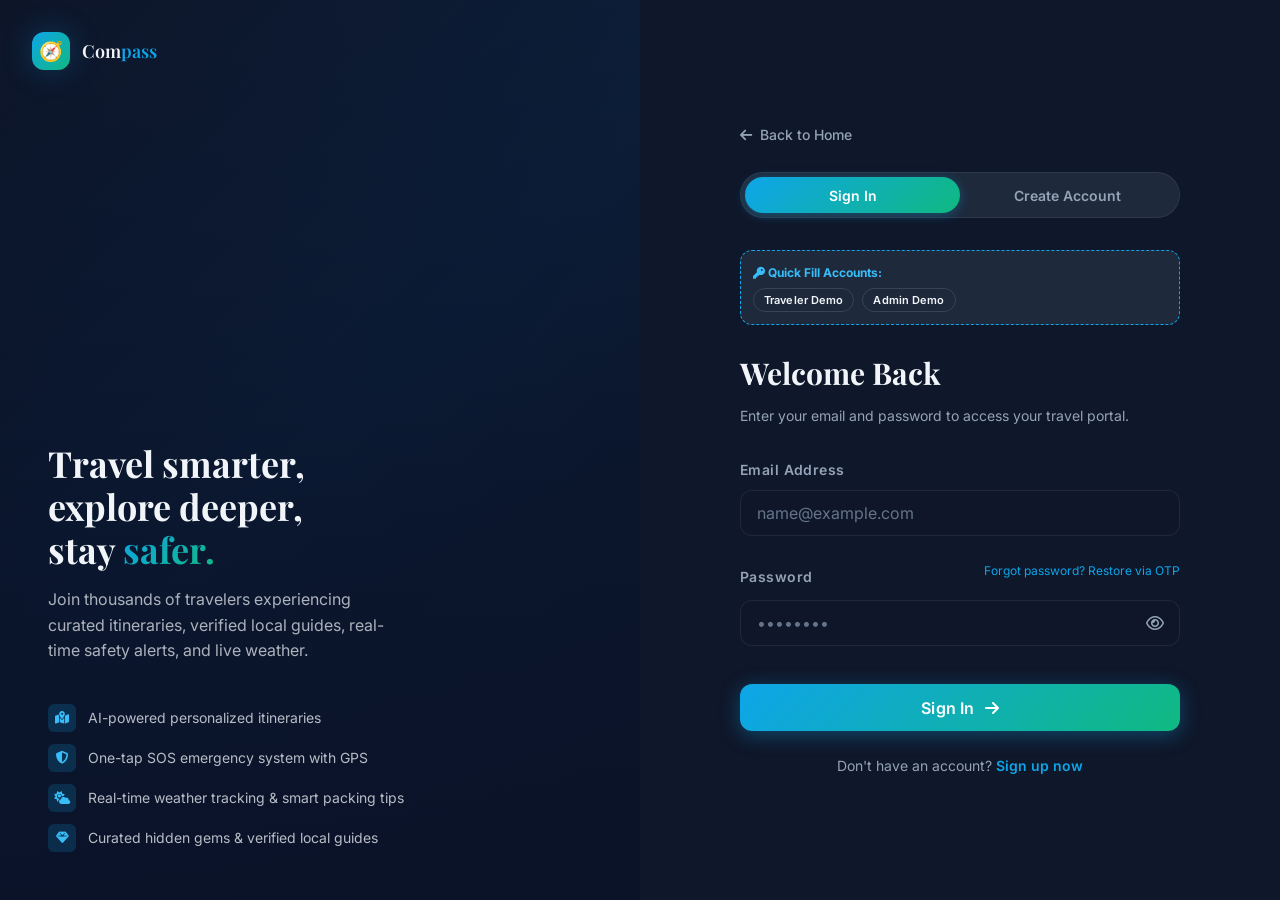
<file: frontend/profile.html>
<!DOCTYPE html>
<html lang="en">
<head>
  <meta charset="UTF-8" />
  <meta name="viewport" content="width=device-width, initial-scale=1.0" />
  <meta name="description" content="Traveler Profile & Past Journeys — View your profile details, customize your traveler logo, and revisit your completed travel adventures." />
  <title>My Profile & Past Travel Journeys — Compass</title>

  <!-- Favicon -->
  <link rel="icon" href="data:image/svg+xml,<svg xmlns='http://www.w3.org/2000/svg' viewBox='0 0 100 100'><text y='.9em' font-size='90'>🧭</text></svg>" />

  <!-- Stylesheets -->
  <link rel="stylesheet" href="css/style.css" />
  <link rel="stylesheet" href="https://cdnjs.cloudflare.com/ajax/libs/font-awesome/6.5.0/css/all.min.css" />

  <!-- Instant Auth Guard -->
  <script>
    if (!localStorage.getItem('st_token')) {
      sessionStorage.setItem('st_redirect_after_login', window.location.href);
      alert('🔒 Access Restricted: Please log in to view your profile and past travel history.');
      window.location.href = 'login.html';
    }
  </script>

  <style>
    .modal-overlay {
      position: fixed;
      inset: 0;
      background: rgba(15, 23, 42, 0.75);
      backdrop-filter: var(--glass-blur);
      z-index: 2000;
      display: none;
      place-items: center;
      padding: var(--space-4);
      animation: fade-in 0.2s ease;
    }
    .modal-overlay.open {
      display: grid;
    }
    .modal-content {
      background: var(--clr-surface);
      border: 1px solid var(--clr-border-light);
      border-radius: var(--radius-xl);
      max-width: 580px;
      width: 100%;
      max-height: 90vh;
      overflow-y: auto;
      padding: var(--space-6);
      box-shadow: var(--shadow-lg);
    }
    .profile-nav-tabs {
      display: flex;
      gap: var(--space-2);
      border-bottom: 1px solid var(--clr-border);
      margin-bottom: var(--space-6);
    }
    .profile-nav-tab {
      padding: var(--space-3) var(--space-5);
      background: none;
      border: none;
      border-bottom: 2px solid transparent;
      color: var(--clr-text-muted);
      font-size: var(--text-sm);
      font-weight: 600;
      cursor: pointer;
      display: flex;
      align-items: center;
      gap: 8px;
      transition: var(--transition-fast);
    }
    .profile-nav-tab:hover {
      color: #fff;
    }
    .profile-nav-tab.active {
      color: var(--clr-primary-light);
      border-bottom-color: var(--clr-primary);
    }
  </style>
</head>
<body>

  <!-- NAVBAR -->
  <nav class="navbar" id="navbar" role="navigation" aria-label="Main navigation">
    <div class="container">
      <a href="index.html" class="nav-logo" aria-label="Compass Home">
        <div class="nav-logo-icon">🧭</div>
        <span class="nav-logo-text">Com<span>pass</span></span>
      </a>
      <ul class="nav-links" role="list">
        <li><a href="index.html" class="nav-link">Home</a></li>
        <li><a href="index.html#destinations" class="nav-link">Explore</a></li>
        <li><a href="planner.html" class="nav-link">Travel Planner</a></li>
        <li><a href="weather.html" class="nav-link">Weather</a></li>
        <li><a href="emergency.html" class="nav-link">Emergency</a></li>
      </ul>
      <div class="nav-cta">
        <a href="login.html" class="btn btn-outline btn-sm" id="nav-login-btn">Login</a>
        <a href="login.html#register" class="btn btn-primary btn-sm" id="nav-register-btn">Get Started</a>
      </div>
      <button class="hamburger" id="hamburger" aria-label="Toggle mobile menu" aria-expanded="false">
        <span></span><span></span><span></span>
      </button>
    </div>
  </nav>

  <!-- Mobile nav -->
  <div class="mobile-nav" id="mobile-nav" role="menu">
    <a href="index.html" class="nav-link" role="menuitem">Home</a>
    <a href="index.html#destinations" class="nav-link" role="menuitem">Explore</a>
    <a href="planner.html" class="nav-link" role="menuitem">Travel Planner</a>
    <a href="weather.html" class="nav-link" role="menuitem">Weather</a>
    <a href="emergency.html" class="nav-link" role="menuitem">Emergency</a>
    <div style="display:flex;gap:var(--space-3);margin-top:var(--space-2);">
      <a href="login.html" class="btn btn-outline btn-sm" style="flex:1">Login</a>
      <a href="login.html#register" class="btn btn-primary btn-sm" style="flex:1">Register</a>
    </div>
  </div>

  <!-- Profile Header Hero -->
  <header class="profile-page-header">
    <div class="container">
      
      <div class="profile-hero-card">
        <div class="profile-avatar-container">
          <div class="profile-avatar-wrapper" id="profile-avatar-wrapper" title="Click to upgrade profile photo">
            <div class="profile-logo-large" id="profile-logo-display">
              <span id="profile-avatar-icon">🧭</span>
            </div>
            <div class="profile-avatar-overlay">
              <i class="fa-solid fa-camera"></i>
              <span>Upgrade</span>
            </div>
            <button type="button" class="avatar-badge-edit" id="btn-edit-avatar" title="Upgrade traveler photo">
              <i class="fa-solid fa-camera"></i>
            </button>
          </div>
          <div>
            <div style="display:flex; align-items:center; gap:8px; flex-wrap:wrap; margin-bottom:4px;">
              <span class="badge-pill" style="background:rgba(16,185,129,0.2); color:#34d399; border-color:rgba(16,185,129,0.3);">
                <i class="fa-solid fa-circle-check"></i> Verified Traveler
              </span>
              <span class="badge-pill" id="profile-role-pill" style="background:rgba(14,165,233,0.2); color:var(--clr-primary-light);">
                Gold Globetrotter
              </span>
            </div>
            <h1 id="profile-name-display" style="font-size:clamp(var(--text-2xl), 3vw, var(--text-3xl)); margin:2px 0 4px; color:#fff;">
              Traveler Profile
            </h1>
            <p id="profile-email-display" style="color:var(--clr-text-muted); font-size:var(--text-sm); margin:0;">
              traveler@smarttourism.com
            </p>
            <div style="display:flex; align-items:center; gap:var(--space-4); margin-top:var(--space-2); font-size:12px; color:var(--clr-text-faint); flex-wrap:wrap;">
              <span><i class="fa-solid fa-location-dot" style="color:var(--clr-accent);"></i> <span id="profile-city-text">Bangalore, Karnataka</span></span>
              <span><i class="fa-solid fa-calendar-check" style="color:var(--clr-primary-light);"></i> Member since <span id="profile-member-since">March 2024</span></span>
            </div>
          </div>
        </div>

        <div style="display:flex; gap:var(--space-3); flex-wrap:wrap; align-items:center;">
          <button type="button" class="btn btn-outline btn-sm" id="btn-upgrade-photo">
            <i class="fa-solid fa-camera"></i> Upgrade Photo
          </button>
          <button type="button" class="btn btn-outline btn-sm" id="btn-open-edit-profile">
            <i class="fa-solid fa-user-pen"></i> Edit Details
          </button>
          <button type="button" class="btn btn-primary btn-sm" id="btn-open-add-trip">
            <i class="fa-solid fa-plus"></i> Log Past Travel
          </button>
        </div>
      </div>

    </div>
  </header>

  <!-- Main Profile Dashboard -->
  <main class="container">
    <div class="profile-content-grid">

      <!-- Left Sidebar: Traveler Identity & Contact Info -->
      <aside class="planner-card">
        <h2 style="font-size:var(--text-lg); margin-bottom:var(--space-4); display:flex; align-items:center; gap:8px; color:#fff;">
          <i class="fa-solid fa-id-card" style="color:var(--clr-primary-light);"></i> Traveler Information
        </h2>

        <div style="margin-bottom:var(--space-4);">
          <div style="font-size:11px; color:var(--clr-text-muted); text-transform:uppercase; letter-spacing:0.5px;">Full Legal Name</div>
          <strong id="card-fullname" style="color:#fff; font-size:var(--text-base); display:block; margin-top:2px;">—</strong>
        </div>

        <div style="margin-bottom:var(--space-4);">
          <div style="font-size:11px; color:var(--clr-text-muted); text-transform:uppercase; letter-spacing:0.5px;">Registered Email</div>
          <div id="card-email" style="color:var(--clr-text); font-size:var(--text-sm); margin-top:2px;">—</div>
        </div>

        <div style="margin-bottom:var(--space-4);">
          <div style="font-size:11px; color:var(--clr-text-muted); text-transform:uppercase; letter-spacing:0.5px;">Phone Number</div>
          <div id="card-phone" style="color:var(--clr-text); font-size:var(--text-sm); margin-top:2px;">—</div>
        </div>

        <div style="margin-bottom:var(--space-4);">
          <div style="font-size:11px; color:var(--clr-text-muted); text-transform:uppercase; letter-spacing:0.5px;">Home City / Base</div>
          <div id="card-city" style="color:var(--clr-text); font-size:var(--text-sm); margin-top:2px;">—</div>
        </div>

        <div style="margin-bottom:var(--space-4);">
          <div style="font-size:11px; color:var(--clr-text-muted); text-transform:uppercase; letter-spacing:0.5px;">Preferred Travel Style</div>
          <div id="card-style" class="badge-pill" style="margin-top:4px; font-size:12px; background:rgba(14,165,233,0.15); color:var(--clr-primary-light);">
            Moderate Explorer
          </div>
        </div>

        <div style="margin-bottom:var(--space-4);">
          <div style="font-size:11px; color:var(--clr-text-muted); text-transform:uppercase; letter-spacing:0.5px;">Emergency Contact</div>
          <div id="card-emergency" style="color:var(--clr-danger); font-size:var(--text-sm); font-weight:600; margin-top:2px;">
            <i class="fa-solid fa-phone-volume"></i> —
          </div>
        </div>

        <div style="margin-bottom:var(--space-4); border-top:1px solid var(--clr-border); padding-top:var(--space-4);">
          <div style="font-size:11px; color:var(--clr-text-muted); text-transform:uppercase; letter-spacing:0.5px;">Traveler Bio / Motto</div>
          <p id="card-bio" style="color:var(--clr-text-muted); font-size:13px; line-height:1.6; margin-top:4px;">
            —
          </p>
        </div>

        <div style="border-top:1px solid var(--clr-border); padding-top:var(--space-4);">
          <a href="planner.html" class="btn btn-primary btn-sm" style="width:100%; justify-content:center;">
            <i class="fa-solid fa-compass"></i> Plan Next Journey
          </a>
        </div>
      </aside>

      <!-- Right Column: Past Travel Journeys & Experience Diary -->
      <section>

        <!-- Stats Row -->
        <div class="profile-stats-grid" style="margin-bottom:var(--space-6);">
          <div class="profile-stat-box">
            <div class="profile-stat-num" id="stat-total-trips">0</div>
            <div class="profile-stat-label">Past Trips</div>
          </div>
          <div class="profile-stat-box">
            <div class="profile-stat-num" id="stat-total-days">0</div>
            <div class="profile-stat-label">Days Explored</div>
          </div>
          <div class="profile-stat-box">
            <div class="profile-stat-num" id="stat-total-spend">₹0</div>
            <div class="profile-stat-label">Total Spend</div>
          </div>
          <div class="profile-stat-box">
            <div class="profile-stat-num" id="stat-avg-rating" style="color:var(--clr-warning);">0</div>
            <div class="profile-stat-label">Avg Experience</div>
          </div>
        </div>

        <!-- Section Navigation Tabs -->
        <div class="profile-nav-tabs" role="tablist">
          <button class="profile-nav-tab active" id="tab-past-trips" role="tab" aria-selected="true">
            <i class="fa-solid fa-plane-departure"></i> Completed Past Travels (<span id="trip-count-badge">0</span>)
          </button>
          <button class="profile-nav-tab" id="tab-travel-stats" role="tab" aria-selected="false">
            <i class="fa-solid fa-award"></i> Travel Badges & Achievements
          </button>
        </div>

        <!-- TAB 1: Past Travel History List -->
        <div id="content-past-trips">
          
          <!-- Last Travel / null Feature Banner -->
          <div id="last-travel-showcase-container" style="margin-bottom:var(--space-6);">
            <!-- Rendered by JS: shows latest journey OR explicit null state -->
          </div>

          <div style="display:flex; justify-content:space-between; align-items:center; margin-bottom:var(--space-4); flex-wrap:wrap; gap:var(--space-2);">
            <div>
              <h2 style="font-size:var(--text-xl); color:#fff; margin:0 0 2px;">
                <i class="fa-solid fa-book-atlas" style="color:var(--clr-primary-light);"></i> Past Travel Diary & Archive
              </h2>
              <p style="font-size:var(--text-xs); color:var(--clr-text-muted); margin:0;">
                All logged adventures, memory logs, and expenses.
              </p>
            </div>
            <div style="display:flex; gap:var(--space-2); flex-wrap:wrap;">
              <button type="button" class="btn btn-outline btn-sm" id="btn-test-null" style="font-size:11px; padding:4px 10px; color:#f87171; border-color:rgba(239,68,68,0.3);" title="Set travel history to 0 trips (null state)">
                <i class="fa-solid fa-ban"></i> Reset to 0 Trips (null)
              </button>
              <button type="button" class="btn btn-outline btn-sm" id="btn-test-restore" style="font-size:11px; padding:4px 10px; color:var(--clr-primary-light);" title="Restore sample past journeys">
                <i class="fa-solid fa-rotate-left"></i> Load Sample Trips
              </button>
              <button type="button" class="btn btn-outline btn-sm" onclick="window.print()" title="Print Travel Summary" style="font-size:11px; padding:4px 10px;">
                <i class="fa-solid fa-print"></i> Print
              </button>
            </div>
          </div>

          <!-- Dynamic Past Trips Container -->
          <div id="past-trips-list">
            <!-- Rendered by JS -->
          </div>
        </div>

        <!-- TAB 2: Badges & Achievements -->
        <div id="content-travel-stats" style="display:none;">
          <div id="badges-container">
            <!-- Rendered dynamically by JS depending on trips count -->
          </div>
        </div>

      </section>

    </div>
  </main>

  <!-- ================= EDIT PROFILE DETAILS MODAL ================= -->
  <div class="modal-overlay" id="modal-edit-profile" role="dialog" aria-modal="true" aria-labelledby="edit-profile-title">
    <div class="modal-content">
      <div style="display:flex; justify-content:space-between; align-items:center; margin-bottom:var(--space-4); border-bottom:1px solid var(--clr-border); padding-bottom:var(--space-3);">
        <h3 id="edit-profile-title" style="font-size:var(--text-lg); color:#fff; margin:0;">
          <i class="fa-solid fa-user-pen" style="color:var(--clr-primary-light);"></i> Edit Traveler Details
        </h3>
        <button type="button" class="btn-modal-close" id="btn-close-edit-modal" style="background:none; border:none; color:var(--clr-text-muted); font-size:1.4rem; cursor:pointer;">✕</button>
      </div>

      <form id="form-edit-profile">
        <div style="display:grid; grid-template-columns:1fr 1fr; gap:var(--space-3); margin-bottom:var(--space-3);">
          <div class="form-group">
            <label class="form-label" for="input-fullname">Full Name</label>
            <input type="text" id="input-fullname" class="form-input" required />
          </div>
          <div class="form-group">
            <label class="form-label" for="input-email">Email Address</label>
            <input type="email" id="input-email" class="form-input" required />
          </div>
        </div>

        <div style="display:grid; grid-template-columns:1fr 1fr; gap:var(--space-3); margin-bottom:var(--space-3);">
          <div class="form-group">
            <label class="form-label" for="input-phone">Phone Number</label>
            <input type="text" id="input-phone" class="form-input" placeholder="+91 98765 43210" required />
          </div>
          <div class="form-group">
            <label class="form-label" for="input-city">Home City / Base</label>
            <input type="text" id="input-city" class="form-input" placeholder="e.g. Bangalore, Karnataka" required />
          </div>
        </div>

        <div style="display:grid; grid-template-columns:1fr 1fr; gap:var(--space-3); margin-bottom:var(--space-3);">
          <div class="form-group">
            <label class="form-label" for="input-style">Preferred Travel Style</label>
            <select id="input-style" class="form-input" style="background:var(--clr-surface-2);">
              <option value="Moderate Explorer">Moderate Explorer</option>
              <option value="Luxury / Premium">Luxury / Premium</option>
              <option value="Budget / Backpacker">Budget / Backpacker</option>
              <option value="Adventure & Trekking">Adventure & Trekking</option>
              <option value="Family Vacations">Family Vacations</option>
            </select>
          </div>
          <div class="form-group">
            <label class="form-label" for="input-emergency">Emergency Contact</label>
            <input type="text" id="input-emergency" class="form-input" placeholder="+91 98450 11223 (Spouse)" required />
          </div>
        </div>

        <div class="form-group" style="margin-bottom:var(--space-5);">
          <label class="form-label" for="input-bio">Traveler Bio / Motto</label>
          <textarea id="input-bio" class="form-input" rows="3" placeholder="Share your travel spirit and favorite experiences..."></textarea>
        </div>

        <div style="display:flex; justify-content:flex-end; gap:var(--space-3);">
          <button type="button" class="btn btn-outline btn-sm" id="btn-cancel-edit-profile">Cancel</button>
          <button type="submit" class="btn btn-primary btn-sm">
            <i class="fa-solid fa-floppy-disk"></i> Save Profile Details
          </button>
        </div>
      </form>
    </div>
  </div>

  <!-- ================= UPGRADE PHOTO / LOGO MODAL ================= -->
  <div class="modal-overlay" id="modal-edit-avatar" role="dialog" aria-modal="true" aria-labelledby="avatar-modal-title">
    <div class="modal-content" style="max-width: 540px;">
      <div style="display:flex; justify-content:space-between; align-items:center; margin-bottom:var(--space-4); border-bottom:1px solid var(--clr-border); padding-bottom:var(--space-3);">
        <h3 id="avatar-modal-title" style="font-size:var(--text-lg); color:#fff; margin:0; display:flex; align-items:center; gap:8px;">
          <i class="fa-solid fa-camera-retro" style="color:var(--clr-primary-light);"></i> Upgrade Profile Photo
        </h3>
        <button type="button" id="btn-close-avatar-modal" style="background:none; border:none; color:var(--clr-text-muted); font-size:1.4rem; cursor:pointer;" aria-label="Close modal">✕</button>
      </div>

      <!-- Live Photo Preview Box -->
      <div style="background:var(--clr-surface-2); border:1px solid var(--clr-border); border-radius:var(--radius-lg); padding:var(--space-4); margin-bottom:var(--space-4); text-align:center;">
        <div style="width:96px; height:96px; border-radius:50%; margin:0 auto var(--space-2); overflow:hidden; border:3.5px solid var(--clr-primary); display:flex; align-items:center; justify-content:center; background:var(--clr-surface); box-shadow:0 0 20px rgba(14,165,233,0.35);">
          <img id="avatar-preview-img" src="" alt="Preview" style="width:100%; height:100%; object-fit:cover; display:none;" />
          <span id="avatar-preview-emoji" style="font-size:2.8rem;">🧭</span>
        </div>
        <div style="font-size:12px; font-weight:600; color:var(--clr-text-muted); margin-bottom:var(--space-2);">Live Preview</div>
        <button type="button" id="btn-reset-avatar" class="badge-pill" style="background:rgba(239, 68, 68, 0.15); color:#fca5a5; border-color:rgba(239, 68, 68, 0.3); cursor:pointer;">
          <i class="fa-solid fa-rotate-left"></i> Reset to Default Insignia
        </button>
      </div>

      <!-- Method 1: Local File Drag & Drop / Upload -->
      <div class="avatar-dropzone" id="avatar-dropzone">
        <div style="font-size:1.8rem; margin-bottom:4px; color:var(--clr-primary-light);"><i class="fa-solid fa-cloud-arrow-up"></i></div>
        <div style="font-size:14px; font-weight:600; color:#fff; margin-bottom:2px;">Drag & Drop your photo here</div>
        <div style="font-size:12px; color:var(--clr-text-muted); margin-bottom:var(--space-3);">or browse from your device (JPG, PNG, WEBP, GIF up to 5MB)</div>
        <label for="input-avatar-file" class="btn btn-outline btn-sm" style="cursor:pointer; display:inline-flex; align-items:center; gap:8px;">
          <i class="fa-solid fa-arrow-up-from-bracket"></i> Browse Device Photos
        </label>
        <input type="file" id="input-avatar-file" accept="image/*" style="display:none;" />
      </div>

      <!-- Method 2: Curated HD Traveler Portrait Presets -->
      <div style="margin-bottom:var(--space-4);">
        <label class="form-label" style="display:flex; justify-content:space-between; align-items:center;">
          <span>Curated Traveler Portraits</span>
          <span style="font-size:11px; color:var(--clr-text-faint); font-weight:normal;">1-Click HD Photos</span>
        </label>
        <div class="avatar-photo-grid" id="avatar-photo-presets">
          <button type="button" class="avatar-photo-btn" data-url="https://images.unsplash.com/photo-1534528741775-53994a69daeb?w=400&auto=format&fit=crop&q=80" title="Explorer - Elena">
            <img src="https://images.unsplash.com/photo-1534528741775-53994a69daeb?w=150&auto=format&fit=crop&q=80" alt="Elena" />
          </button>
          <button type="button" class="avatar-photo-btn" data-url="https://images.unsplash.com/photo-1507003211169-0a1dd7228f2d?w=400&auto=format&fit=crop&q=80" title="Backpacker - Rahul">
            <img src="https://images.unsplash.com/photo-1507003211169-0a1dd7228f2d?w=150&auto=format&fit=crop&q=80" alt="Rahul" />
          </button>
          <button type="button" class="avatar-photo-btn" data-url="https://images.unsplash.com/photo-1517841905240-472988babdf9?w=400&auto=format&fit=crop&q=80" title="Adventurer - Maya">
            <img src="https://images.unsplash.com/photo-1517841905240-472988babdf9?w=150&auto=format&fit=crop&q=80" alt="Maya" />
          </button>
          <button type="button" class="avatar-photo-btn" data-url="https://images.unsplash.com/photo-1539571696357-5a69c17a67c6?w=400&auto=format&fit=crop&q=80" title="Urban Wanderer - Alex">
            <img src="https://images.unsplash.com/photo-1539571696357-5a69c17a67c6?w=150&auto=format&fit=crop&q=80" alt="Alex" />
          </button>
          <button type="button" class="avatar-photo-btn" data-url="https://images.unsplash.com/photo-1524504388940-b1c1722653e1?w=400&auto=format&fit=crop&q=80" title="Solo Traveler - Priya">
            <img src="https://images.unsplash.com/photo-1524504388940-b1c1722653e1?w=150&auto=format&fit=crop&q=80" alt="Priya" />
          </button>
          <button type="button" class="avatar-photo-btn" data-url="https://images.unsplash.com/photo-1500648767791-00dcc994a43e?w=400&auto=format&fit=crop&q=80" title="Nature Hiker - Neil">
            <img src="https://images.unsplash.com/photo-1500648767791-00dcc994a43e?w=150&auto=format&fit=crop&q=80" alt="Neil" />
          </button>
        </div>
      </div>

      <!-- Method 3: Direct Web Image Link -->
      <div class="form-group" style="margin-bottom:var(--space-4);">
        <label class="form-label" for="input-avatar-url">Or Paste Direct Image Link</label>
        <div style="display:flex; gap:var(--space-2);">
          <input type="url" id="input-avatar-url" class="form-input" placeholder="https://images.unsplash.com/... or any web photo" />
          <button type="button" class="btn btn-outline btn-sm" id="btn-preview-url" style="white-space:nowrap;">
            <i class="fa-solid fa-eye"></i> Preview
          </button>
        </div>
      </div>

      <!-- Method 4: Travel Insignias -->
      <div style="margin-bottom:var(--space-5);">
        <label class="form-label">Or Pick Travel Insignia</label>
        <div class="avatar-selector-grid" id="avatar-options">
          <button type="button" class="avatar-choice-btn active" data-avatar="🧭" title="Compass Navigator">🧭</button>
          <button type="button" class="avatar-choice-btn" data-avatar="🏔️" title="Mountain Climber">🏔️</button>
          <button type="button" class="avatar-choice-btn" data-avatar="✈️" title="Sky Aviator">✈️</button>
          <button type="button" class="avatar-choice-btn" data-avatar="🎒" title="Backpacker">🎒</button>
          <button type="button" class="avatar-choice-btn" data-avatar="🌴" title="Coastal Explorer">🌴</button>
          <button type="button" class="avatar-choice-btn" data-avatar="🦁" title="Wildlife Enthusiast">🦁</button>
          <button type="button" class="avatar-choice-btn" data-avatar="🏰" title="Heritage Seeker">🏰</button>
          <button type="button" class="avatar-choice-btn" data-avatar="☕" title="Hill Station Connoisseur">☕</button>
        </div>
      </div>

      <div style="display:flex; justify-content:flex-end; gap:var(--space-3); border-top:1px solid var(--clr-border); padding-top:var(--space-3);">
        <button type="button" class="btn btn-outline btn-sm" id="btn-cancel-avatar">Cancel</button>
        <button type="button" class="btn btn-primary btn-sm" id="btn-save-avatar">
          <i class="fa-solid fa-check"></i> Save & Apply Photo
        </button>
      </div>
    </div>
  </div>

  <!-- ================= LOG PAST TRIP MODAL ================= -->
  <div class="modal-overlay" id="modal-add-trip" role="dialog" aria-modal="true" aria-labelledby="add-trip-title">
    <div class="modal-content">
      <div style="display:flex; justify-content:space-between; align-items:center; margin-bottom:var(--space-4); border-bottom:1px solid var(--clr-border); padding-bottom:var(--space-3);">
        <h3 id="add-trip-title" style="font-size:var(--text-lg); color:#fff; margin:0;">
          <i class="fa-solid fa-map-pin" style="color:var(--clr-accent);"></i> Record a Completed Journey
        </h3>
        <button type="button" id="btn-close-trip-modal" style="background:none; border:none; color:var(--clr-text-muted); font-size:1.4rem; cursor:pointer;">✕</button>
      </div>

      <form id="form-add-trip">
        <div style="display:grid; grid-template-columns:1.5fr 1fr; gap:var(--space-3); margin-bottom:var(--space-3);">
          <div class="form-group">
            <label class="form-label" for="trip-destination">Destination Name</label>
            <select id="trip-destination" class="form-input" style="background:var(--clr-surface-2);" required>
              <option value="Munnar">Munnar, Kerala</option>
              <option value="Kodaikanal">Kodaikanal, Tamil Nadu</option>
              <option value="Ooty">Ooty, Tamil Nadu</option>
              <option value="Mysore">Mysore, Karnataka</option>
              <option value="Coimbatore">Coimbatore, Tamil Nadu</option>
              <option value="Chennai">Chennai, Tamil Nadu</option>
            </select>
          </div>
          <div class="form-group">
            <label class="form-label" for="trip-duration">Duration</label>
            <select id="trip-duration" class="form-input" style="background:var(--clr-surface-2);">
              <option value="2 Days">2 Days</option>
              <option value="3 Days" selected>3 Days</option>
              <option value="4 Days">4 Days</option>
              <option value="5 Days">5 Days</option>
            </select>
          </div>
        </div>

        <div class="form-group" style="margin-bottom:var(--space-3);">
          <label class="form-label" for="trip-title">Journey Title / Headline</label>
          <input type="text" id="trip-title" class="form-input" placeholder="e.g. Scenic Tea Gardens & Waterfalls Trek" required />
        </div>

        <div style="display:grid; grid-template-columns:1fr 1fr; gap:var(--space-3); margin-bottom:var(--space-3);">
          <div class="form-group">
            <label class="form-label" for="trip-dates">Dates Traveled</label>
            <input type="text" id="trip-dates" class="form-input" placeholder="e.g. Sep 2024" required />
          </div>
          <div class="form-group">
            <label class="form-label" for="trip-spend">Total Budget Spent (INR)</label>
            <input type="text" id="trip-spend" class="form-input" placeholder="e.g. ₹15,000" required />
          </div>
        </div>

        <div style="display:grid; grid-template-columns:1fr 1fr; gap:var(--space-3); margin-bottom:var(--space-3);">
          <div class="form-group">
            <label class="form-label" for="trip-travelers">Travel Companions</label>
            <select id="trip-travelers" class="form-input" style="background:var(--clr-surface-2);">
              <option value="Solo Explorer">Solo Explorer</option>
              <option value="2 Persons (Couple)" selected>Couple (2 Persons)</option>
              <option value="3-4 Persons (Friends)">Friends Group</option>
              <option value="Family (4+ Persons)">Family Vacation</option>
            </select>
          </div>
          <div class="form-group">
            <label class="form-label" for="trip-rating">Your Overall Rating</label>
            <select id="trip-rating" class="form-input" style="background:var(--clr-surface-2);">
              <option value="★★★★★">★★★★★ (5 Stars - Amazing)</option>
              <option value="★★★★☆">★★★★☆ (4 Stars - Great)</option>
              <option value="★★★☆☆">★★★☆☆ (3 Stars - Good)</option>
            </select>
          </div>
        </div>

        <div class="form-group" style="margin-bottom:var(--space-3);">
          <label class="form-label" for="trip-highlights">Key Highlights & Sights Visited</label>
          <input type="text" id="trip-highlights" class="form-input" placeholder="e.g. Boating, Viewpoint sunrise, Botanical gardens" required />
        </div>

        <div class="form-group" style="margin-bottom:var(--space-3);">
          <label class="form-label" for="trip-story">Your Travel Experience & Memories</label>
          <textarea id="trip-story" class="form-input" rows="2" placeholder="What made this travel journey special to you?" required></textarea>
        </div>

        <div class="form-group" style="margin-bottom:var(--space-4);">
          <label class="form-label" for="trip-tip">Pro-Tip for Other Travelers</label>
          <input type="text" id="trip-tip" class="form-input" placeholder="e.g. Arrive before 8 AM to avoid tourist rush." />
        </div>

        <div style="display:flex; justify-content:flex-end; gap:var(--space-3);">
          <button type="button" class="btn btn-outline btn-sm" id="btn-cancel-trip">Cancel</button>
          <button type="submit" class="btn btn-primary btn-sm">
            <i class="fa-solid fa-check"></i> Record Past Travel
          </button>
        </div>
      </form>
    </div>
  </div>

  <!-- FOOTER -->
  <footer class="footer" role="contentinfo">
    <div class="container">
      <div class="footer-grid">
        <div class="footer-brand">
          <a href="index.html" class="nav-logo">
            <div class="nav-logo-icon">🧭</div>
            <span class="nav-logo-text">Com<span>pass</span></span>
          </a>
          <p>India's all-in-one travel companion — smart personalized planning, local guides, live weather, and traveler safety.</p>
        </div>
        <div class="footer-col">
          <h4>Explore</h4>
          <nav class="footer-links">
            <a href="index.html#destinations" class="footer-link">Popular Destinations</a>
            <a href="planner.html" class="footer-link">Travel Planner</a>
            <a href="weather.html" class="footer-link">Live Weather</a>
          </nav>
        </div>
        <div class="footer-col">
          <h4>Account & Support</h4>
          <nav class="footer-links">
            <a href="profile.html" class="footer-link">Traveler Profile</a>
            <a href="emergency.html" class="footer-link">Emergency Help</a>
            <a href="login.html" class="footer-link">Switch Account</a>
          </nav>
        </div>
      </div>
      <div class="footer-bottom">
        <p>© 2024 Compass. Built for safer, smarter travel across India.</p>
        <p style="color:var(--clr-primary);font-weight:600;"><i class="fa-solid fa-shield-halved"></i> Emergency: Dial 112</p>
      </div>
    </div>
  </footer>

  <div class="toast-container" id="toast-container" aria-live="polite"></div>

  <!-- Scripts -->
  <script src="js/main.js"></script>
  <script>
    document.addEventListener('DOMContentLoaded', () => {
      let pendingUploadedAvatar = null;

      // 1. Refresh Profile View
      function refreshProfileView() {
        const user = UserProfileStore.getProfile();
        if (!user) return;

        // Render Avatar / Photo
        const avatarDisplay = document.getElementById('profile-logo-display');
        const isImage = user.avatar && (user.avatar.startsWith('http') || user.avatar.startsWith('data:image'));
        if (isImage) {
          avatarDisplay.innerHTML = `<img src="${user.avatar}" alt="${user.fullName || 'Traveler'}" />`;
        } else {
          avatarDisplay.innerHTML = `<span id="profile-avatar-icon">${user.avatar || '🧭'}</span>`;
        }

        // Header Info
        document.getElementById('profile-name-display').textContent = user.fullName || 'Traveler';
        document.getElementById('profile-email-display').textContent = user.email || '';
        document.getElementById('profile-city-text').textContent = user.homeCity || 'Bangalore, Karnataka';
        document.getElementById('profile-member-since').textContent = user.memberSince || 'March 2024';

        if (user.role === 'ROLE_ADMIN') {
          document.getElementById('profile-role-pill').textContent = 'Administrator';
        }

        // Left Sidebar Card Info
        document.getElementById('card-fullname').textContent = user.fullName || '—';
        document.getElementById('card-email').textContent = user.email || '—';
        document.getElementById('card-phone').textContent = user.phone || '—';
        document.getElementById('card-city').textContent = user.homeCity || '—';
        document.getElementById('card-style').textContent = user.travelStyle || 'Moderate Explorer';
        document.getElementById('card-emergency').innerHTML = `<i class="fa-solid fa-phone-volume"></i> ${user.emergencyContact || 'Not specified'}`;
        document.getElementById('card-bio').textContent = user.bio || 'Exploring India with curiosity, passion, and mindful wanderlust.';

        // Render Last Travel Showcase & Past Travels List
        renderLastTravelShowcase();
        renderPastTrips();
      }

      // 2. Render Last Travel Feature Showcase (handles last trip OR explicit null)
      function renderLastTravelShowcase() {
        const container = document.getElementById('last-travel-showcase-container');
        if (!container) return;

        const lastTrip = UserProfileStore.getLastTrip();

        if (!lastTrip) {
          // Explicit NULL State
          container.innerHTML = `
            <div style="background: linear-gradient(135deg, rgba(30, 41, 59, 0.7), rgba(15, 23, 42, 0.85)); border: 2px dashed rgba(148, 163, 184, 0.3); border-radius: var(--radius-xl); padding: var(--space-6); text-align: center; position: relative;">
              <div style="display:inline-flex; align-items:center; gap:6px; padding:3px 12px; border-radius:var(--radius-full); font-size:11px; font-weight:700; background:rgba(239, 68, 68, 0.15); color:#fca5a5; border:1px solid rgba(239, 68, 68, 0.3); margin-bottom:var(--space-3); text-transform:uppercase; letter-spacing:0.5px;">
                <i class="fa-solid fa-circle-xmark"></i> Last Travel: null
              </div>
              <div style="font-size:2.8rem; margin-bottom:var(--space-2);">🗺️</div>
              <h3 style="color:#fff; font-size:var(--text-xl); margin:0 0 6px;">
                No Last Travel Journey Recorded (null)
              </h3>
              <p style="color:var(--clr-text-muted); font-size:var(--text-sm); max-width:480px; margin:0 auto var(--space-5); line-height:1.6;">
                You currently have no recorded travel journeys. Discover hidden gems, curated hotels, and local guides, then plan your first adventure or record a past trip below.
              </p>
              <div style="display:flex; justify-content:center; gap:var(--space-3); flex-wrap:wrap;">
                <a href="planner.html" class="btn btn-primary btn-sm">
                  <i class="fa-solid fa-map-location-dot"></i> Plan First Trip
                </a>
                <button type="button" class="btn btn-outline btn-sm" onclick="document.getElementById('btn-open-add-trip').click()">
                  <i class="fa-solid fa-plus"></i> Record Journey
                </button>
              </div>
            </div>
          `;
          return;
        }

        // Active Last Travel State
        container.innerHTML = `
          <div style="background: linear-gradient(135deg, rgba(14, 165, 233, 0.14) 0%, rgba(16, 185, 129, 0.08) 100%); border: 1px solid rgba(14, 165, 233, 0.35); border-radius: var(--radius-xl); padding: var(--space-6); position: relative; box-shadow: var(--shadow-md);">
            <div style="display:flex; justify-content:space-between; align-items:flex-start; flex-wrap:wrap; gap:var(--space-3); margin-bottom:var(--space-3);">
              <div>
                <div style="display:inline-flex; align-items:center; gap:6px; padding:3px 10px; border-radius:var(--radius-full); font-size:11px; font-weight:700; background:rgba(16, 185, 129, 0.2); color:#34d399; border:1px solid rgba(16, 185, 129, 0.35); margin-bottom:6px;">
                  <span style="width:6px; height:6px; border-radius:50%; background:#10b981; animation: glow-pulse 1.5s infinite;"></span>
                  Latest / Last Completed Travel
                </div>
                <h3 style="font-size:clamp(var(--text-xl), 2.5vw, var(--text-2xl)); color:#fff; margin:0 0 4px;">
                  📍 ${lastTrip.destination} — ${lastTrip.title}
                </h3>
                <div style="display:flex; align-items:center; gap:var(--space-3); font-size:12px; color:var(--clr-text-muted); flex-wrap:wrap;">
                  <span><i class="fa-regular fa-calendar" style="color:var(--clr-primary-light);"></i> ${lastTrip.dates}</span>
                  <span><i class="fa-solid fa-clock" style="color:var(--clr-accent);"></i> ${lastTrip.duration}</span>
                  <span><i class="fa-solid fa-users" style="color:#a855f7;"></i> ${lastTrip.travelers}</span>
                  <span style="color:var(--clr-warning); font-weight:700;">${lastTrip.rating}</span>
                </div>
              </div>

              <div style="text-align:right;">
                <div style="font-size:11px; color:var(--clr-text-muted); text-transform:uppercase;">Total Spent</div>
                <div style="font-size:var(--text-xl); font-weight:800; color:var(--clr-accent);">${lastTrip.budgetSpent}</div>
              </div>
            </div>

            <div style="margin:var(--space-3) 0; font-size:13px; color:var(--clr-text);">
              <strong style="color:var(--clr-primary-light);"><i class="fa-solid fa-star"></i> Sights & Highlights:</strong> ${lastTrip.highlights}
            </div>

            <div style="background:rgba(15, 23, 42, 0.6); border-left:3px solid var(--clr-primary); padding:var(--space-3); border-radius:0 var(--radius-sm) var(--radius-sm) 0; margin-bottom:var(--space-4);">
              <p style="font-size:13px; color:var(--clr-text-muted); margin:0; line-height:1.5;">"${lastTrip.reviewStory}"</p>
              ${lastTrip.proTip ? `<div style="font-size:12px; color:var(--clr-primary-light); margin-top:4px;"><i class="fa-solid fa-lightbulb"></i> <strong>Pro-Tip:</strong> ${lastTrip.proTip}</div>` : ''}
            </div>

            <div style="display:flex; justify-content:space-between; align-items:center; flex-wrap:wrap; gap:var(--space-2); border-top:1px solid rgba(148, 163, 184, 0.15); padding-top:var(--space-3);">
              <span style="font-size:12px; color:var(--clr-text-faint);">Status: <strong style="color:var(--clr-accent);">${lastTrip.status || 'COMPLETED'}</strong></span>
              <div style="display:flex; gap:var(--space-2);">
                <a href="destination.html?dest=${encodeURIComponent(lastTrip.destination)}" class="btn btn-outline btn-sm" style="font-size:11px; padding:4px 10px;">
                  <i class="fa-solid fa-compass"></i> Revisit in Planner
                </a>
                <button type="button" class="btn btn-primary btn-sm" onclick="document.getElementById('btn-open-add-trip').click()" style="font-size:11px; padding:4px 10px;">
                  <i class="fa-solid fa-plus"></i> Log Another Trip
                </button>
              </div>
            </div>
          </div>
        `;
      }

      // 3. Render Past Trips Archive List
      function renderPastTrips() {
        const trips = UserProfileStore.getPastTrips();
        const container = document.getElementById('past-trips-list');
        const badgeCount = document.getElementById('trip-count-badge');
        const statTotalTrips = document.getElementById('stat-total-trips');
        const statTotalDays = document.getElementById('stat-total-days');
        const statTotalSpend = document.getElementById('stat-total-spend');

        badgeCount.textContent = trips.length;
        statTotalTrips.textContent = trips.length;

        let totalDays = 0;
        let totalSpend = 0;
        trips.forEach(t => {
          const daysNum = parseInt(t.duration) || 3;
          totalDays += daysNum;
          const spendNum = parseInt((t.budgetSpent || '').replace(/[^0-9]/g, '')) || 12000;
          totalSpend += spendNum;
        });

        statTotalDays.textContent = totalDays;
        statTotalSpend.textContent = `₹${(totalSpend / 1000).toFixed(1)}k`;

        if (!trips.length) {
          container.innerHTML = `
            <div style="background:var(--clr-surface); border:1px dashed var(--clr-border-light); border-radius:var(--radius-lg); padding:var(--space-6); text-align:center;">
              <p style="color:var(--clr-text-muted); font-size:var(--text-sm); margin:0;">
                No additional archived trips found in diary.
              </p>
            </div>
          `;
          return;
        }

        container.innerHTML = '';
        trips.forEach(t => {
          const card = document.createElement('div');
          card.className = 'past-trip-card';
          card.innerHTML = `
            <div class="past-trip-header">
              <div>
                <div style="display:flex; align-items:center; gap:8px; margin-bottom:4px;">
                  <span class="badge-pill" style="background:rgba(14,165,233,0.15); color:var(--clr-primary-light);">
                    <i class="fa-solid fa-location-dot"></i> ${t.destination}
                  </span>
                  <span class="badge-pill" style="background:rgba(16,185,129,0.15); color:var(--clr-accent);">
                    <i class="fa-solid fa-check"></i> ${t.status || 'COMPLETED'}
                  </span>
                  <span style="font-size:12px; color:var(--clr-text-muted);">
                    <i class="fa-regular fa-calendar"></i> ${t.dates}
                  </span>
                </div>
                <h3 style="font-size:var(--text-lg); color:#fff; margin:0 0 4px;">
                  ${t.title}
                </h3>
              </div>
              <div style="text-align:right;">
                <div style="color:var(--clr-warning); font-size:var(--text-sm); font-weight:700;">
                  ${t.rating}
                </div>
                <div style="font-size:11px; color:var(--clr-text-muted); margin-top:2px;">
                  Spent: <strong style="color:var(--clr-accent);">${t.budgetSpent}</strong>
                </div>
              </div>
            </div>

            <div class="past-trip-metrics">
              <div><i class="fa-solid fa-clock" style="color:var(--clr-primary-light);"></i> <strong>Duration:</strong> ${t.duration}</div>
              <div><i class="fa-solid fa-users" style="color:var(--clr-accent);"></i> <strong>Travelers:</strong> ${t.travelers}</div>
              <div><i class="fa-solid fa-coins" style="color:#fbbf24;"></i> <strong>Total Spend:</strong> ${t.budgetSpent}</div>
            </div>

            <div style="margin:var(--space-3) 0;">
              <strong style="font-size:12px; color:var(--clr-primary-light);"><i class="fa-solid fa-compass"></i> Key Highlights:</strong>
              <p style="font-size:13px; color:var(--clr-text); margin:2px 0 0;">${t.highlights}</p>
            </div>

            <div style="background:var(--clr-surface-2); border-left:3px solid var(--clr-primary); padding:var(--space-3); border-radius:0 var(--radius-sm) var(--radius-sm) 0; margin-bottom:var(--space-3);">
              <p style="font-size:13px; color:var(--clr-text-muted); margin:0; line-height:1.5;">"${t.reviewStory}"</p>
              ${t.proTip ? `<div style="font-size:12px; color:var(--clr-primary-light); margin-top:6px;"><i class="fa-solid fa-lightbulb"></i> <strong>Tip:</strong> ${t.proTip}</div>` : ''}
            </div>

            <div style="display:flex; justify-content:space-between; align-items:center; flex-wrap:wrap; gap:var(--space-2); border-top:1px solid var(--clr-border); padding-top:var(--space-3); margin-top:var(--space-3);">
              <a href="planner.html?dest=${encodeURIComponent(t.destination)}&tab=experience" class="btn btn-outline btn-sm" style="padding:4px 10px; font-size:11px;">
                <i class="fa-solid fa-camera"></i> Revisit ${t.destination}
              </a>
              <button type="button" class="btn btn-outline btn-sm" onclick="deletePastTrip('${t.id}')" style="padding:4px 10px; font-size:11px; color:var(--clr-danger); border-color:rgba(239,68,68,0.3);">
                <i class="fa-solid fa-trash"></i> Remove
              </button>
            </div>
          `;
          container.appendChild(card);
        });
      }

      window.deletePastTrip = function(tripId) {
        if (confirm('Are you sure you want to remove this journey from your travel history?')) {
          UserProfileStore.deleteTrip(tripId);
          renderLastTravelShowcase();
          renderPastTrips();
          Toast.info('Travel entry removed from history.');
        }
      };

      // 4. Test Buttons for 'null' state and 'restore'
      document.getElementById('btn-test-null')?.addEventListener('click', () => {
        UserProfileStore.clearAllTrips();
        renderLastTravelShowcase();
        renderPastTrips();
        Toast.info('Travel history set to null / empty state.');
      });

      document.getElementById('btn-test-restore')?.addEventListener('click', () => {
        UserProfileStore.resetDefaultTrips();
        renderLastTravelShowcase();
        renderPastTrips();
        Toast.success('Restored sample past travels.');
      });

      // 5. Tab navigation
      const tabPastTrips = document.getElementById('tab-past-trips');
      const tabTravelStats = document.getElementById('tab-travel-stats');
      const contentPastTrips = document.getElementById('content-past-trips');
      const contentTravelStats = document.getElementById('content-travel-stats');

      tabPastTrips.addEventListener('click', () => {
        tabPastTrips.classList.add('active');
        tabPastTrips.setAttribute('aria-selected', 'true');
        tabTravelStats.classList.remove('active');
        tabTravelStats.setAttribute('aria-selected', 'false');
        contentPastTrips.style.display = 'block';
        contentTravelStats.style.display = 'none';
      });

      tabTravelStats.addEventListener('click', () => {
        tabTravelStats.classList.add('active');
        tabTravelStats.setAttribute('aria-selected', 'true');
        tabPastTrips.classList.remove('active');
        tabPastTrips.setAttribute('aria-selected', 'false');
        contentTravelStats.style.display = 'block';
        contentPastTrips.style.display = 'none';
      });

      // 6. Edit Profile Details Modal
      const modalEditProfile = document.getElementById('modal-edit-profile');
      const btnOpenEditProfile = document.getElementById('btn-open-edit-profile');
      const btnCloseEditModal = document.getElementById('btn-close-edit-modal');
      const btnCancelEditProfile = document.getElementById('btn-cancel-edit-profile');
      const formEditProfile = document.getElementById('form-edit-profile');

      btnOpenEditProfile.addEventListener('click', () => {
        const u = UserProfileStore.getProfile();
        document.getElementById('input-fullname').value = u.fullName || '';
        document.getElementById('input-email').value = u.email || '';
        document.getElementById('input-phone').value = u.phone || '';
        document.getElementById('input-city').value = u.homeCity || '';
        document.getElementById('input-style').value = u.travelStyle || 'Moderate Explorer';
        document.getElementById('input-emergency').value = u.emergencyContact || '';
        document.getElementById('input-bio').value = u.bio || '';
        modalEditProfile.classList.add('open');
      });

      function closeEditModal() {
        modalEditProfile.classList.remove('open');
      }

      btnCloseEditModal.addEventListener('click', closeEditModal);
      btnCancelEditProfile.addEventListener('click', closeEditModal);

      formEditProfile.addEventListener('submit', (e) => {
        e.preventDefault();
        const fullName = document.getElementById('input-fullname').value.trim();
        const email = document.getElementById('input-email').value.trim();
        const phone = document.getElementById('input-phone').value.trim();
        const homeCity = document.getElementById('input-city').value.trim();
        const travelStyle = document.getElementById('input-style').value;
        const emergencyContact = document.getElementById('input-emergency').value.trim();
        const bio = document.getElementById('input-bio').value.trim();

        const updated = { fullName, email, phone, homeCity, travelStyle, emergencyContact, bio };
        UserProfileStore.updateProfile(updated);
        AdminUserStore.updateUser(email, updated);

        refreshProfileView();
        closeEditModal();
        Toast.success('Profile details updated successfully!');
      });

      // 7. Upgrade Profile Photo Modal & Actions
      const modalEditAvatar = document.getElementById('modal-edit-avatar');
      const btnCloseAvatarModal = document.getElementById('btn-close-avatar-modal');
      const btnCancelAvatar = document.getElementById('btn-cancel-avatar');
      const btnSaveAvatar = document.getElementById('btn-save-avatar');
      const btnResetAvatar = document.getElementById('btn-reset-avatar');
      const btnUpgradePhoto = document.getElementById('btn-upgrade-photo');
      const avatarWrapper = document.getElementById('profile-avatar-wrapper');
      const btnEditAvatar = document.getElementById('btn-edit-avatar');
      const avatarDropzone = document.getElementById('avatar-dropzone');
      const inputAvatarFile = document.getElementById('input-avatar-file');
      const inputAvatarUrl = document.getElementById('input-avatar-url');
      const btnPreviewUrl = document.getElementById('btn-preview-url');
      const previewImg = document.getElementById('avatar-preview-img');
      const previewEmoji = document.getElementById('avatar-preview-emoji');
      const photoPresets = document.querySelectorAll('.avatar-photo-btn');
      const avatarButtons = document.querySelectorAll('.avatar-choice-btn');
      let selectedAvatar = '🧭';

      function openAvatarModal() {
        const u = UserProfileStore.getProfile();
        pendingUploadedAvatar = null;
        inputAvatarUrl.value = '';

        // Clear all active states
        photoPresets.forEach(b => b.classList.remove('active'));
        avatarButtons.forEach(b => b.classList.remove('active'));

        const currentAvatar = u ? u.avatar : '🧭';
        const isImage = currentAvatar && (currentAvatar.startsWith('http') || currentAvatar.startsWith('data:image'));

        if (isImage) {
          previewImg.src = currentAvatar;
          previewImg.style.display = 'block';
          previewEmoji.style.display = 'none';
          pendingUploadedAvatar = currentAvatar;

          // If current matches one of our curated presets, highlight it
          photoPresets.forEach(b => {
            if (b.getAttribute('data-url') === currentAvatar) {
              b.classList.add('active');
            }
          });
        } else {
          selectedAvatar = currentAvatar || '🧭';
          previewImg.style.display = 'none';
          previewEmoji.textContent = selectedAvatar;
          previewEmoji.style.display = 'inline-block';

          // Highlight matching insignia
          avatarButtons.forEach(b => {
            if (b.getAttribute('data-avatar') === selectedAvatar) {
              b.classList.add('active');
            }
          });
        }
        modalEditAvatar.classList.add('open');
      }

      function closeAvatarModal() {
        modalEditAvatar.classList.remove('open');
      }

      // Trigger buttons to open modal
      btnUpgradePhoto?.addEventListener('click', openAvatarModal);
      avatarWrapper?.addEventListener('click', openAvatarModal);
      btnEditAvatar?.addEventListener('click', (e) => {
        e.stopPropagation();
        openAvatarModal();
      });

      btnCloseAvatarModal?.addEventListener('click', closeAvatarModal);
      btnCancelAvatar?.addEventListener('click', closeAvatarModal);

      // Process image file
      function handleImageFile(file) {
        if (!file || !file.type.startsWith('image/')) {
          Toast.error('Please select a valid image file (JPG, PNG, WEBP, GIF)');
          return;
        }

        if (file.size > 5 * 1024 * 1024) {
          Toast.error('Please choose an image smaller than 5MB');
          return;
        }

        const reader = new FileReader();
        reader.onload = (evt) => {
          pendingUploadedAvatar = evt.target.result;
          previewImg.src = pendingUploadedAvatar;
          previewImg.style.display = 'block';
          previewEmoji.style.display = 'none';
          inputAvatarUrl.value = '';
          photoPresets.forEach(b => b.classList.remove('active'));
          avatarButtons.forEach(b => b.classList.remove('active'));
          Toast.info('Photo loaded in preview! Click "Save & Apply Photo" to upgrade.');
        };
        reader.readAsDataURL(file);
      }

      // File input change handler
      inputAvatarFile?.addEventListener('change', (e) => {
        const file = e.target.files[0];
        if (file) handleImageFile(file);
      });

      // Drag & Drop handlers on dropzone
      if (avatarDropzone) {
        ['dragenter', 'dragover'].forEach(eventName => {
          avatarDropzone.addEventListener(eventName, (e) => {
            e.preventDefault();
            e.stopPropagation();
            avatarDropzone.classList.add('dragover');
          });
        });

        ['dragleave', 'drop'].forEach(eventName => {
          avatarDropzone.addEventListener(eventName, (e) => {
            e.preventDefault();
            e.stopPropagation();
            avatarDropzone.classList.remove('dragover');
          });
        });

        avatarDropzone.addEventListener('drop', (e) => {
          const dt = e.dataTransfer;
          const files = dt.files;
          if (files && files.length > 0) {
            handleImageFile(files[0]);
          }
        });
      }

      // Curated HD Photo presets
      photoPresets.forEach(btn => {
        btn.addEventListener('click', () => {
          photoPresets.forEach(b => b.classList.remove('active'));
          avatarButtons.forEach(b => b.classList.remove('active'));
          btn.classList.add('active');

          const photoUrl = btn.getAttribute('data-url');
          pendingUploadedAvatar = photoUrl;
          inputAvatarUrl.value = '';
          previewImg.src = photoUrl;
          previewImg.style.display = 'block';
          previewEmoji.style.display = 'none';
        });
      });

      // Direct URL preview button & input
      function previewCustomUrl() {
        const val = inputAvatarUrl.value.trim();
        if (val) {
          pendingUploadedAvatar = val;
          previewImg.src = val;
          previewImg.style.display = 'block';
          previewEmoji.style.display = 'none';
          photoPresets.forEach(b => b.classList.remove('active'));
          avatarButtons.forEach(b => b.classList.remove('active'));
        }
      }

      btnPreviewUrl?.addEventListener('click', previewCustomUrl);
      inputAvatarUrl?.addEventListener('input', previewCustomUrl);

      // Travel Insignia Buttons
      avatarButtons.forEach(btn => {
        btn.addEventListener('click', () => {
          avatarButtons.forEach(b => b.classList.remove('active'));
          photoPresets.forEach(b => b.classList.remove('active'));
          btn.classList.add('active');

          selectedAvatar = btn.getAttribute('data-avatar');
          pendingUploadedAvatar = null;
          inputAvatarUrl.value = '';
          previewImg.style.display = 'none';
          previewEmoji.textContent = selectedAvatar;
          previewEmoji.style.display = 'inline-block';
        });
      });

      // Reset to Default Insignia
      btnResetAvatar?.addEventListener('click', () => {
        pendingUploadedAvatar = null;
        inputAvatarUrl.value = '';
        photoPresets.forEach(b => b.classList.remove('active'));
        avatarButtons.forEach(b => b.classList.remove('active'));
        const compassBtn = document.querySelector('.avatar-choice-btn[data-avatar="🧭"]');
        if (compassBtn) compassBtn.classList.add('active');
        selectedAvatar = '🧭';
        previewImg.style.display = 'none';
        previewEmoji.textContent = '🧭';
        previewEmoji.style.display = 'inline-block';
        Toast.info('Reset preview to default Compass insignia.');
      });

      // Save & Upgrade
      btnSaveAvatar?.addEventListener('click', () => {
        const customUrl = inputAvatarUrl.value.trim();
        const avatarToSave = pendingUploadedAvatar || customUrl || selectedAvatar;

        UserProfileStore.updateProfile({ avatar: avatarToSave });
        const user = UserProfileStore.getProfile();
        if (user && user.email) {
          AdminUserStore.updateUser(user.email, { avatar: avatarToSave });
        }

        refreshProfileView();
        if (typeof updateNavAuth === 'function') {
          updateNavAuth();
        }
        closeAvatarModal();
        Toast.success('Profile photo upgraded successfully!');
      });

      // 8. Add Past Trip Modal
      const modalAddTrip = document.getElementById('modal-add-trip');
      const btnOpenAddTrip = document.getElementById('btn-open-add-trip');
      const btnCloseTripModal = document.getElementById('btn-close-trip-modal');
      const btnCancelTrip = document.getElementById('btn-cancel-trip');
      const formAddTrip = document.getElementById('form-add-trip');

      btnOpenAddTrip.addEventListener('click', () => {
        modalAddTrip.classList.add('open');
      });

      function closeTripModal() {
        modalAddTrip.classList.remove('open');
      }

      btnCloseTripModal.addEventListener('click', closeTripModal);
      btnCancelTrip.addEventListener('click', closeTripModal);

      formAddTrip.addEventListener('submit', (e) => {
        e.preventDefault();
        const dest = document.getElementById('trip-destination').value;
        const dur = document.getElementById('trip-duration').value;
        const title = document.getElementById('trip-title').value.trim();
        const dates = document.getElementById('trip-dates').value.trim();
        const spend = document.getElementById('trip-spend').value.trim();
        const travelers = document.getElementById('trip-travelers').value;
        const rating = document.getElementById('trip-rating').value;
        const highlights = document.getElementById('trip-highlights').value.trim();
        const story = document.getElementById('trip-story').value.trim();
        const tip = document.getElementById('trip-tip').value.trim();

        const newTrip = {
          destination: dest,
          title,
          duration: dur,
          dates,
          budgetSpent: spend.startsWith('₹') ? spend : `₹${spend}`,
          travelers,
          rating,
          highlights,
          reviewStory: story,
          proTip: tip,
          status: 'COMPLETED'
        };

        UserProfileStore.addTrip(newTrip);
        renderLastTravelShowcase();
        renderPastTrips();
        formAddTrip.reset();
        closeTripModal();
        Toast.success(`Added ${dest} as your last travel journey!`);
      });

      // Initialize View
      refreshProfileView();
    });
  </script>
</body>
</html>
</file>
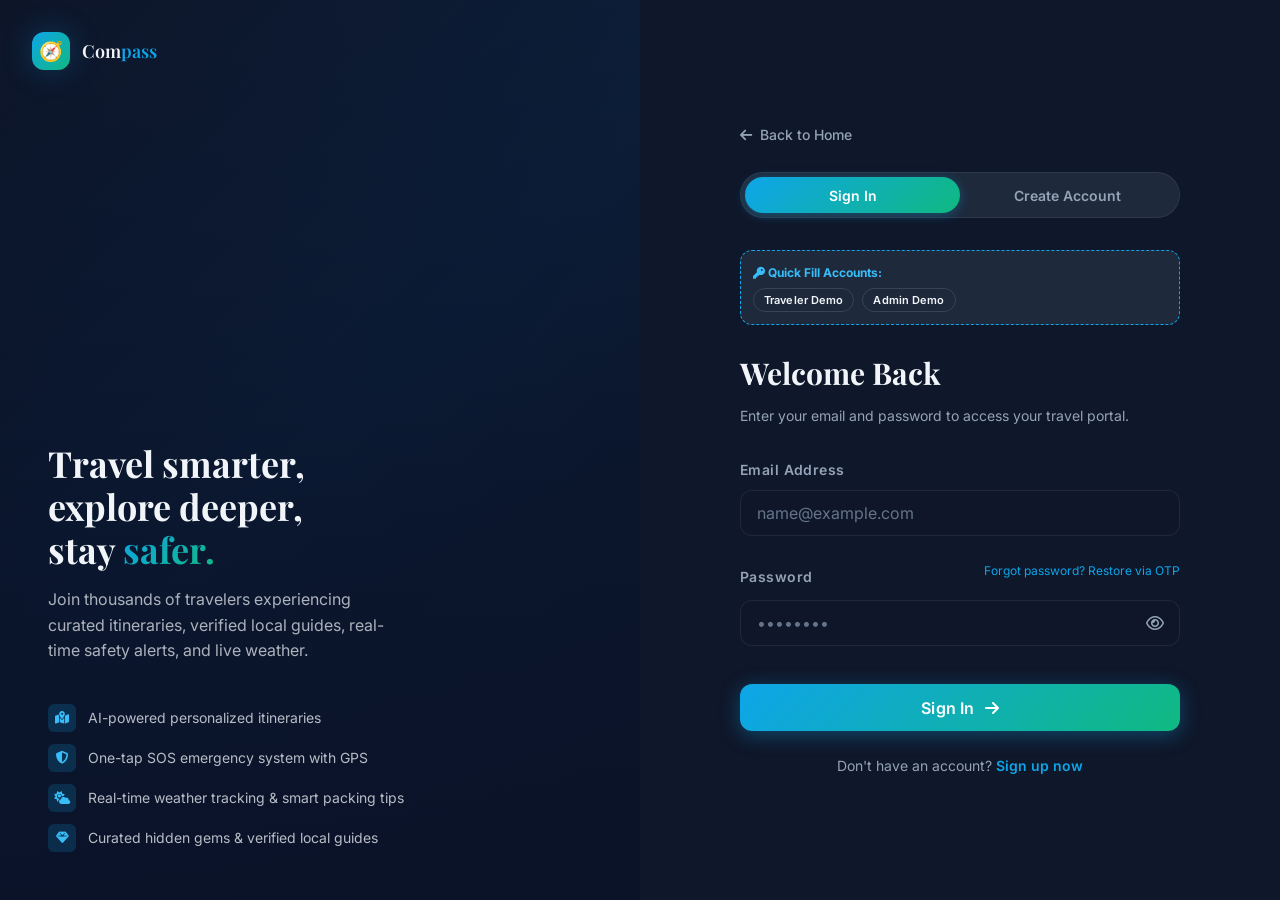
<file: frontend/weather.html>
<!DOCTYPE html>
<html lang="en">
<head>
  <meta charset="UTF-8" />
  <meta name="viewport" content="width=device-width, initial-scale=1.0" />
  <meta name="description" content="Live Weather & Travel Advisories — Check real-time temperatures, 5-day forecasts and smart packing tips for India's premier tourist destinations." />
  <title>Live Weather & Travel Advisories — Compass</title>

  <!-- Favicon -->
  <link rel="icon" href="data:image/svg+xml,<svg xmlns='http://www.w3.org/2000/svg' viewBox='0 0 100 100'><text y='.9em' font-size='90'>🧭</text></svg>" />

  <!-- Stylesheets -->
  <link rel="stylesheet" href="css/style.css" />
  <link rel="stylesheet" href="https://cdnjs.cloudflare.com/ajax/libs/font-awesome/6.5.0/css/all.min.css" />

  <!-- Instant Auth Guard -->
  <script>
    if (!localStorage.getItem('st_token')) {
      sessionStorage.setItem('st_redirect_after_login', window.location.href);
      alert('🔒 Access Restricted: Please log in to access Live Weather.');
      window.location.href = 'login.html';
    }
  </script>

  <style>
    .weather-hero {
      padding: calc(var(--nav-height) + var(--space-8)) 0 var(--space-8);
      background: var(--gradient-hero);
      border-bottom: 1px solid var(--clr-border);
    }
    .weather-dest-chips {
      display: flex;
      gap: var(--space-2);
      flex-wrap: wrap;
      margin-top: var(--space-4);
    }
    .dest-chip {
      background: var(--clr-surface);
      border: 1px solid var(--clr-border);
      border-radius: var(--radius-full);
      padding: 6px 16px;
      font-size: var(--text-sm);
      color: var(--clr-text-muted);
      cursor: pointer;
      transition: var(--transition-fast);
      display: inline-flex;
      align-items: center;
      gap: 6px;
    }
    .dest-chip:hover, .dest-chip.active {
      background: var(--clr-primary);
      color: #fff;
      border-color: var(--clr-primary);
      box-shadow: var(--shadow-glow);
    }
    .current-weather-card {
      background: var(--gradient-card);
      border: 1px solid var(--clr-border);
      border-radius: var(--radius-xl);
      padding: var(--space-8);
      box-shadow: var(--shadow-lg);
      position: relative;
      overflow: hidden;
      margin: var(--space-8) 0;
    }
    .weather-badge {
      display: inline-flex;
      align-items: center;
      gap: 6px;
      padding: 4px 12px;
      border-radius: var(--radius-full);
      font-size: var(--text-xs);
      font-weight: 600;
      background: rgba(14,165,233,0.2);
      color: var(--clr-primary-light);
      border: 1px solid rgba(14,165,233,0.3);
    }
    .metrics-grid {
      display: grid;
      grid-template-columns: repeat(auto-fit, minmax(130px, 1fr));
      gap: var(--space-4);
      margin-top: var(--space-6);
    }
    .metric-box {
      background: var(--clr-surface-2);
      border: 1px solid var(--clr-border);
      border-radius: var(--radius-md);
      padding: var(--space-4);
      text-align: center;
    }
    .metric-icon {
      font-size: 1.25rem;
      color: var(--clr-primary-light);
      margin-bottom: 4px;
    }
    .forecast-grid {
      display: grid;
      grid-template-columns: repeat(auto-fit, minmax(170px, 1fr));
      gap: var(--space-4);
      margin: var(--space-6) 0 var(--space-12);
    }
    .forecast-card {
      background: var(--clr-surface);
      border: 1px solid var(--clr-border);
      border-radius: var(--radius-lg);
      padding: var(--space-5) var(--space-4);
      text-align: center;
      transition: var(--transition-fast);
    }
    .forecast-card:hover {
      border-color: var(--clr-primary);
      transform: translateY(-3px);
    }
    .packing-card {
      background: var(--clr-surface);
      border-left: 4px solid var(--clr-accent);
      border-radius: var(--radius-lg);
      padding: var(--space-6);
      margin-bottom: var(--space-12);
    }
    .packing-list {
      display: grid;
      grid-template-columns: repeat(auto-fit, minmax(220px, 1fr));
      gap: var(--space-3);
      margin-top: var(--space-4);
    }
    .packing-item {
      display: flex;
      align-items: center;
      gap: var(--space-3);
      font-size: var(--text-sm);
      color: var(--clr-text);
      background: var(--clr-surface-2);
      padding: var(--space-3);
      border-radius: var(--radius-sm);
    }
    .packing-item i {
      color: var(--clr-accent);
    }
  </style>
</head>
<body>

  <!-- NAVBAR -->
  <nav class="navbar" id="navbar" role="navigation" aria-label="Main navigation">
    <div class="container">
      <a href="index.html" class="nav-logo" aria-label="Compass Home">
        <div class="nav-logo-icon">🧭</div>
        <span class="nav-logo-text">Com<span>pass</span></span>
      </a>
      <ul class="nav-links" role="list">
        <li><a href="index.html" class="nav-link">Home</a></li>
        <li><a href="index.html#destinations" class="nav-link">Explore</a></li>
        <li><a href="planner.html" class="nav-link">Travel Planner</a></li>
        <li><a href="weather.html" class="nav-link active" aria-current="page">Weather</a></li>
        <li><a href="emergency.html" class="nav-link">Emergency</a></li>
      </ul>
      <div class="nav-cta">
        <a href="login.html" class="btn btn-outline btn-sm" id="nav-login-btn">Login</a>
        <a href="login.html#register" class="btn btn-primary btn-sm" id="nav-register-btn">Get Started</a>
      </div>
      <button class="hamburger" id="hamburger" aria-label="Toggle mobile menu" aria-expanded="false">
        <span></span><span></span><span></span>
      </button>
    </div>
  </nav>

  <!-- Mobile nav -->
  <div class="mobile-nav" id="mobile-nav" role="menu">
    <a href="index.html" class="nav-link" role="menuitem">Home</a>
    <a href="index.html#destinations" class="nav-link" role="menuitem">Explore</a>
    <a href="planner.html" class="nav-link" role="menuitem">Travel Planner</a>
    <a href="weather.html" class="nav-link active" role="menuitem">Weather</a>
    <a href="emergency.html" class="nav-link" role="menuitem">Emergency</a>
    <div style="display:flex;gap:var(--space-3);margin-top:var(--space-2);">
      <a href="login.html" class="btn btn-outline btn-sm" style="flex:1">Login</a>
      <a href="login.html#register" class="btn btn-primary btn-sm" style="flex:1">Register</a>
    </div>
  </div>

  <!-- Hero -->
  <header class="weather-hero">
    <div class="container">
      <div class="weather-badge"><i class="fa-solid fa-satellite-dish"></i> Live Meteorological Feed</div>
      <h1 style="font-size:clamp(var(--text-2xl), 4vw, var(--text-4xl)); margin:var(--space-2) 0;">
        Live Weather & Travel Advisories
      </h1>
      <p style="color:var(--clr-text-muted); max-width:600px;">
        Real-time atmospheric insights, 5-day forecasts, and smart packing suggestions for India's best destinations.
      </p>

      <!-- Destination switcher -->
      <div class="weather-dest-chips" id="dest-chips" role="tablist">
        <button class="dest-chip active" data-city="Ooty"><i class="fa-solid fa-mountain"></i> Ooty</button>
        <button class="dest-chip" data-city="Kodaikanal"><i class="fa-solid fa-cloud"></i> Kodaikanal</button>
        <button class="dest-chip" data-city="Munnar"><i class="fa-solid fa-leaf"></i> Munnar</button>
        <button class="dest-chip" data-city="Mysore"><i class="fa-solid fa-landmark"></i> Mysore</button>
        <button class="dest-chip" data-city="Coimbatore"><i class="fa-solid fa-city"></i> Coimbatore</button>
        <button class="dest-chip" data-city="Chennai"><i class="fa-solid fa-umbrella-beach"></i> Chennai</button>
      </div>
    </div>
  </header>

  <!-- Main Weather Dashboard -->
  <main class="container">

    <!-- Current Weather Card -->
    <div class="current-weather-card">
      <div style="display:flex; justify-content:space-between; align-items:flex-start; flex-wrap:wrap; gap:var(--space-4);">
        <div>
          <span class="weather-badge" id="weather-location-badge">
            <i class="fa-solid fa-location-dot"></i> Tamil Nadu, India
          </span>
          <h2 id="city-name" style="font-size:clamp(var(--text-2xl), 3.5vw, var(--text-4xl)); margin:8px 0 4px;">
            Ooty
          </h2>
          <p id="weather-desc" style="font-size:var(--text-lg); color:var(--clr-primary-light);">
            Misty & Crisp Mountain Air
          </p>
        </div>

        <div style="text-align:right;">
          <div style="display:flex; align-items:center; gap:var(--space-3); justify-content:flex-end;">
            <i id="weather-icon-main" class="fa-solid fa-cloud-sun" style="font-size:3.5rem; color:#f59e0b;"></i>
            <span id="current-temp" style="font-size:clamp(2.5rem, 5vw, 4rem); font-weight:800; font-family:var(--font-heading);">
              16°C
            </span>
          </div>
          <div style="color:var(--clr-text-muted); font-size:var(--text-sm);" id="high-low">
            H: 19°C • L: 9°C • Feels like 15°C
          </div>
        </div>
      </div>

      <!-- Metrics Grid -->
      <div class="metrics-grid">
        <div class="metric-box">
          <div class="metric-icon"><i class="fa-solid fa-droplet"></i></div>
          <div style="font-size:11px; color:var(--clr-text-muted);">Humidity</div>
          <strong id="metric-humidity" style="font-size:var(--text-base);">78%</strong>
        </div>
        <div class="metric-box">
          <div class="metric-icon"><i class="fa-solid fa-wind"></i></div>
          <div style="font-size:11px; color:var(--clr-text-muted);">Wind Speed</div>
          <strong id="metric-wind" style="font-size:var(--text-base);">12 km/h</strong>
        </div>
        <div class="metric-box">
          <div class="metric-icon"><i class="fa-solid fa-cloud-rain"></i></div>
          <div style="font-size:11px; color:var(--clr-text-muted);">Rain Chance</div>
          <strong id="metric-rain" style="font-size:var(--text-base);">35%</strong>
        </div>
        <div class="metric-box">
          <div class="metric-icon"><i class="fa-solid fa-sun"></i></div>
          <div style="font-size:11px; color:var(--clr-text-muted);">UV Index</div>
          <strong id="metric-uv" style="font-size:var(--text-base);">4 (Moderate)</strong>
        </div>
        <div class="metric-box">
          <div class="metric-icon"><i class="fa-solid fa-eye"></i></div>
          <div style="font-size:11px; color:var(--clr-text-muted);">Visibility</div>
          <strong id="metric-visibility" style="font-size:var(--text-base);">8.5 km</strong>
        </div>
      </div>
    </div>

    <!-- 5-Day Forecast -->
    <div>
      <h3 style="font-size:var(--text-xl); margin-bottom:var(--space-2); display:flex; align-items:center; gap:8px;">
        <i class="fa-regular fa-calendar-days" style="color:var(--clr-primary);"></i> 5-Day Weather Forecast
      </h3>
      <p style="color:var(--clr-text-muted); font-size:var(--text-sm); margin-bottom:var(--space-4);">
        Upcoming atmospheric trends to help you plan outdoor treks and excursions.
      </p>

      <div class="forecast-grid" id="forecast-cards-container">
        <!-- Rendered dynamically -->
      </div>
    </div>

    <!-- Smart Packing & Travel Advisory -->
    <div class="packing-card">
      <div style="display:flex; align-items:center; gap:var(--space-3); margin-bottom:var(--space-2);">
        <i class="fa-solid fa-suitcase-rolling" style="font-size:1.5rem; color:var(--clr-accent);"></i>
        <h3 style="font-size:var(--text-xl); margin:0;">Recommended Gear & Packing Tips</h3>
      </div>
      <p id="packing-advisory-text" style="color:var(--clr-text-muted); font-size:var(--text-sm);">
        Based on cool mountain temperatures and occasional afternoon mist in Ooty, we recommend dressing in layers.
      </p>

      <div class="packing-list" id="packing-items-container">
        <!-- Dynamic packing items -->
      </div>
    </div>

    <!-- Best Season to Visit -->
    <div style="background:var(--clr-surface); border:1px solid var(--clr-border); border-radius:var(--radius-lg); padding:var(--space-6); margin-bottom:var(--space-16);">
      <h3 style="font-size:var(--text-xl); margin-bottom:var(--space-4); display:flex; align-items:center; gap:8px;">
        <i class="fa-solid fa-mountain-sun" style="color:var(--clr-warning);"></i> Best Seasons to Visit
      </h3>
      <div style="display:grid; grid-template-columns:repeat(auto-fit, minmax(240px, 1fr)); gap:var(--space-4);">
        <div style="background:var(--clr-surface-2); padding:var(--space-4); border-radius:var(--radius-md); border-left:3px solid #38bdf8;">
          <h4 style="font-size:var(--text-base); margin-bottom:4px; color:#38bdf8;">Winter (Oct – Feb)</h4>
          <p style="font-size:var(--text-sm); color:var(--clr-text-muted); line-height:1.5;">
            Crisp, chilly weather (5°C – 18°C). Ideal for sightseeing, peak treks, and cozy fireside retreats.
          </p>
        </div>
        <div style="background:var(--clr-surface-2); padding:var(--space-4); border-radius:var(--radius-md); border-left:3px solid #f59e0b;">
          <h4 style="font-size:var(--text-base); margin-bottom:4px; color:#f59e0b;">Summer (Mar – June)</h4>
          <p style="font-size:var(--text-sm); color:var(--clr-text-muted); line-height:1.5;">
            Pleasantly warm (15°C – 24°C). The annual flower show, boating, and lush tea picking tours peak during this time.
          </p>
        </div>
        <div style="background:var(--clr-surface-2); padding:var(--space-4); border-radius:var(--radius-md); border-left:3px solid #10b981;">
          <h4 style="font-size:var(--text-base); margin-bottom:4px; color:#10b981;">Monsoon (Jul – Sep)</h4>
          <p style="font-size:var(--text-sm); color:var(--clr-text-muted); line-height:1.5;">
            Lush green valleys, roaring waterfalls, and serene misty blankets. Great for offbeat travelers seeking peace.
          </p>
        </div>
      </div>
    </div>

  </main>

  <!-- FOOTER -->
  <footer class="footer" role="contentinfo">
    <div class="container">
      <div class="footer-grid">
        <div class="footer-brand">
          <a href="index.html" class="nav-logo">
            <div class="nav-logo-icon">🧭</div>
            <span class="nav-logo-text">Com<span>pass</span></span>
          </a>
          <p>India's most complete travel companion — smart planning, verified guides, live weather, and instant emergency assistance for every journey.</p>
        </div>
        <div class="footer-col">
          <h4>Explore</h4>
          <nav class="footer-links">
            <a href="index.html#destinations" class="footer-link">Popular Destinations</a>
            <a href="planner.html" class="footer-link">Travel Planner</a>
            <a href="weather.html" class="footer-link">Live Weather</a>
          </nav>
        </div>
        <div class="footer-col">
          <h4>Support</h4>
          <nav class="footer-links">
            <a href="emergency.html" class="footer-link">Emergency Help</a>
            <a href="admin-dashboard.html" class="footer-link">Admin Dashboard</a>
            <a href="login.html" class="footer-link">Traveler Login</a>
          </nav>
        </div>
      </div>
      <div class="footer-bottom">
        <p>© 2024 Compass. Built for safer, smarter travel across India.</p>
        <p style="color:var(--clr-primary);font-weight:600;"><i class="fa-solid fa-shield-halved"></i> Emergency: Dial 112</p>
      </div>
    </div>
  </footer>

  <div class="toast-container" id="toast-container" aria-live="polite"></div>

  <!-- Scripts -->
  <script src="js/main.js"></script>
  <script>
    const WEATHER_DATA = {
      'Ooty': {
        state: 'Tamil Nadu, India',
        temp: 16,
        high: 19,
        low: 9,
        feels: 15,
        desc: 'Misty & Crisp Mountain Air',
        icon: 'fa-solid fa-cloud-sun',
        iconColor: '#f59e0b',
        humidity: '78%',
        wind: '12 km/h',
        rain: '35%',
        uv: '4 (Moderate)',
        vis: '8.5 km',
        advisory: 'Cool mountain climate with occasional mist. Layering is highly advised.',
        packing: [
          'Warm woolen sweater / fleece jacket',
          'Comfortable walking shoes with traction',
          'Windproof umbrella or raincoat',
          'Moisturizer & lip balm for chilly breeze'
        ],
        forecast: [
          { day: 'Tomorrow', date: 'Sat', temp: '17° / 10°', cond: 'Partly Cloudy', icon: 'fa-solid fa-cloud-sun', rain: '20%' },
          { day: 'Sunday', date: 'Sun', temp: '16° / 9°', cond: 'Light Showers', icon: 'fa-solid fa-cloud-rain', rain: '55%' },
          { day: 'Monday', date: 'Mon', temp: '15° / 8°', cond: 'Scattered Mist', icon: 'fa-solid fa-smog', rain: '40%' },
          { day: 'Tuesday', date: 'Tue', temp: '18° / 10°', cond: 'Sunny Spells', icon: 'fa-solid fa-sun', rain: '10%' },
          { day: 'Wednesday', date: 'Wed', temp: '19° / 11°', cond: 'Clear Sky', icon: 'fa-solid fa-sun', rain: '5%' }
        ]
      },
      'Kodaikanal': {
        state: 'Tamil Nadu, India',
        temp: 17,
        high: 20,
        low: 11,
        feels: 16,
        desc: 'Gentle Fog & Cool Breeze',
        icon: 'fa-solid fa-smog',
        iconColor: '#94a3b8',
        humidity: '82%',
        wind: '10 km/h',
        rain: '40%',
        uv: '5 (Moderate)',
        vis: '7.0 km',
        advisory: 'Dense cloud cover rolls in during late afternoons. Keep a warm shawl handy.',
        packing: [
          'Light cardigan or jacket',
          'Waterproof phone pouch',
          'Good grip trekking sneakers',
          'Thermos flask for hot tea'
        ],
        forecast: [
          { day: 'Tomorrow', date: 'Sat', temp: '18° / 12°', cond: 'Misty Morning', icon: 'fa-solid fa-smog', rain: '30%' },
          { day: 'Sunday', date: 'Sun', temp: '17° / 11°', cond: 'Drizzle', icon: 'fa-solid fa-cloud-rain', rain: '60%' },
          { day: 'Monday', date: 'Mon', temp: '16° / 10°', cond: 'Cloudy', icon: 'fa-solid fa-cloud', rain: '35%' },
          { day: 'Tuesday', date: 'Tue', temp: '19° / 12°', cond: 'Partly Sunny', icon: 'fa-solid fa-cloud-sun', rain: '15%' },
          { day: 'Wednesday', date: 'Wed', temp: '20° / 13°', cond: 'Clear', icon: 'fa-solid fa-sun', rain: '10%' }
        ]
      },
      'Munnar': {
        state: 'Kerala, India',
        temp: 19,
        high: 22,
        low: 12,
        feels: 18,
        desc: 'Lush Green & Dewy Morning',
        icon: 'fa-solid fa-cloud-rain',
        iconColor: '#38bdf8',
        humidity: '85%',
        wind: '8 km/h',
        rain: '50%',
        uv: '4 (Moderate)',
        vis: '9.0 km',
        advisory: 'Occasional high-altitude showers nourish the tea slopes. Carry an umbrella.',
        packing: [
          'Compact travel umbrella',
          'Breathable cotton layers + light jacket',
          'Mosquito repellent & sunscreen',
          'Camera lens cleaning cloth for mist'
        ],
        forecast: [
          { day: 'Tomorrow', date: 'Sat', temp: '20° / 13°', cond: 'Light Rain', icon: 'fa-solid fa-cloud-showers-heavy', rain: '65%' },
          { day: 'Sunday', date: 'Sun', temp: '21° / 14°', cond: 'Passing Showers', icon: 'fa-solid fa-cloud-rain', rain: '45%' },
          { day: 'Monday', date: 'Mon', temp: '22° / 13°', cond: 'Partly Cloudy', icon: 'fa-solid fa-cloud-sun', rain: '25%' },
          { day: 'Tuesday', date: 'Tue', temp: '22° / 12°', cond: 'Mild Sunshine', icon: 'fa-solid fa-sun', rain: '15%' },
          { day: 'Wednesday', date: 'Wed', temp: '23° / 14°', cond: 'Clear Sky', icon: 'fa-solid fa-sun', rain: '10%' }
        ]
      },
      'Mysore': {
        state: 'Karnataka, India',
        temp: 28,
        high: 31,
        low: 20,
        feels: 29,
        desc: 'Pleasant & Sunny Heritage Day',
        icon: 'fa-solid fa-sun',
        iconColor: '#f59e0b',
        humidity: '58%',
        wind: '14 km/h',
        rain: '10%',
        uv: '7 (High)',
        vis: '10 km',
        advisory: 'Warm sunny days ideal for visiting Mysore Palace and heritage gardens.',
        packing: [
          'Light cotton clothing & sun hat',
          'High SPF sunscreen & sunglasses',
          'Slip-on footwear for temples & palace',
          'Reusable water bottle'
        ],
        forecast: [
          { day: 'Tomorrow', date: 'Sat', temp: '30° / 20°', cond: 'Sunny', icon: 'fa-solid fa-sun', rain: '5%' },
          { day: 'Sunday', date: 'Sun', temp: '31° / 21°', cond: 'Mostly Sunny', icon: 'fa-solid fa-sun', rain: '10%' },
          { day: 'Monday', date: 'Mon', temp: '29° / 20°', cond: 'Scattered Clouds', icon: 'fa-solid fa-cloud-sun', rain: '20%' },
          { day: 'Tuesday', date: 'Tue', temp: '30° / 19°', cond: 'Sunny', icon: 'fa-solid fa-sun', rain: '5%' },
          { day: 'Wednesday', date: 'Wed', temp: '32° / 21°', cond: 'Clear & Warm', icon: 'fa-solid fa-sun', rain: '0%' }
        ]
      },
      'Coimbatore': {
        state: 'Tamil Nadu, India',
        temp: 30,
        high: 33,
        low: 22,
        feels: 32,
        desc: 'Warm Breeze from Palghat Gap',
        icon: 'fa-solid fa-sun',
        iconColor: '#f59e0b',
        humidity: '62%',
        wind: '15 km/h',
        rain: '15%',
        uv: '8 (Very High)',
        vis: '10 km',
        advisory: 'Breezy and warm conditions throughout the day. Stay hydrated during outdoor visits.',
        packing: [
          'Breathable cotton outfits',
          'Polarized sunglasses',
          'Sunscreen SPF 50',
          'Light stole or scarf'
        ],
        forecast: [
          { day: 'Tomorrow', date: 'Sat', temp: '32° / 22°', cond: 'Clear', icon: 'fa-solid fa-sun', rain: '5%' },
          { day: 'Sunday', date: 'Sun', temp: '33° / 23°', cond: 'Warm & Sunny', icon: 'fa-solid fa-sun', rain: '10%' },
          { day: 'Monday', date: 'Mon', temp: '31° / 22°', cond: 'Partly Cloudy', icon: 'fa-solid fa-cloud-sun', rain: '20%' },
          { day: 'Tuesday', date: 'Tue', temp: '32° / 21°', cond: 'Breezy & Sunny', icon: 'fa-solid fa-sun', rain: '10%' },
          { day: 'Wednesday', date: 'Wed', temp: '33° / 22°', cond: 'Clear Sky', icon: 'fa-solid fa-sun', rain: '0%' }
        ]
      },
      'Chennai': {
        state: 'Tamil Nadu, India',
        temp: 32,
        high: 35,
        low: 26,
        feels: 37,
        desc: 'Tropical Coastal Humidity',
        icon: 'fa-solid fa-water',
        iconColor: '#0ea5e9',
        humidity: '84%',
        wind: '18 km/h',
        rain: '25%',
        uv: '9 (Very High)',
        vis: '10 km',
        advisory: 'Humid coastal weather. Early mornings and sunset hours are best for beaches.',
        packing: [
          'Loose linen / cotton clothes',
          'UV-blocking beach umbrella',
          'Electrolyte hydration packets',
          'Sandals & beach flip-flops'
        ],
        forecast: [
          { day: 'Tomorrow', date: 'Sat', temp: '34° / 26°', cond: 'Coastal Sun', icon: 'fa-solid fa-sun', rain: '15%' },
          { day: 'Sunday', date: 'Sun', temp: '33° / 27°', cond: 'Humid Clouds', icon: 'fa-solid fa-cloud-sun', rain: '25%' },
          { day: 'Monday', date: 'Mon', temp: '32° / 26°', cond: 'Evening Breeze', icon: 'fa-solid fa-wind', rain: '30%' },
          { day: 'Tuesday', date: 'Tue', temp: '34° / 26°', cond: 'Sunny & Hot', icon: 'fa-solid fa-sun', rain: '10%' },
          { day: 'Wednesday', date: 'Wed', temp: '35° / 27°', cond: 'Clear Coastal', icon: 'fa-solid fa-sun', rain: '5%' }
        ]
      }
    };

    function updateWeather(city) {
      const data = WEATHER_DATA[city] || WEATHER_DATA['Ooty'];

      document.getElementById('weather-location-badge').innerHTML = `<i class="fa-solid fa-location-dot"></i> ${data.state}`;
      document.getElementById('city-name').textContent = city;
      document.getElementById('weather-desc').textContent = data.desc;
      document.getElementById('current-temp').textContent = `${data.temp}°C`;
      document.getElementById('high-low').textContent = `H: ${data.high}°C • L: ${data.low}°C • Feels like ${data.feels}°C`;

      const mainIcon = document.getElementById('weather-icon-main');
      mainIcon.className = data.icon;
      mainIcon.style.color = data.iconColor;

      document.getElementById('metric-humidity').textContent = data.humidity;
      document.getElementById('metric-wind').textContent = data.wind;
      document.getElementById('metric-rain').textContent = data.rain;
      document.getElementById('metric-uv').textContent = data.uv;
      document.getElementById('metric-visibility').textContent = data.vis;

      // 5-day forecast
      const forecastContainer = document.getElementById('forecast-cards-container');
      forecastContainer.innerHTML = '';
      data.forecast.forEach(f => {
        forecastContainer.innerHTML += `
          <div class="forecast-card">
            <div style="font-size:var(--text-sm); font-weight:700; color:var(--clr-text);">${f.day}</div>
            <div style="font-size:11px; color:var(--clr-text-muted); margin-bottom:8px;">${f.date}</div>
            <div style="font-size:2rem; margin:8px 0; color:var(--clr-primary-light);"><i class="${f.icon}"></i></div>
            <div style="font-size:var(--text-base); font-weight:700;">${f.temp}</div>
            <div style="font-size:12px; color:var(--clr-text-muted); margin:4px 0;">${f.cond}</div>
            <div style="font-size:11px; color:var(--clr-accent);"><i class="fa-solid fa-droplet"></i> ${f.rain}</div>
          </div>
        `;
      });

      // Packing
      document.getElementById('packing-advisory-text').textContent = data.advisory;
      const packingContainer = document.getElementById('packing-items-container');
      packingContainer.innerHTML = '';
      data.packing.forEach(item => {
        packingContainer.innerHTML += `
          <div class="packing-item">
            <i class="fa-solid fa-check"></i>
            <span>${item}</span>
          </div>
        `;
      });
    }

    document.addEventListener('DOMContentLoaded', () => {
      const chips = document.querySelectorAll('.dest-chip');
      chips.forEach(chip => {
        chip.addEventListener('click', () => {
          chips.forEach(c => c.classList.remove('active'));
          chip.classList.add('active');
          const city = chip.getAttribute('data-city');
          updateWeather(city);
          Toast.info(`Updated weather for ${city}`);
        });
      });

      // Initial render
      updateWeather('Ooty');
    });
  </script>
</body>
</html>
</file>
<file: frontend/css/style.css>
/* =========================================================
   SMART TOURISM PLATFORM — Global Design System
   ========================================================= */

/* ----- Google Fonts ----- */
@import url('https://fonts.googleapis.com/css2?family=Inter:wght@300;400;500;600;700;800&family=Playfair+Display:ital,wght@0,500;0,600;0,700;1,500;1,600&display=swap');

/* =========================================================
   CSS CUSTOM PROPERTIES (Design Tokens)
   ========================================================= */
:root {
  /* --- Colors --- */
  --clr-primary:       #0ea5e9;
  --clr-primary-dark:  #0284c7;
  --clr-primary-light: #38bdf8;
  --clr-accent:        #10b981;
  --clr-accent-dark:   #059669;
  --clr-warning:       #f59e0b;
  --clr-danger:        #ef4444;
  --clr-danger-dark:   #dc2626;

  /* --- Neutral / Dark BG --- */
  --clr-dark:          #0f172a;
  --clr-surface:       #1e293b;
  --clr-surface-2:     #263348;
  --clr-surface-3:     #2d3f57;
  --clr-border:        rgba(148, 163, 184, 0.12);
  --clr-border-light:  rgba(148, 163, 184, 0.22);

  /* --- Text --- */
  --clr-text:          #f1f5f9;
  --clr-text-muted:    #94a3b8;
  --clr-text-faint:    #64748b;

  /* --- Glass --- */
  --glass-bg:          rgba(30, 41, 59, 0.65);
  --glass-bg-light:    rgba(30, 41, 59, 0.45);
  --glass-blur:        blur(18px);

  /* --- Gradients --- */
  --gradient-primary:  linear-gradient(135deg, #0ea5e9, #10b981);
  --gradient-hero:     linear-gradient(135deg, #0f172a 0%, #0c2340 50%, #0f172a 100%);
  --gradient-card:     linear-gradient(145deg, rgba(30,41,59,0.9), rgba(15,23,42,0.95));
  --gradient-warm:     linear-gradient(135deg, #f59e0b, #ef4444);

  /* --- Shadows --- */
  --shadow-sm:   0 1px 3px rgba(0,0,0,0.4);
  --shadow-md:   0 4px 16px rgba(0,0,0,0.35);
  --shadow-lg:   0 12px 40px rgba(0,0,0,0.45);
  --shadow-glow: 0 0 30px rgba(14, 165, 233, 0.25);
  --shadow-accent-glow: 0 0 30px rgba(16, 185, 129, 0.25);

  /* --- Spacing --- */
  --space-1:  0.25rem;
  --space-2:  0.5rem;
  --space-3:  0.75rem;
  --space-4:  1rem;
  --space-5:  1.25rem;
  --space-6:  1.5rem;
  --space-8:  2rem;
  --space-10: 2.5rem;
  --space-12: 3rem;
  --space-16: 4rem;
  --space-20: 5rem;
  --space-24: 6rem;

  /* --- Border Radius --- */
  --radius-sm:  6px;
  --radius-md:  12px;
  --radius-lg:  18px;
  --radius-xl:  24px;
  --radius-2xl: 32px;
  --radius-full: 9999px;

  /* --- Typography --- */
  --font-body:    'Inter', system-ui, sans-serif;
  --font-heading: 'Playfair Display', Georgia, serif;
  --text-xs:   0.75rem;
  --text-sm:   0.875rem;
  --text-base: 1rem;
  --text-lg:   1.125rem;
  --text-xl:   1.25rem;
  --text-2xl:  1.5rem;
  --text-3xl:  1.875rem;
  --text-4xl:  2.25rem;
  --text-5xl:  3rem;
  --text-6xl:  3.75rem;
  --text-7xl:  4.5rem;

  /* --- Transitions --- */
  --transition-fast:   all 0.15s ease;
  --transition-base:   all 0.25s ease;
  --transition-slow:   all 0.4s ease;
  --transition-bounce: all 0.35s cubic-bezier(0.34, 1.56, 0.64, 1);

  /* --- Layout --- */
  --container-max: 1280px;
  --nav-height:    70px;
}

/* =========================================================
   RESET & BASE
   ========================================================= */
*, *::before, *::after { box-sizing: border-box; margin: 0; padding: 0; }

html {
  scroll-behavior: smooth;
  font-size: 16px;
  -webkit-text-size-adjust: 100%;
}

body {
  font-family: var(--font-body);
  background-color: var(--clr-dark);
  color: var(--clr-text);
  line-height: 1.6;
  overflow-x: hidden;
  min-height: 100vh;
}

img { display: block; max-width: 100%; height: auto; }
a { color: inherit; text-decoration: none; }
button { cursor: pointer; border: none; outline: none; font-family: inherit; }
input, textarea, select { font-family: inherit; }
ul, ol { list-style: none; }

/* =========================================================
   LAYOUT UTILITIES
   ========================================================= */
.container {
  max-width: var(--container-max);
  margin-inline: auto;
  padding-inline: var(--space-6);
}

.section {
  padding-block: var(--space-24);
}

.section-sm {
  padding-block: var(--space-16);
}

/* =========================================================
   TYPOGRAPHY
   ========================================================= */
.heading-display {
  font-family: var(--font-heading);
  font-size: clamp(var(--text-4xl), 6vw, var(--text-7xl));
  font-weight: 700;
  line-height: 1.1;
  letter-spacing: -0.02em;
}

.heading-1 {
  font-family: var(--font-heading);
  font-size: clamp(var(--text-3xl), 4vw, var(--text-5xl));
  font-weight: 700;
  line-height: 1.15;
}

.heading-2 {
  font-family: var(--font-heading);
  font-size: clamp(var(--text-2xl), 3vw, var(--text-4xl));
  font-weight: 600;
  line-height: 1.2;
}

.heading-3 {
  font-family: var(--font-heading);
  font-size: clamp(var(--text-xl), 2vw, var(--text-2xl));
  font-weight: 600;
}

.text-gradient {
  background: var(--gradient-primary);
  -webkit-background-clip: text;
  -webkit-text-fill-color: transparent;
  background-clip: text;
}

.text-gradient-warm {
  background: var(--gradient-warm);
  -webkit-background-clip: text;
  -webkit-text-fill-color: transparent;
  background-clip: text;
}

.text-muted  { color: var(--clr-text-muted); }
.text-faint  { color: var(--clr-text-faint); }
.text-primary { color: var(--clr-primary); }
.text-accent  { color: var(--clr-accent); }
.text-center  { text-align: center; }
.text-sm      { font-size: var(--text-sm); }
.text-lg      { font-size: var(--text-lg); }

/* =========================================================
   BUTTONS
   ========================================================= */
.btn {
  display: inline-flex;
  align-items: center;
  justify-content: center;
  gap: var(--space-2);
  padding: 0.75rem 1.75rem;
  border-radius: var(--radius-full);
  font-size: var(--text-base);
  font-weight: 600;
  letter-spacing: 0.01em;
  transition: var(--transition-bounce);
  white-space: nowrap;
  position: relative;
  overflow: hidden;
}

.btn::after {
  content: '';
  position: absolute;
  inset: 0;
  background: rgba(255,255,255,0);
  transition: var(--transition-fast);
}

.btn:hover::after { background: rgba(255,255,255,0.06); }

.btn-primary {
  background: var(--gradient-primary);
  color: #fff;
  box-shadow: 0 4px 20px rgba(14, 165, 233, 0.35);
}

.btn-primary:hover {
  transform: translateY(-2px);
  box-shadow: 0 8px 30px rgba(14, 165, 233, 0.5);
}

.btn-primary:active { transform: translateY(0); }

.btn-outline {
  background: transparent;
  color: var(--clr-text);
  border: 1.5px solid var(--clr-border-light);
  backdrop-filter: var(--glass-blur);
}

.btn-outline:hover {
  border-color: var(--clr-primary);
  color: var(--clr-primary);
  transform: translateY(-2px);
  box-shadow: 0 0 20px rgba(14, 165, 233, 0.15);
}

.btn-accent {
  background: linear-gradient(135deg, var(--clr-accent), var(--clr-accent-dark));
  color: #fff;
  box-shadow: 0 4px 20px rgba(16, 185, 129, 0.35);
}

.btn-accent:hover {
  transform: translateY(-2px);
  box-shadow: 0 8px 30px rgba(16, 185, 129, 0.5);
}

.btn-danger {
  background: linear-gradient(135deg, #ef4444, #dc2626);
  color: #fff;
  box-shadow: 0 4px 20px rgba(239, 68, 68, 0.4);
  animation: danger-pulse 2s infinite;
}

.btn-danger:hover {
  transform: translateY(-2px) scale(1.03);
  box-shadow: 0 8px 40px rgba(239, 68, 68, 0.6);
}

.btn-sm {
  padding: 0.5rem 1.25rem;
  font-size: var(--text-sm);
}

.btn-lg {
  padding: 1rem 2.25rem;
  font-size: var(--text-lg);
}

/* =========================================================
   GLASS CARD
   ========================================================= */
.glass-card {
  background: var(--glass-bg);
  backdrop-filter: var(--glass-blur);
  -webkit-backdrop-filter: var(--glass-blur);
  border: 1px solid var(--clr-border);
  border-radius: var(--radius-xl);
  transition: var(--transition-base);
}

.glass-card:hover {
  border-color: var(--clr-border-light);
  box-shadow: var(--shadow-lg);
  transform: translateY(-4px);
}

.card {
  background: var(--gradient-card);
  border: 1px solid var(--clr-border);
  border-radius: var(--radius-xl);
  overflow: hidden;
  transition: var(--transition-base);
}

.card:hover {
  border-color: rgba(14, 165, 233, 0.25);
  box-shadow: var(--shadow-lg), 0 0 0 1px rgba(14, 165, 233, 0.08);
  transform: translateY(-6px);
}

/* =========================================================
   BADGE
   ========================================================= */
.badge {
  display: inline-flex;
  align-items: center;
  gap: var(--space-1);
  padding: 0.25rem 0.75rem;
  border-radius: var(--radius-full);
  font-size: var(--text-xs);
  font-weight: 600;
  letter-spacing: 0.05em;
  text-transform: uppercase;
}

.badge-primary { background: rgba(14,165,233,0.15); color: var(--clr-primary-light); border: 1px solid rgba(14,165,233,0.25); }
.badge-accent  { background: rgba(16,185,129,0.15); color: #34d399; border: 1px solid rgba(16,185,129,0.25); }
.badge-warning { background: rgba(245,158,11,0.15); color: #fbbf24; border: 1px solid rgba(245,158,11,0.25); }
.badge-danger  { background: rgba(239,68,68,0.15);  color: #f87171; border: 1px solid rgba(239,68,68,0.25); }

/* =========================================================
   SECTION LABEL (eyebrow text above headings)
   ========================================================= */
.section-label {
  display: inline-flex;
  align-items: center;
  gap: var(--space-2);
  font-size: var(--text-sm);
  font-weight: 600;
  letter-spacing: 0.1em;
  text-transform: uppercase;
  color: var(--clr-primary);
  margin-bottom: var(--space-4);
}

.section-label::before,
.section-label::after {
  content: '';
  display: block;
  width: 24px;
  height: 1px;
  background: var(--clr-primary);
  opacity: 0.6;
}

/* =========================================================
   DIVIDER
   ========================================================= */
.divider {
  width: 60px;
  height: 3px;
  background: var(--gradient-primary);
  border-radius: var(--radius-full);
  margin: var(--space-4) auto 0;
}

/* =========================================================
   NAVBAR
   ========================================================= */
.navbar {
  position: fixed;
  top: 0;
  left: 0;
  right: 0;
  z-index: 1000;
  height: var(--nav-height);
  display: flex;
  align-items: center;
  transition: var(--transition-base);
}

.navbar.scrolled {
  background: var(--glass-bg);
  backdrop-filter: var(--glass-blur);
  -webkit-backdrop-filter: var(--glass-blur);
  border-bottom: 1px solid var(--clr-border);
  box-shadow: 0 4px 24px rgba(0,0,0,0.3);
}

.navbar .container {
  display: flex;
  align-items: center;
  justify-content: space-between;
  width: 100%;
}

.nav-logo {
  display: flex;
  align-items: center;
  gap: var(--space-3);
  font-weight: 700;
  font-size: var(--text-xl);
}

.nav-logo-icon {
  width: 38px;
  height: 38px;
  background: var(--gradient-primary);
  border-radius: var(--radius-md);
  display: grid;
  place-items: center;
  font-size: 1.2rem;
  box-shadow: var(--shadow-glow);
  flex-shrink: 0;
}

.nav-logo-text {
  font-family: var(--font-heading);
  font-size: var(--text-lg);
  font-weight: 600;
}

.nav-logo-text span { color: var(--clr-primary); }

.nav-links {
  display: flex;
  align-items: center;
  gap: var(--space-8);
}

.nav-link {
  font-size: var(--text-sm);
  font-weight: 500;
  color: var(--clr-text-muted);
  transition: var(--transition-fast);
  position: relative;
  padding-bottom: 2px;
}

.nav-link::after {
  content: '';
  position: absolute;
  bottom: -2px;
  left: 0;
  width: 0;
  height: 2px;
  background: var(--gradient-primary);
  border-radius: var(--radius-full);
  transition: var(--transition-base);
}

.nav-link:hover,
.nav-link.active {
  color: var(--clr-text);
}

.nav-link:hover::after,
.nav-link.active::after {
  width: 100%;
}

.nav-cta { display: flex; align-items: center; gap: var(--space-3); }

.hamburger {
  display: none;
  flex-direction: column;
  gap: 5px;
  background: none;
  padding: var(--space-2);
  border-radius: var(--radius-sm);
  transition: var(--transition-fast);
}

.hamburger span {
  display: block;
  width: 22px;
  height: 2px;
  background: var(--clr-text);
  border-radius: var(--radius-full);
  transition: var(--transition-base);
}

.hamburger.open span:nth-child(1) { transform: translateY(7px) rotate(45deg); }
.hamburger.open span:nth-child(2) { opacity: 0; transform: scaleX(0); }
.hamburger.open span:nth-child(3) { transform: translateY(-7px) rotate(-45deg); }

/* =========================================================
   MOBILE NAV DRAWER
   ========================================================= */
.mobile-nav {
  display: none;
  position: fixed;
  top: var(--nav-height);
  left: 0;
  right: 0;
  background: var(--clr-surface);
  border-bottom: 1px solid var(--clr-border);
  padding: var(--space-6);
  flex-direction: column;
  gap: var(--space-4);
  z-index: 999;
  transform: translateY(-10px);
  opacity: 0;
  transition: var(--transition-base);
}

.mobile-nav.open {
  display: flex;
  opacity: 1;
  transform: translateY(0);
}

.mobile-nav .nav-link {
  font-size: var(--text-base);
  padding: var(--space-3) 0;
  border-bottom: 1px solid var(--clr-border);
}

/* =========================================================
   STAR RATING
   ========================================================= */
.stars {
  display: flex;
  gap: 2px;
  color: #fbbf24;
  font-size: var(--text-sm);
}

/* =========================================================
   FORM ELEMENTS
   ========================================================= */
.form-group {
  display: flex;
  flex-direction: column;
  gap: var(--space-2);
}

.form-label {
  font-size: var(--text-sm);
  font-weight: 600;
  color: var(--clr-text-muted);
  letter-spacing: 0.03em;
}

.form-input {
  background: rgba(15, 23, 42, 0.6);
  border: 1.5px solid var(--clr-border);
  border-radius: var(--radius-md);
  padding: 0.75rem 1rem;
  color: var(--clr-text);
  font-size: var(--text-base);
  transition: var(--transition-fast);
  outline: none;
  width: 100%;
}

.form-input::placeholder { color: var(--clr-text-faint); }

.form-input:focus {
  border-color: var(--clr-primary);
  box-shadow: 0 0 0 3px rgba(14, 165, 233, 0.15);
  background: rgba(15, 23, 42, 0.8);
}

.form-input.error { border-color: var(--clr-danger); }
.form-error { font-size: var(--text-xs); color: #f87171; margin-top: 2px; }

/* =========================================================
   ICON BOX
   ========================================================= */
.icon-box {
  width: 52px;
  height: 52px;
  border-radius: var(--radius-lg);
  display: grid;
  place-items: center;
  font-size: 1.5rem;
  flex-shrink: 0;
}

.icon-box-primary { background: rgba(14,165,233,0.12); border: 1px solid rgba(14,165,233,0.2); }
.icon-box-accent  { background: rgba(16,185,129,0.12); border: 1px solid rgba(16,185,129,0.2); }
.icon-box-warning { background: rgba(245,158,11,0.12); border: 1px solid rgba(245,158,11,0.2); }
.icon-box-danger  { background: rgba(239,68,68,0.12);  border: 1px solid rgba(239,68,68,0.2); }

/* =========================================================
   GRID UTILITIES
   ========================================================= */
.grid-2 { display: grid; grid-template-columns: repeat(2, 1fr); gap: var(--space-6); }
.grid-3 { display: grid; grid-template-columns: repeat(3, 1fr); gap: var(--space-6); }
.grid-4 { display: grid; grid-template-columns: repeat(4, 1fr); gap: var(--space-6); }

/* =========================================================
   SCROLL REVEAL ANIMATIONS
   ========================================================= */
.reveal {
  opacity: 0;
  transform: translateY(24px);
  transition: opacity 0.5s ease, transform 0.5s cubic-bezier(0.16, 1, 0.3, 1);
  will-change: opacity, transform;
}

.reveal.visible {
  opacity: 1;
  transform: translateY(0);
}

.reveal-delay-1 { transition-delay: 0.08s; }
.reveal-delay-2 { transition-delay: 0.16s; }
.reveal-delay-3 { transition-delay: 0.24s; }
.reveal-delay-4 { transition-delay: 0.32s; }
.reveal-delay-5 { transition-delay: 0.4s; }

@media (prefers-reduced-motion: reduce) {
  .reveal {
    opacity: 1 !important;
    transform: none !important;
    transition: none !important;
  }
}

/* =========================================================
   PULSE / GLOW ANIMATIONS
   ========================================================= */
@keyframes danger-pulse {
  0%, 100% { box-shadow: 0 0 20px rgba(239,68,68,0.4), 0 0 0 0 rgba(239,68,68,0.4); }
  50%       { box-shadow: 0 0 40px rgba(239,68,68,0.6), 0 0 0 8px rgba(239,68,68,0); }
}

@keyframes float {
  0%, 100% { transform: translateY(0); }
  50%       { transform: translateY(-10px); }
}

@keyframes shimmer {
  0%   { background-position: -200% center; }
  100% { background-position: 200% center; }
}

@keyframes spin-slow {
  to { transform: rotate(360deg); }
}

@keyframes fade-in-up {
  from { opacity: 0; transform: translateY(20px); }
  to   { opacity: 1; transform: translateY(0); }
}

@keyframes glow-pulse {
  0%, 100% { opacity: 0.5; }
  50%       { opacity: 1; }
}

/* =========================================================
   LOADING SPINNER
   ========================================================= */
.spinner {
  width: 36px;
  height: 36px;
  border: 3px solid var(--clr-border-light);
  border-top-color: var(--clr-primary);
  border-radius: 50%;
  animation: spin-slow 0.8s linear infinite;
}

/* =========================================================
   TOAST NOTIFICATION
   ========================================================= */
.toast-container {
  position: fixed;
  bottom: var(--space-6);
  right: var(--space-6);
  z-index: 9999;
  display: flex;
  flex-direction: column;
  gap: var(--space-3);
}

.toast {
  background: var(--clr-surface-2);
  border: 1px solid var(--clr-border-light);
  border-radius: var(--radius-lg);
  padding: var(--space-4) var(--space-5);
  display: flex;
  align-items: center;
  gap: var(--space-3);
  min-width: 280px;
  max-width: 380px;
  box-shadow: var(--shadow-lg);
  animation: fade-in-up 0.3s ease;
}

.toast.success { border-left: 4px solid var(--clr-accent); }
.toast.error   { border-left: 4px solid var(--clr-danger); }
.toast.info    { border-left: 4px solid var(--clr-primary); }

/* =========================================================
   SCROLLBAR
   ========================================================= */
::-webkit-scrollbar { width: 6px; }
::-webkit-scrollbar-track { background: var(--clr-dark); }
::-webkit-scrollbar-thumb { background: var(--clr-surface-3); border-radius: 99px; }
::-webkit-scrollbar-thumb:hover { background: var(--clr-primary); }

/* =========================================================
   FOOTER
   ========================================================= */
.footer {
  background: #080f1d;
  border-top: 1px solid var(--clr-border);
  padding-block: var(--space-16) var(--space-8);
}

.footer-grid {
  display: grid;
  grid-template-columns: 2fr 1fr 1fr 1fr;
  gap: var(--space-12);
  margin-bottom: var(--space-12);
}

.footer-brand p {
  color: var(--clr-text-muted);
  font-size: var(--text-sm);
  line-height: 1.7;
  margin-top: var(--space-4);
  max-width: 280px;
}

.footer-col h4 {
  font-size: var(--text-sm);
  font-weight: 700;
  letter-spacing: 0.08em;
  text-transform: uppercase;
  color: var(--clr-text-muted);
  margin-bottom: var(--space-5);
}

.footer-links { display: flex; flex-direction: column; gap: var(--space-3); }

.footer-link {
  font-size: var(--text-sm);
  color: var(--clr-text-faint);
  transition: var(--transition-fast);
}

.footer-link:hover { color: var(--clr-primary); padding-left: 4px; }

.footer-bottom {
  border-top: 1px solid var(--clr-border);
  padding-top: var(--space-8);
  display: flex;
  align-items: center;
  justify-content: space-between;
  flex-wrap: wrap;
  gap: var(--space-4);
}

.footer-bottom p { font-size: var(--text-sm); color: var(--clr-text-faint); }

.footer-social { display: flex; gap: var(--space-4); }

.social-link {
  width: 36px;
  height: 36px;
  border-radius: var(--radius-md);
  background: var(--clr-surface);
  border: 1px solid var(--clr-border);
  display: grid;
  place-items: center;
  color: var(--clr-text-muted);
  font-size: var(--text-sm);
  transition: var(--transition-base);
}

.social-link:hover {
  background: var(--clr-primary);
  border-color: var(--clr-primary);
  color: #fff;
  transform: translateY(-2px);
}

/* =========================================================
   RESPONSIVE BREAKPOINTS
   ========================================================= */
@media (max-width: 1024px) {
  .grid-4 { grid-template-columns: repeat(2, 1fr); }
  .footer-grid { grid-template-columns: 1fr 1fr; gap: var(--space-8); }
}

@media (max-width: 768px) {
  :root { --container-max: 100%; }

  .nav-links, .nav-cta { display: none; }
  .hamburger { display: flex; }

  .grid-2, .grid-3, .grid-4 { grid-template-columns: 1fr; }

  .section { padding-block: var(--space-16); }
  .section-sm { padding-block: var(--space-10); }

  .footer-grid { grid-template-columns: 1fr; gap: var(--space-8); }
  .footer-bottom { flex-direction: column; text-align: center; }
}

@media (max-width: 480px) {
  .container { padding-inline: var(--space-4); }
  .btn-lg { padding: 0.875rem 1.75rem; font-size: var(--text-base); }
}

/* =========================================================
   USER PROFILE NAVBAR & LOGO BADGE
   ========================================================= */
.nav-profile-wrapper {
  position: relative;
  display: inline-flex;
  align-items: center;
}

.nav-profile-btn {
  display: inline-flex;
  align-items: center;
  gap: var(--space-2);
  padding: 5px 14px 5px 8px;
  background: var(--clr-surface-2);
  border: 1px solid var(--clr-border-light);
  border-radius: var(--radius-full);
  color: var(--clr-text);
  font-size: var(--text-sm);
  font-weight: 600;
  cursor: pointer;
  transition: var(--transition-base);
  text-decoration: none;
}

.nav-profile-btn:hover {
  background: var(--clr-surface-3);
  border-color: var(--clr-primary);
  box-shadow: 0 0 15px rgba(14, 165, 233, 0.2);
  color: #fff;
}

.nav-profile-logo {
  width: 32px;
  height: 32px;
  border-radius: 50%;
  background: var(--gradient-primary);
  display: grid;
  place-items: center;
  font-size: 1rem;
  color: #fff;
  font-weight: 700;
  overflow: hidden;
  box-shadow: 0 0 8px rgba(14, 165, 233, 0.4);
  flex-shrink: 0;
}

.nav-profile-logo img {
  width: 100%;
  height: 100%;
  object-fit: cover;
}

.nav-profile-dropdown {
  position: absolute;
  top: calc(100% + 10px);
  right: 0;
  min-width: 230px;
  background: var(--clr-surface);
  border: 1px solid var(--clr-border-light);
  border-radius: var(--radius-lg);
  padding: var(--space-3);
  box-shadow: var(--shadow-lg);
  backdrop-filter: var(--glass-blur);
  display: none;
  z-index: 1000;
  animation: fade-in-up 0.2s ease;
}

.nav-profile-dropdown.open {
  display: block;
}

.dropdown-user-header {
  padding: var(--space-2) var(--space-3) var(--space-3);
  border-bottom: 1px solid var(--clr-border);
  margin-bottom: var(--space-2);
}

.dropdown-user-name {
  font-size: var(--text-sm);
  font-weight: 700;
  color: #fff;
  white-space: nowrap;
  overflow: hidden;
  text-overflow: ellipsis;
}

.dropdown-user-email {
  font-size: 11px;
  color: var(--clr-text-muted);
  white-space: nowrap;
  overflow: hidden;
  text-overflow: ellipsis;
}

.dropdown-link {
  display: flex;
  align-items: center;
  gap: var(--space-3);
  padding: 8px 12px;
  border-radius: var(--radius-sm);
  color: var(--clr-text);
  font-size: var(--text-sm);
  transition: var(--transition-fast);
  text-decoration: none;
}

.dropdown-link:hover {
  background: var(--clr-surface-2);
  color: var(--clr-primary-light);
  padding-left: 16px;
}

.dropdown-link.logout {
  color: var(--clr-danger);
  border-top: 1px solid var(--clr-border);
  margin-top: var(--space-2);
  padding-top: 10px;
}

.dropdown-link.logout:hover {
  background: rgba(239, 68, 68, 0.12);
  color: #f87171;
}

/* =========================================================
   LIVE CLIMATE INTELLIGENCE WIDGET
   ========================================================= */
.live-climate-widget {
  background: linear-gradient(145deg, rgba(38, 51, 72, 0.85), rgba(15, 23, 42, 0.95));
  border: 1px solid rgba(14, 165, 233, 0.25);
  border-radius: var(--radius-lg);
  padding: var(--space-4);
  margin-bottom: var(--space-6);
  position: relative;
  overflow: hidden;
  box-shadow: 0 4px 20px rgba(0, 0, 0, 0.3);
}

.live-climate-header {
  display: flex;
  justify-content: space-between;
  align-items: center;
  flex-wrap: wrap;
  gap: var(--space-2);
  margin-bottom: var(--space-3);
  padding-bottom: var(--space-2);
  border-bottom: 1px solid var(--clr-border);
}

.live-pulse-badge {
  display: inline-flex;
  align-items: center;
  gap: 6px;
  font-size: 11px;
  font-weight: 700;
  letter-spacing: 0.5px;
  color: #34d399;
  text-transform: uppercase;
}

.live-pulse-dot {
  width: 8px;
  height: 8px;
  border-radius: 50%;
  background: #10b981;
  box-shadow: 0 0 10px #10b981;
  animation: pulse-dot 1.8s infinite;
}

@keyframes pulse-dot {
  0% { transform: scale(0.95); box-shadow: 0 0 0 0 rgba(16, 185, 129, 0.7); }
  70% { transform: scale(1.15); box-shadow: 0 0 0 8px rgba(16, 185, 129, 0); }
  100% { transform: scale(0.95); box-shadow: 0 0 0 0 rgba(16, 185, 129, 0); }
}

.climate-metrics-row {
  display: grid;
  grid-template-columns: repeat(auto-fit, minmax(110px, 1fr));
  gap: var(--space-2);
  margin-top: var(--space-3);
}

.climate-metric-box {
  background: rgba(15, 23, 42, 0.55);
  border: 1px solid var(--clr-border);
  border-radius: var(--radius-md);
  padding: 8px 10px;
  text-align: center;
}

.climate-metric-box .label {
  font-size: 10px;
  color: var(--clr-text-muted);
  text-transform: uppercase;
  letter-spacing: 0.5px;
}

.climate-metric-box .value {
  font-size: var(--text-sm);
  font-weight: 700;
  color: #fff;
  margin-top: 2px;
}

/* =========================================================
   SMART DESTINATION RECOMMENDATION CHIPS / CARDS
   ========================================================= */
.rec-recommendation-bar {
  background: rgba(14, 165, 233, 0.08);
  border: 1px solid rgba(14, 165, 233, 0.22);
  border-radius: var(--radius-lg);
  padding: var(--space-4);
  margin-bottom: var(--space-5);
}

.rec-title-row {
  display: flex;
  align-items: center;
  justify-content: space-between;
  margin-bottom: var(--space-3);
}

.rec-cards-container {
  display: grid;
  grid-template-columns: 1fr 1fr;
  gap: var(--space-3);
}

@media (max-width: 640px) {
  .rec-cards-container { grid-template-columns: 1fr; }
}

.rec-quick-card {
  background: var(--clr-surface-2);
  border: 1px solid var(--clr-border);
  border-radius: var(--radius-md);
  padding: var(--space-3);
  cursor: pointer;
  transition: var(--transition-base);
  position: relative;
  text-align: left;
}

.rec-quick-card:hover {
  transform: translateY(-2px);
  border-color: var(--clr-primary);
  background: var(--clr-surface-3);
  box-shadow: var(--shadow-md);
}

.rec-quick-card.active {
  border-color: var(--clr-primary);
  background: rgba(14, 165, 233, 0.15);
  box-shadow: 0 0 15px rgba(14, 165, 233, 0.3);
}

.rec-card-tag {
  display: inline-block;
  font-size: 10px;
  font-weight: 700;
  padding: 2px 7px;
  border-radius: var(--radius-full);
  margin-bottom: 4px;
}

.rec-card-tag.hot {
  background: rgba(239, 68, 68, 0.2);
  color: #f87171;
  border: 1px solid rgba(239, 68, 68, 0.4);
}

.rec-card-tag.climate {
  background: rgba(16, 185, 129, 0.2);
  color: #34d399;
  border: 1px solid rgba(16, 185, 129, 0.4);
}

/* =========================================================
   USER PROFILE PAGE & PAST TRAVEL CARDS
   ========================================================= */
.profile-page-header {
  padding: calc(var(--nav-height) + var(--space-8)) 0 var(--space-8);
  background: var(--gradient-hero);
  border-bottom: 1px solid var(--clr-border);
  position: relative;
}

.profile-hero-card {
  background: var(--clr-surface);
  border: 1px solid var(--clr-border);
  border-radius: var(--radius-xl);
  padding: var(--space-6);
  display: flex;
  align-items: center;
  justify-content: space-between;
  flex-wrap: wrap;
  gap: var(--space-6);
  box-shadow: var(--shadow-lg);
}

.profile-avatar-container {
  display: flex;
  align-items: center;
  gap: var(--space-5);
}

.profile-avatar-wrapper {
  position: relative;
  display: inline-block;
  cursor: pointer;
  flex-shrink: 0;
}

.profile-logo-large {
  width: 96px;
  height: 96px;
  border-radius: 50%;
  background: var(--gradient-primary);
  display: grid;
  place-items: center;
  font-size: 2.6rem;
  color: #fff;
  font-weight: 800;
  border: 4px solid var(--clr-surface-2);
  box-shadow: 0 0 25px rgba(14, 165, 233, 0.35);
  position: relative;
  overflow: hidden;
  transition: transform 0.3s ease, box-shadow 0.3s ease;
}

.profile-avatar-wrapper:hover .profile-logo-large {
  transform: scale(1.03);
  box-shadow: 0 0 30px rgba(14, 165, 233, 0.55);
}

.profile-logo-large img {
  width: 100%;
  height: 100%;
  object-fit: cover;
}

.profile-avatar-overlay {
  position: absolute;
  inset: 0;
  border-radius: 50%;
  background: rgba(10, 18, 40, 0.65);
  display: flex;
  flex-direction: column;
  align-items: center;
  justify-content: center;
  color: #fff;
  font-size: 11px;
  font-weight: 700;
  gap: 2px;
  opacity: 0;
  transition: opacity 0.2s ease;
  pointer-events: none;
}

.profile-avatar-wrapper:hover .profile-avatar-overlay {
  opacity: 1;
}

.avatar-badge-edit {
  position: absolute;
  bottom: 2px;
  right: 2px;
  width: 32px;
  height: 32px;
  border-radius: 50%;
  background: var(--clr-primary);
  color: #fff;
  border: 2px solid var(--clr-surface);
  display: grid;
  place-items: center;
  font-size: 13px;
  cursor: pointer;
  transition: var(--transition-fast);
  z-index: 5;
  box-shadow: 0 2px 8px rgba(0,0,0,0.4);
}

.avatar-badge-edit:hover {
  transform: scale(1.15);
  background: var(--clr-primary-light);
}

.profile-stats-grid {
  display: grid;
  grid-template-columns: repeat(auto-fit, minmax(110px, 1fr));
  gap: var(--space-3);
}

.profile-stat-box {
  background: var(--clr-surface-2);
  border: 1px solid var(--clr-border);
  border-radius: var(--radius-md);
  padding: var(--space-3);
  text-align: center;
}

.profile-stat-num {
  font-size: var(--text-2xl);
  font-weight: 800;
  color: var(--clr-primary-light);
  font-family: var(--font-heading);
}

.profile-stat-label {
  font-size: 11px;
  color: var(--clr-text-muted);
  text-transform: uppercase;
  letter-spacing: 0.5px;
  margin-top: 2px;
}

.profile-content-grid {
  display: grid;
  grid-template-columns: 360px 1fr;
  gap: var(--space-8);
  margin: var(--space-8) 0 var(--space-16);
  align-items: start;
}

@media (max-width: 992px) {
  .profile-content-grid {
    grid-template-columns: 1fr;
  }
}

.past-trip-card {
  background: var(--clr-surface);
  border: 1px solid var(--clr-border);
  border-radius: var(--radius-lg);
  padding: var(--space-5);
  margin-bottom: var(--space-4);
  transition: var(--transition-base);
  position: relative;
}

.past-trip-card:hover {
  border-color: rgba(14, 165, 233, 0.4);
  transform: translateY(-2px);
  box-shadow: var(--shadow-md);
}

.past-trip-header {
  display: flex;
  justify-content: space-between;
  align-items: flex-start;
  flex-wrap: wrap;
  gap: var(--space-2);
  margin-bottom: var(--space-3);
}

.past-trip-metrics {
  display: grid;
  grid-template-columns: repeat(auto-fit, minmax(130px, 1fr));
  gap: var(--space-2);
  background: var(--clr-surface-2);
  border-radius: var(--radius-md);
  padding: var(--space-3);
  margin: var(--space-3) 0;
  font-size: 12px;
}

.avatar-selector-grid {
  display: flex;
  gap: var(--space-3);
  flex-wrap: wrap;
  margin-top: var(--space-2);
}

.avatar-choice-btn {
  width: 44px;
  height: 44px;
  border-radius: 50%;
  background: var(--clr-surface-2);
  border: 2px solid var(--clr-border);
  display: grid;
  place-items: center;
  font-size: 1.4rem;
  cursor: pointer;
  transition: var(--transition-bounce);
}

.avatar-choice-btn:hover, .avatar-choice-btn.active {
  border-color: var(--clr-primary);
  background: rgba(14, 165, 233, 0.2);
  transform: scale(1.1);
}

/* Profile Photo Upgrade Elements */
.avatar-photo-grid {
  display: grid;
  grid-template-columns: repeat(auto-fill, minmax(58px, 1fr));
  gap: var(--space-3);
  margin-top: var(--space-2);
}

.avatar-photo-btn {
  width: 58px;
  height: 58px;
  border-radius: 50%;
  border: 2.5px solid var(--clr-border);
  overflow: hidden;
  cursor: pointer;
  padding: 0;
  background: var(--clr-surface-2);
  transition: transform 0.2s ease, border-color 0.2s ease, box-shadow 0.2s ease;
  position: relative;
  outline: none;
}

.avatar-photo-btn img {
  width: 100%;
  height: 100%;
  object-fit: cover;
  display: block;
}

.avatar-photo-btn:hover {
  transform: scale(1.08);
  border-color: var(--clr-primary-light);
  box-shadow: 0 0 12px rgba(14, 165, 233, 0.4);
}

.avatar-photo-btn.active {
  border-color: var(--clr-primary);
  box-shadow: 0 0 16px rgba(14, 165, 233, 0.7);
  transform: scale(1.1);
}

.avatar-dropzone {
  border: 2px dashed rgba(14, 165, 233, 0.4);
  background: rgba(14, 165, 233, 0.05);
  border-radius: var(--radius-lg);
  padding: var(--space-4);
  text-align: center;
  transition: background 0.2s ease, border-color 0.2s ease, transform 0.2s ease;
  cursor: pointer;
  margin-bottom: var(--space-4);
}

.avatar-dropzone:hover, .avatar-dropzone.dragover {
  background: rgba(14, 165, 233, 0.12);
  border-color: var(--clr-primary);
}
</file>
<file: frontend/css/destination.css>
/* ===== Destination Page Styles ===== */
@import url('https://fonts.googleapis.com/css2?family=Inter:wght@300;400;500;600;700;800&display=swap');

*, *::before, *::after { box-sizing: border-box; }

body {
  font-family: 'Inter', sans-serif;
  margin: 0;
  background: #0f0c29;
  color: #fff;
  min-height: 100vh;
}

/* Nav */
.dest-nav {
  padding: 1rem 2rem;
  background: rgba(0,0,0,0.5);
  backdrop-filter: blur(12px);
  position: sticky;
  top: 0;
  z-index: 100;
  display: flex;
  align-items: center;
  justify-content: space-between;
}
.dest-back-btn {
  color: #a78bfa;
  text-decoration: none;
  font-size: 0.95rem;
  font-weight: 500;
  transition: color 0.2s;
}
.dest-back-btn:hover { color: #fff; }

/* Hero */
.dest-hero {
  padding: 5rem 2rem 3rem;
  text-align: center;
  background: linear-gradient(135deg, #0f0c29 0%, #302b63 50%, #24243e 100%);
  border-bottom: 1px solid rgba(167,139,250,0.2);
}
.dest-hero h1 {
  font-size: clamp(2.5rem, 6vw, 4rem);
  font-weight: 800;
  margin: 0 0 0.5rem;
  background: linear-gradient(90deg, #a78bfa, #60a5fa);
  -webkit-background-clip: text;
  -webkit-text-fill-color: transparent;
  background-clip: text;
}
.dest-hero p {
  font-size: 1.2rem;
  opacity: 0.7;
  margin: 0;
}

/* Section */
.dest-section {
  padding: 3rem 2rem 4rem;
  background: #0f0c29;
}
.dest-container {
  max-width: 1200px;
  margin: 0 auto;
}
.dest-section-title {
  font-size: 1.8rem;
  font-weight: 700;
  margin: 0 0 2rem;
  color: #e2e8f0;
}

/* Gallery Grid */
.dest-gallery-grid {
  display: grid;
  grid-template-columns: repeat(auto-fill, minmax(300px, 1fr));
  gap: 1.5rem;
}

/* Spot Card */
.spot-card {
  background: rgba(255,255,255,0.05);
  border: 1px solid rgba(167,139,250,0.2);
  border-radius: 16px;
  overflow: hidden;
  transition: transform 0.3s ease, box-shadow 0.3s ease;
  display: flex;
  flex-direction: column;
}
.spot-card:hover {
  transform: translateY(-6px);
  box-shadow: 0 16px 40px rgba(167,139,250,0.25);
}
.spot-card img {
  width: 100%;
  height: 220px;
  object-fit: cover;
  display: block;
}
.spot-body {
  padding: 1.25rem;
  flex-grow: 1;
  display: flex;
  flex-direction: column;
}
.spot-body h4 {
  margin: 0 0 0.5rem;
  font-size: 1.1rem;
  font-weight: 700;
  color: #e2e8f0;
}
.spot-body p {
  flex-grow: 1;
  margin: 0 0 1rem;
  font-size: 0.9rem;
  color: rgba(255,255,255,0.65);
  line-height: 1.6;
}
.spot-body .spot-btn {
  align-self: flex-start;
  padding: 0.55rem 1.2rem;
  background: linear-gradient(135deg, #7c3aed, #3b82f6);
  color: #fff;
  border: none;
  border-radius: 8px;
  cursor: pointer;
  font-family: 'Inter', sans-serif;
  font-size: 0.9rem;
  font-weight: 600;
  transition: opacity 0.2s, transform 0.2s;
}
.spot-body .spot-btn:hover {
  opacity: 0.9;
  transform: translateY(-1px);
}

/* Modal */
.spot-modal {
  position: fixed;
  inset: 0;
  background: rgba(0,0,0,0.7);
  display: none;
  align-items: center;
  justify-content: center;
  backdrop-filter: blur(10px);
  z-index: 1000;
  padding: 1rem;
}
.spot-modal.active { display: flex; }

.spot-modal-content {
  background: linear-gradient(135deg, #1e1b4b, #2d2b55);
  border: 1px solid rgba(167,139,250,0.3);
  border-radius: 20px;
  max-width: 860px;
  width: 100%;
  padding: 2rem;
  position: relative;
  animation: modalIn 0.3s ease;
  max-height: 90vh;
  overflow-y: auto;
}
@keyframes modalIn {
  from { opacity: 0; transform: scale(0.92) translateY(20px); }
  to   { opacity: 1; transform: scale(1) translateY(0); }
}
.spot-modal-content h3 {
  margin: 0 0 0.75rem;
  font-size: 1.6rem;
  font-weight: 800;
  color: #a78bfa;
}
.spot-modal-content p {
  color: rgba(255,255,255,0.75);
  line-height: 1.7;
  margin: 0 0 0.75rem;
}
.modal-close {
  position: absolute;
  top: 1rem;
  right: 1rem;
  background: rgba(255,255,255,0.1);
  border: none;
  color: #fff;
  font-size: 1.4rem;
  width: 36px;
  height: 36px;
  border-radius: 50%;
  cursor: pointer;
  display: flex;
  align-items: center;
  justify-content: center;
  transition: background 0.2s;
}
.modal-close:hover { background: rgba(255,255,255,0.2); }

.modal-gallery {
  display: grid;
  grid-template-columns: 1fr 1fr;
  gap: 0.75rem;
  margin: 1rem 0;
}
.modal-gallery img {
  width: 100%;
  height: 160px;
  object-fit: cover;
  border-radius: 10px;
}

.plan-btn {
  display: inline-block;
  margin-top: 1rem;
  padding: 0.75rem 2rem;
  background: linear-gradient(135deg, #7c3aed, #3b82f6);
  color: #fff;
  text-decoration: none;
  border-radius: 10px;
  font-family: 'Inter', sans-serif;
  font-weight: 700;
  font-size: 1rem;
  transition: opacity 0.2s, transform 0.2s;
}
.plan-btn:hover { opacity: 0.9; transform: translateY(-2px); }
</file>
<file: frontend/css/auth.css>
/* =========================================================
   AUTH PAGE — Login / Register styles
   Smart Tourism Platform
   ========================================================= */

/* ---- Page layout ---- */
.auth-page {
  min-height: 100vh;
  display: grid;
  grid-template-columns: 1fr 1fr;
}

/* ---- Left visual panel ---- */
.auth-visual {
  position: relative;
  overflow: hidden;
  background: var(--gradient-hero);
  display: flex;
  flex-direction: column;
  justify-content: flex-end;
  padding: var(--space-12);
}

.auth-visual-bg {
  position: absolute;
  inset: 0;
  background-image: url('https://images.unsplash.com/photo-1493976040374-85c8e12f0c0e?w=900&q=80&auto=format&fit=crop');
  background-size: cover;
  background-position: center;
  opacity: 0.35;
}

.auth-visual-overlay {
  position: absolute;
  inset: 0;
  background: linear-gradient(
    to top,
    rgba(10, 18, 40, 0.97) 0%,
    rgba(10, 18, 40, 0.55) 60%,
    rgba(10, 18, 40, 0.30) 100%
  );
}

.auth-visual-content {
  position: relative;
  z-index: 2;
}

.auth-visual-logo {
  position: absolute;
  top: var(--space-8);
  left: var(--space-8);
  z-index: 2;
}

.auth-tagline {
  font-family: var(--font-heading);
  font-size: clamp(var(--text-2xl), 3vw, var(--text-4xl));
  font-weight: 700;
  line-height: 1.2;
  margin-bottom: var(--space-4);
}

.auth-tagline em {
  font-style: normal;
  background: var(--gradient-primary);
  -webkit-background-clip: text;
  -webkit-text-fill-color: transparent;
  background-clip: text;
}

.auth-sub {
  font-size: var(--text-base);
  color: rgba(241,245,249,0.7);
  line-height: 1.6;
  max-width: 360px;
  margin-bottom: var(--space-10);
}

.auth-features {
  display: flex;
  flex-direction: column;
  gap: var(--space-3);
}

.auth-feature-item {
  display: flex;
  align-items: center;
  gap: var(--space-3);
  font-size: var(--text-sm);
  color: rgba(241,245,249,0.75);
}

.auth-feature-item i {
  width: 28px;
  height: 28px;
  border-radius: var(--radius-sm);
  background: rgba(14,165,233,0.18);
  display: grid;
  place-items: center;
  color: var(--clr-primary-light);
  font-size: 0.8rem;
  flex-shrink: 0;
}

/* ---- Right auth panel ---- */
.auth-panel {
  background: var(--clr-dark);
  display: flex;
  flex-direction: column;
  justify-content: center;
  padding: var(--space-12) var(--space-10);
  overflow-y: auto;
}

.auth-panel-inner {
  max-width: 440px;
  width: 100%;
  margin: 0 auto;
}

/* ---- Tab switcher ---- */
.auth-tabs {
  display: flex;
  background: var(--clr-surface);
  border: 1px solid var(--clr-border);
  border-radius: var(--radius-full);
  padding: 4px;
  margin-bottom: var(--space-8);
}

.auth-tab {
  flex: 1;
  padding: 0.6rem;
  border-radius: var(--radius-full);
  font-size: var(--text-sm);
  font-weight: 600;
  text-align: center;
  cursor: pointer;
  transition: var(--transition-base);
  color: var(--clr-text-muted);
  background: transparent;
  border: none;
  font-family: inherit;
}

.auth-tab.active {
  background: var(--gradient-primary);
  color: #fff;
  box-shadow: 0 2px 12px rgba(14,165,233,0.35);
}

/* ---- Form containers ---- */
.auth-form-container {
  display: none;
}

.auth-form-container.active {
  display: block;
  animation: fade-in-up 0.35s ease both;
}

/* ---- Auth headings ---- */
.auth-heading {
  font-family: var(--font-heading);
  font-size: var(--text-3xl);
  font-weight: 700;
  margin-bottom: var(--space-2);
}

.auth-subheading {
  font-size: var(--text-sm);
  color: var(--clr-text-muted);
  margin-bottom: var(--space-8);
  line-height: 1.55;
}

/* ---- Form ---- */
.auth-form {
  display: flex;
  flex-direction: column;
  gap: var(--space-5);
}

.auth-form-row {
  display: grid;
  grid-template-columns: 1fr 1fr;
  gap: var(--space-4);
}

/* Password field with show/hide toggle */
.password-wrapper {
  position: relative;
}

.password-wrapper .form-input {
  padding-right: 3rem;
}

.password-toggle {
  position: absolute;
  right: 1rem;
  top: 50%;
  transform: translateY(-50%);
  background: none;
  border: none;
  color: var(--clr-text-muted);
  cursor: pointer;
  font-size: var(--text-base);
  padding: 0;
  line-height: 1;
  transition: var(--transition-fast);
}

.password-toggle:hover { color: var(--clr-primary); }

/* ---- Strength meter ---- */
.strength-meter {
  display: flex;
  gap: 4px;
  margin-top: var(--space-2);
}

.strength-bar {
  flex: 1;
  height: 3px;
  border-radius: var(--radius-full);
  background: var(--clr-border);
  transition: var(--transition-base);
}

.strength-bar.weak   { background: var(--clr-danger); }
.strength-bar.medium { background: var(--clr-warning); }
.strength-bar.strong { background: var(--clr-accent); }

.strength-label {
  font-size: var(--text-xs);
  margin-top: var(--space-1);
  color: var(--clr-text-faint);
}

/* ---- Divider ---- */
.auth-divider {
  display: flex;
  align-items: center;
  gap: var(--space-4);
  color: var(--clr-text-faint);
  font-size: var(--text-xs);
  letter-spacing: 0.08em;
  text-transform: uppercase;
  margin-block: var(--space-2);
}

.auth-divider::before,
.auth-divider::after {
  content: '';
  flex: 1;
  height: 1px;
  background: var(--clr-border);
}

/* ---- Submit btn full width ---- */
.btn-auth {
  width: 100%;
  padding: 0.85rem;
  font-size: var(--text-base);
  border-radius: var(--radius-md);
  margin-top: var(--space-2);
}

/* ---- Loading spinner inline ---- */
.btn-loading {
  pointer-events: none;
  opacity: 0.75;
}

.btn-loading .btn-text { display: none; }
.btn-loading .btn-spinner { display: inline-block !important; }
.btn-spinner {
  display: none;
  width: 18px;
  height: 18px;
  border: 2px solid rgba(255,255,255,0.3);
  border-top-color: #fff;
  border-radius: 50%;
  animation: spin-slow 0.7s linear infinite;
}

/* ---- Forgot password ---- */
.auth-forgot {
  text-align: right;
  font-size: var(--text-xs);
  color: var(--clr-primary);
  cursor: pointer;
  transition: var(--transition-fast);
  margin-top: calc(-1 * var(--space-3));
}

.auth-forgot:hover { opacity: 0.8; }

/* ---- Terms ---- */
.auth-terms {
  font-size: var(--text-xs);
  color: var(--clr-text-faint);
  line-height: 1.6;
}

.auth-terms a {
  color: var(--clr-primary);
  text-decoration: underline;
}

/* ---- Switch link ---- */
.auth-switch {
  text-align: center;
  font-size: var(--text-sm);
  color: var(--clr-text-muted);
  margin-top: var(--space-6);
}

.auth-switch-link {
  color: var(--clr-primary);
  font-weight: 600;
  cursor: pointer;
  transition: var(--transition-fast);
}

.auth-switch-link:hover { opacity: 0.8; }

/* ---- Success state ---- */
.auth-success {
  display: none;
  text-align: center;
  padding: var(--space-10);
  animation: fade-in-up 0.4s ease;
}

.auth-success-icon {
  width: 80px;
  height: 80px;
  border-radius: 50%;
  background: rgba(16,185,129,0.15);
  border: 2px solid var(--clr-accent);
  display: flex;
  align-items: center;
  justify-content: center;
  font-size: 2.5rem;
  margin: 0 auto var(--space-6);
  animation: bounce-in 0.5s cubic-bezier(0.34, 1.56, 0.64, 1);
}

@keyframes bounce-in {
  from { transform: scale(0); opacity: 0; }
  to   { transform: scale(1); opacity: 1; }
}

/* ---- Responsive ---- */
@media (max-width: 768px) {
  .auth-page {
    grid-template-columns: 1fr;
  }

  .auth-visual {
    display: none;
  }

  .auth-panel {
    padding: var(--space-8) var(--space-5);
    justify-content: flex-start;
    padding-top: calc(var(--nav-height) + var(--space-8));
  }

  .auth-form-row {
    grid-template-columns: 1fr;
  }
}
</file>
